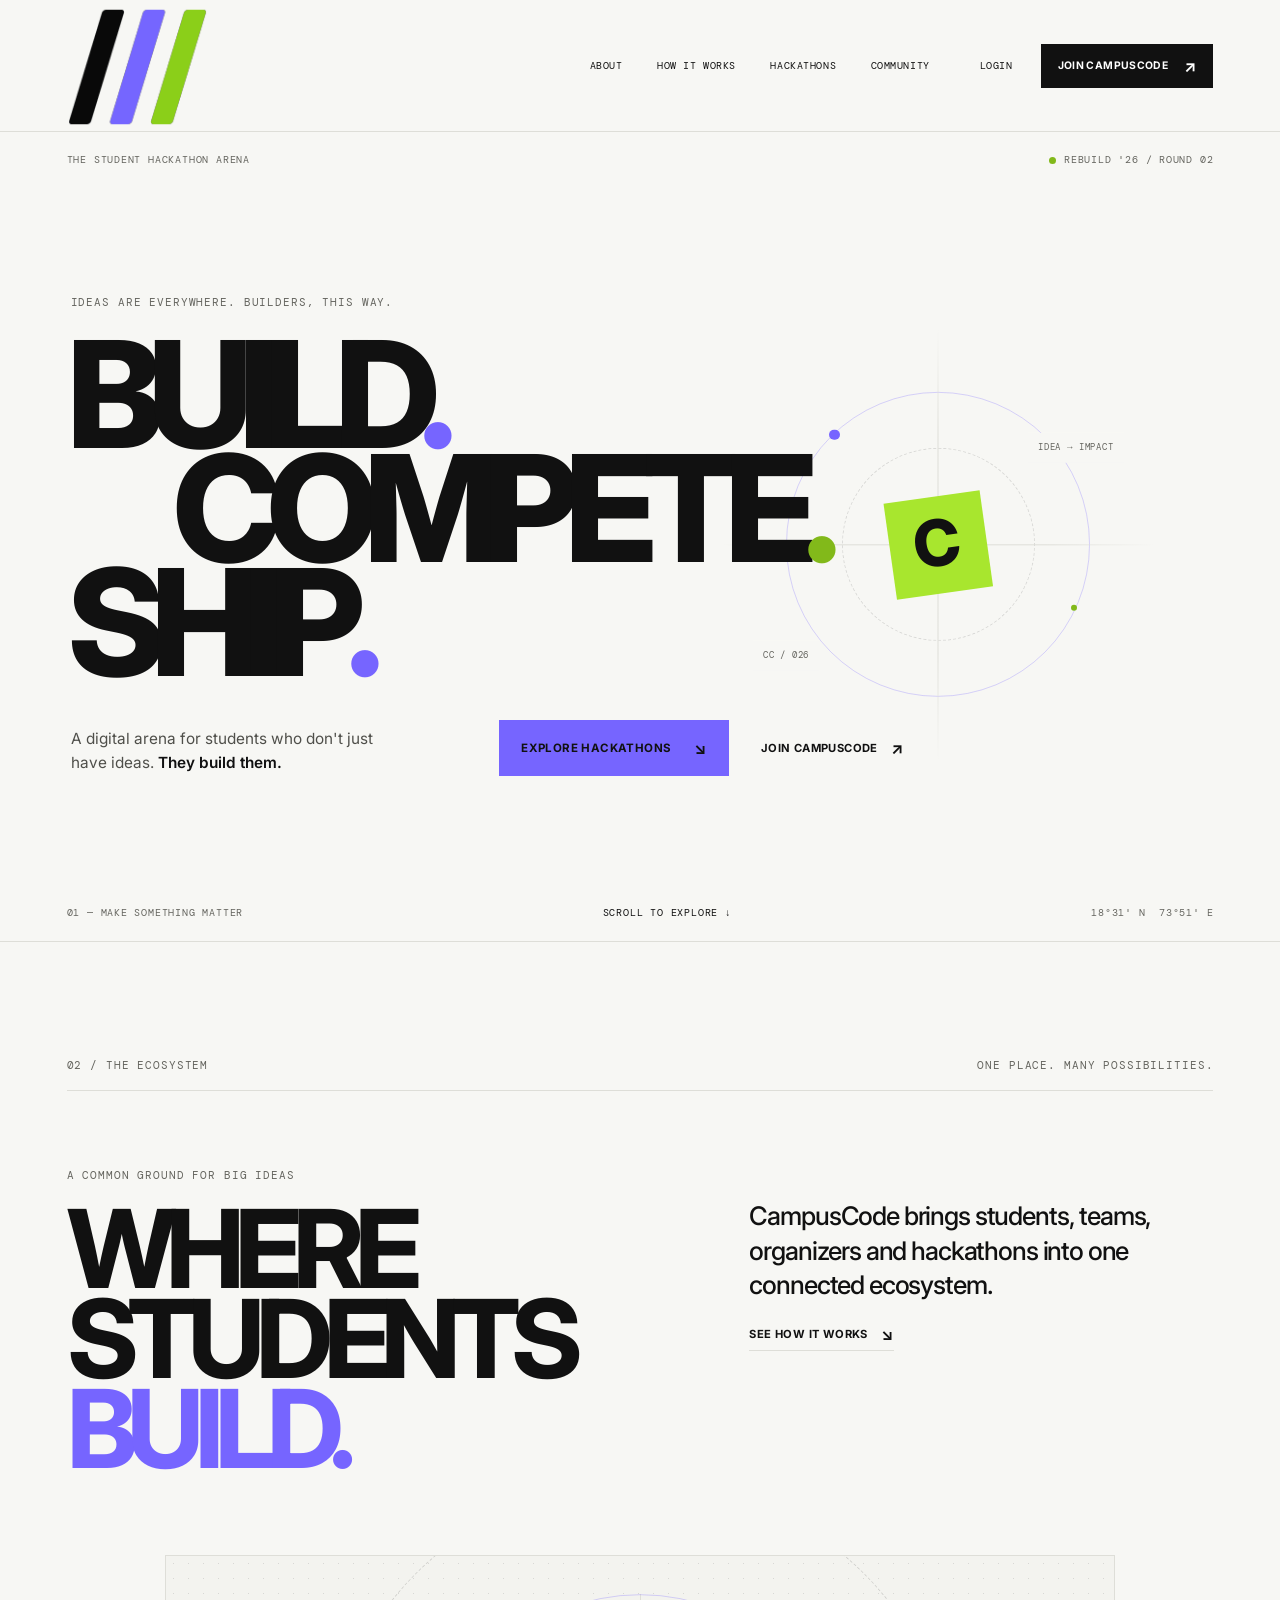
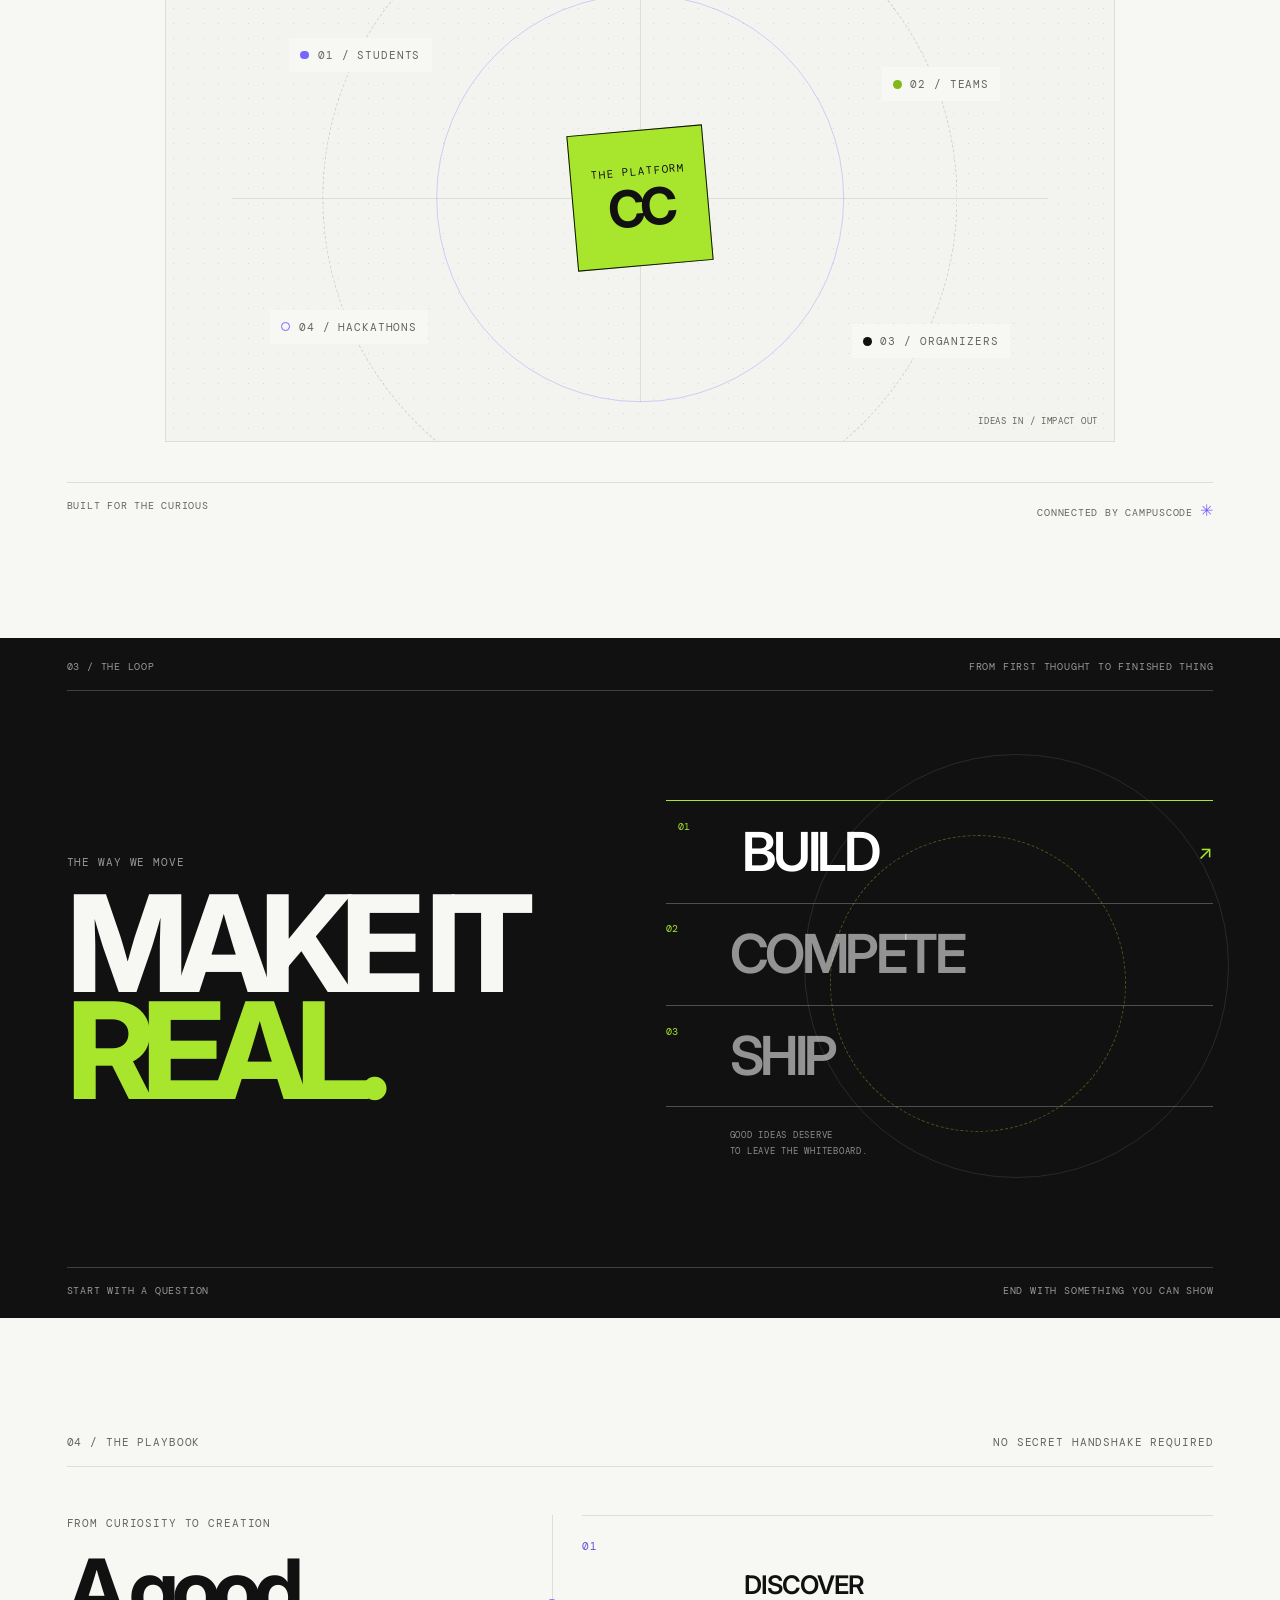
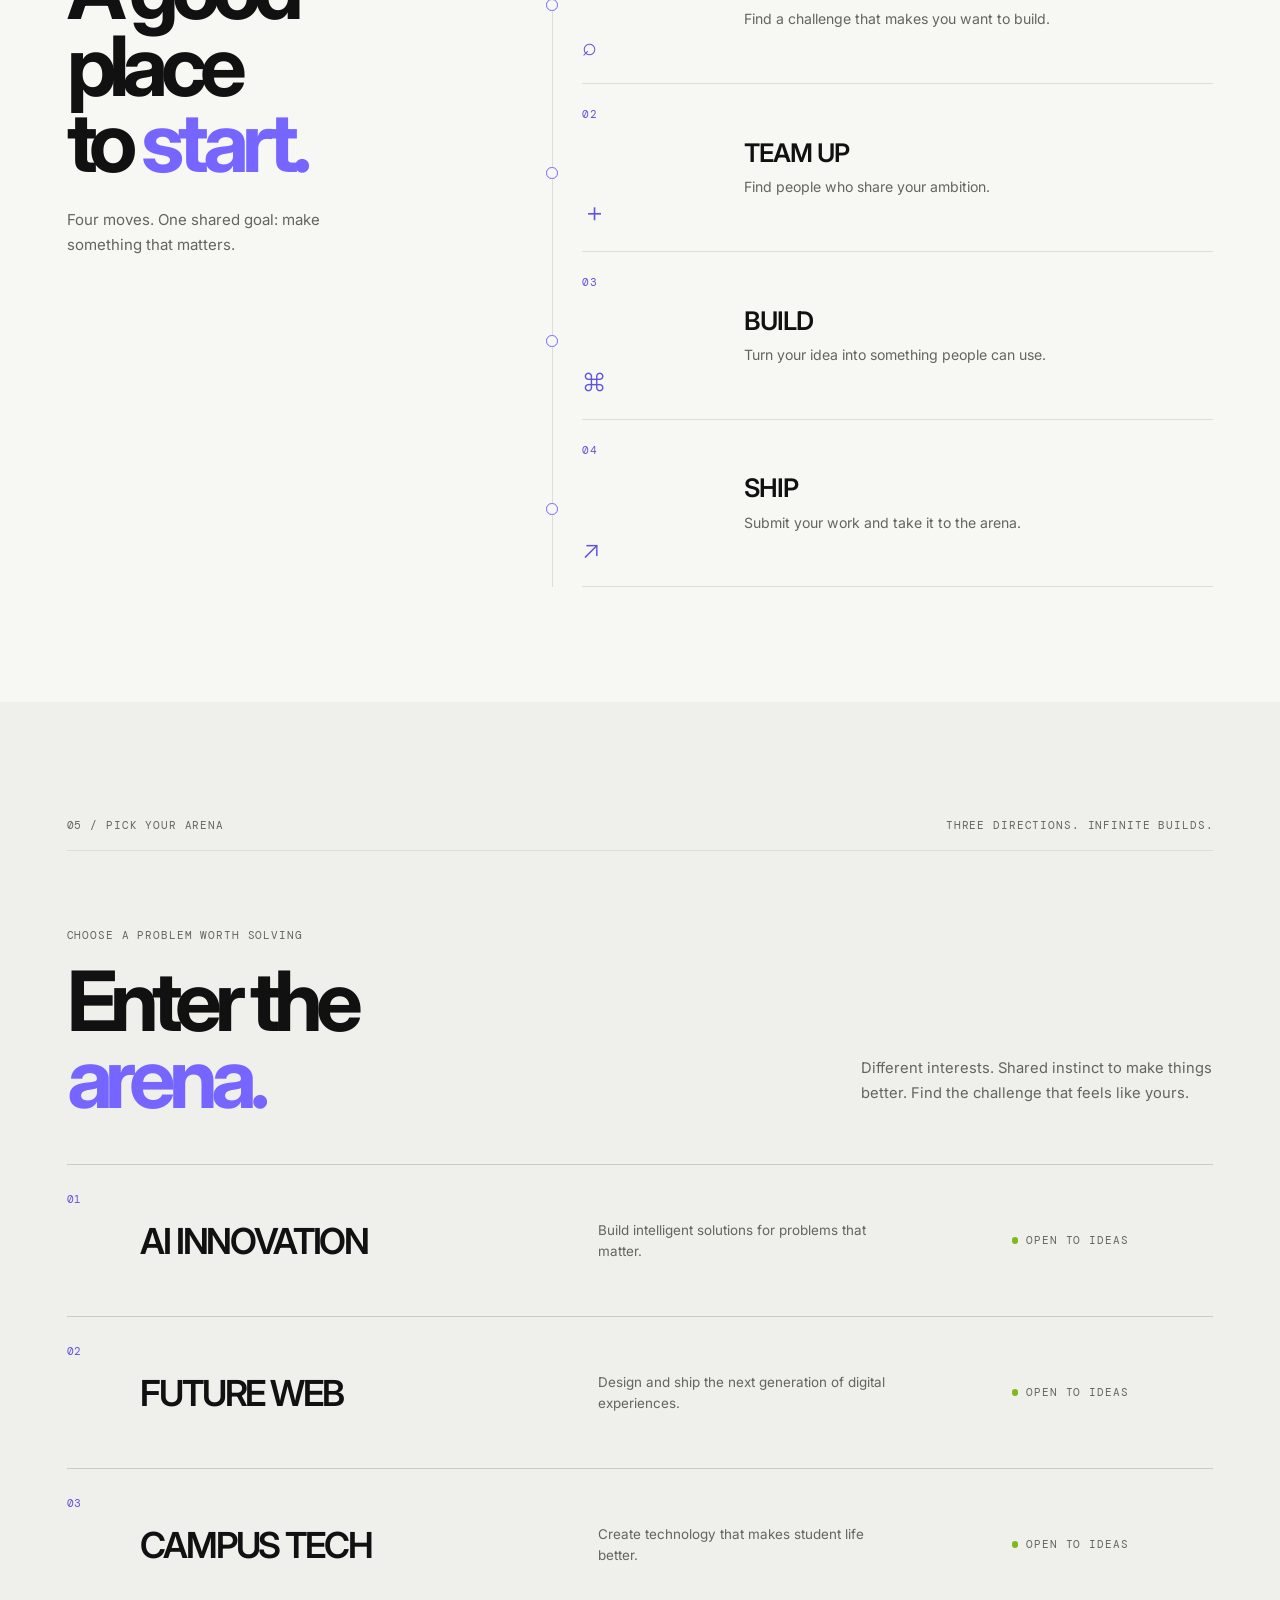
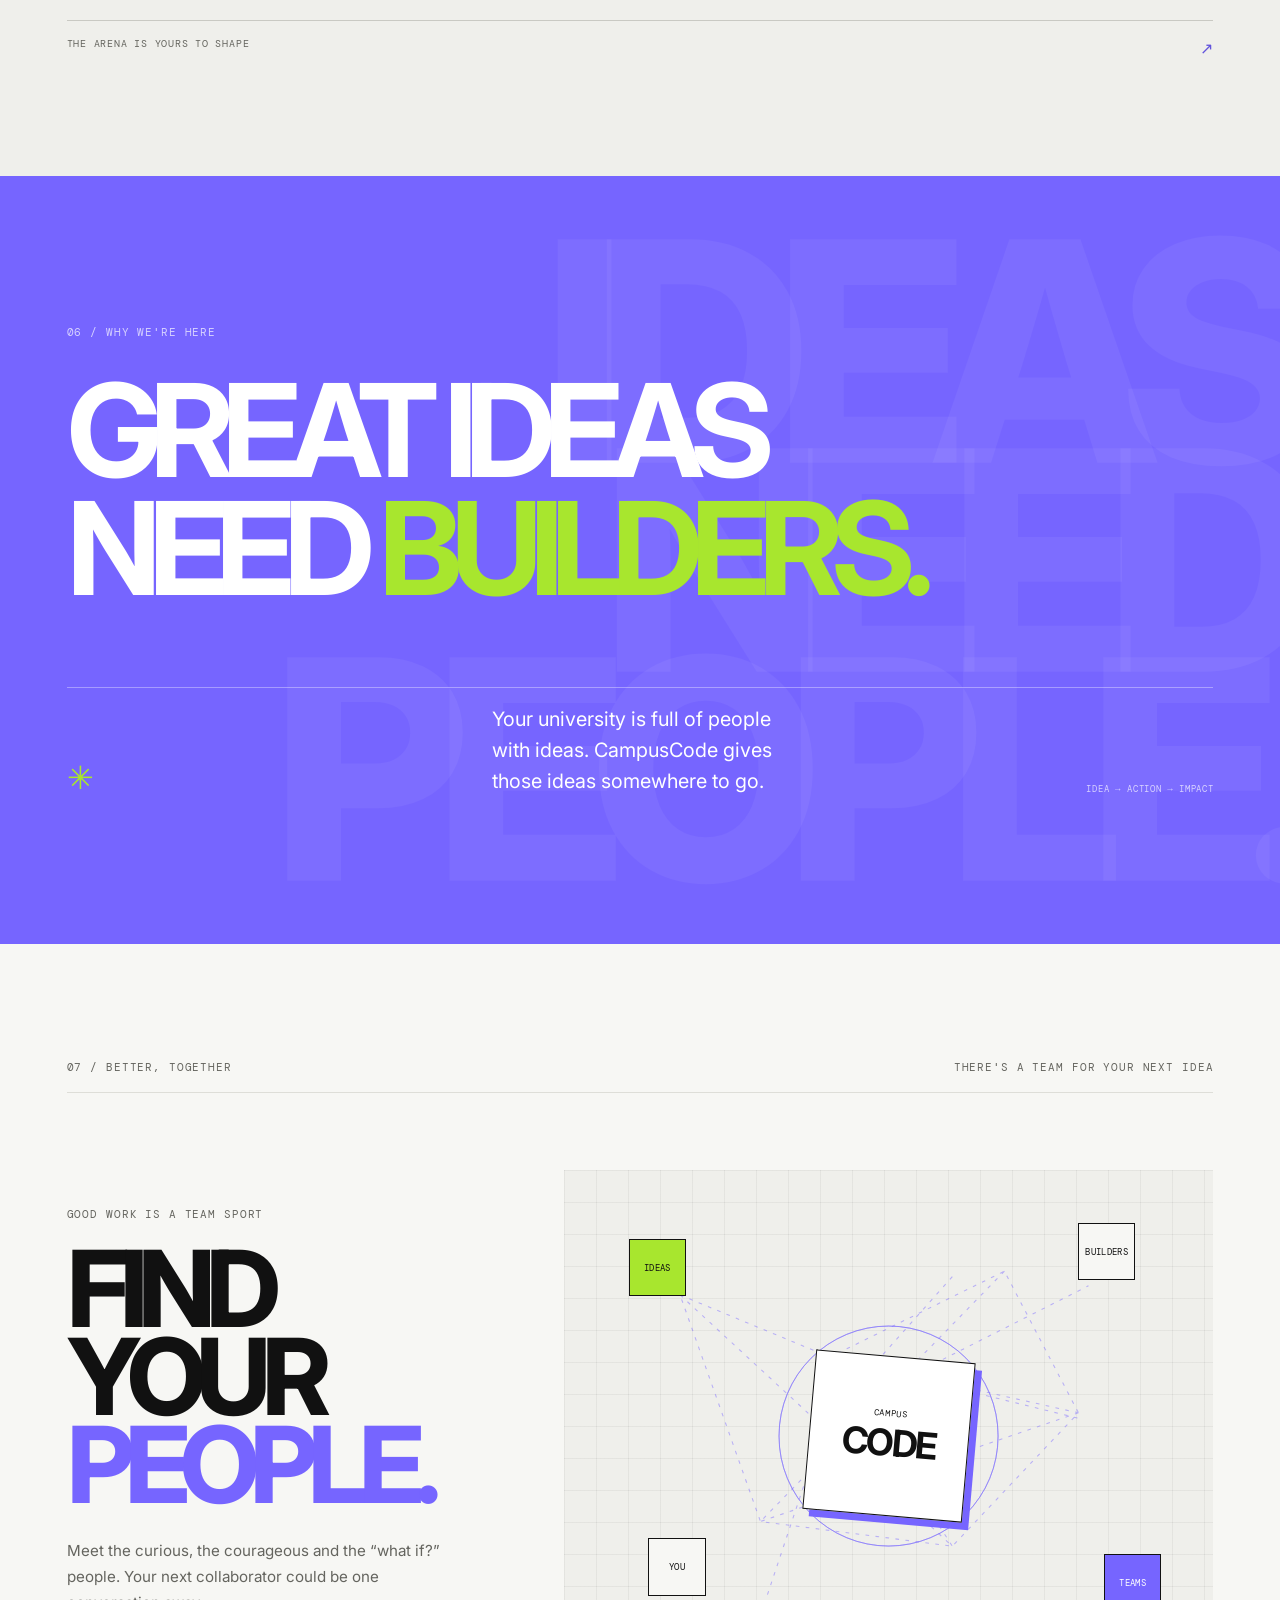
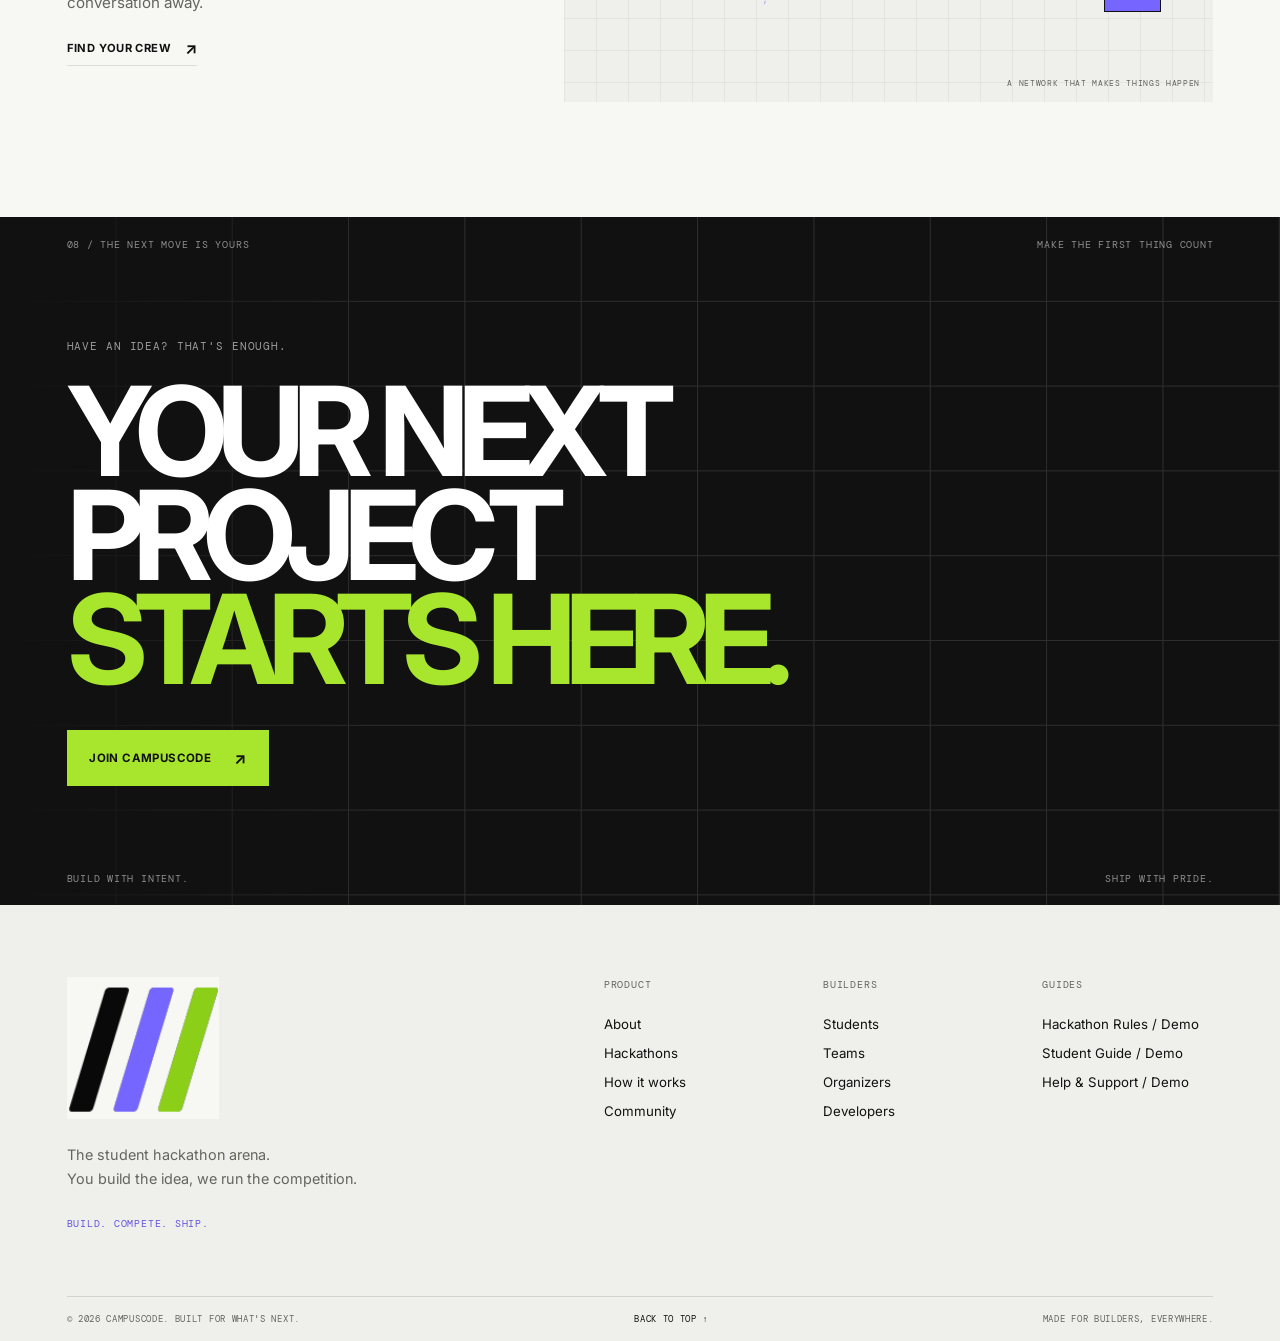
<file: index.html>
<!doctype html>
<html lang="en">
  <head>
    <meta charset="utf-8">
    <meta name="viewport" content="width=device-width, initial-scale=1">
    <meta name="theme-color" content="#f7f7f4">
    <meta name="description" content="CampusCode is a digital arena for students who don't just have ideas. They build them.">
    <title>CampusCode — Build. Compete. Ship.</title>
    <link rel="preconnect" href="https://fonts.googleapis.com">
    <link rel="preconnect" href="https://fonts.gstatic.com" crossorigin>
    <link href="https://fonts.googleapis.com/css2?family=DM+Mono:wght@400;500&family=Inter:wght@400;500;600;700;800;900&display=swap" rel="stylesheet">
    <link rel="stylesheet" href="css/global.css">
    <link rel="stylesheet" href="css/landing.css">
    <script src="js/landing.js" defer></script>
  </head>
  <body>
    <a class="skip-link" href="#main">Skip to content</a>
    <header class="site-header" data-header>
      <a class="brand" href="index.html" aria-label="CampusCode home">
        <img src="assets/images/campuscode-logo.png" alt="CampusCode">
      </a>
      <button class="menu-toggle" type="button" aria-expanded="false" aria-controls="primary-navigation" data-menu-toggle>
        <span class="menu-toggle__label">MENU</span>
        <span class="menu-toggle__icon" aria-hidden="true"><i></i><i></i></span>
      </button>
      <nav class="primary-navigation" id="primary-navigation" aria-label="Main navigation" data-navigation>
        <a href="#about">ABOUT</a>
        <a href="#how-it-works">HOW IT WORKS</a>
        <a href="#hackathons">HACKATHONS</a>
        <a href="#community">COMMUNITY</a>
        <div class="navigation-actions">
          <a class="navigation-login" href="login.html">LOGIN</a>
          <a class="button button--small button--dark" href="register.html">JOIN CAMPUSCODE <span aria-hidden="true">↗</span></a>
        </div>
      </nav>
    </header>

    <main id="main">
      <section class="hero" aria-labelledby="hero-title">
        <div class="hero__topline mono">
          <span>THE STUDENT HACKATHON ARENA</span>
          <span class="hero__edition"><span class="status-dot"></span> REBUILD '26 / ROUND 02</span>
        </div>
        <div class="hero__content">
          <div class="hero__copy">
            <p class="eyebrow hero__eyebrow" data-reveal>IDEAS ARE EVERYWHERE. BUILDERS, THIS WAY.</p>
            <h1 class="hero__title" id="hero-title">
              <span class="hero__line" data-hero-line>BUILD<span class="hero__period">.</span></span>
              <span class="hero__line hero__line--offset" data-hero-line>COMPETE<span class="hero__period hero__period--lime">.</span></span>
              <span class="hero__line" data-hero-line>SHIP<span class="hero__period">.</span></span>
            </h1>
            <div class="hero__bottom">
              <p class="hero__description">A digital arena for students who don't just have ideas. <strong>They build them.</strong></p>
              <div class="hero__actions">
                <a class="button button--purple" href="#hackathons">EXPLORE HACKATHONS <span aria-hidden="true">↘</span></a>
                <a class="text-link" href="register.html">JOIN CAMPUSCODE <span aria-hidden="true">↗</span></a>
              </div>
            </div>
          </div>
          <div class="hero-art" aria-hidden="true">
            <div class="hero-art__orbit hero-art__orbit--outer"></div>
            <div class="hero-art__orbit hero-art__orbit--inner"></div>
            <div class="hero-art__cross hero-art__cross--one"></div>
            <div class="hero-art__cross hero-art__cross--two"></div>
            <div class="hero-art__core"><span>C</span></div>
            <div class="hero-art__tag mono">IDEA → IMPACT</div>
            <div class="hero-art__index mono">CC / 026</div>
          </div>
        </div>
        <div class="hero__footer mono">
          <span>01 — MAKE SOMETHING MATTER</span>
          <a href="#about">SCROLL TO EXPLORE <span aria-hidden="true">↓</span></a>
          <span class="hero__coordinates">18°31' N&nbsp; 73°51' E</span>
        </div>
      </section>

      <section class="about section-pad" id="about" aria-labelledby="about-title">
        <div class="section-label mono" data-reveal><span>02 / THE ECOSYSTEM</span><span>ONE PLACE. MANY POSSIBILITIES.</span></div>
        <div class="about__layout">
          <div class="about__heading" data-reveal>
            <p class="eyebrow">A COMMON GROUND FOR BIG IDEAS</p>
            <h2 class="display-heading" id="about-title">WHERE<br>STUDENTS<br><span>BUILD.</span></h2>
          </div>
          <div class="about__statement" data-reveal>
            <p>CampusCode brings students, teams, organizers and hackathons into one connected ecosystem.</p>
            <a class="text-link" href="#how-it-works">SEE HOW IT WORKS <span aria-hidden="true">↘</span></a>
          </div>
          <div class="ecosystem" role="img" aria-label="Students connect with teams, organizers and hackathons through CampusCode">
            <div class="ecosystem__axis ecosystem__axis--horizontal"></div>
            <div class="ecosystem__axis ecosystem__axis--vertical"></div>
            <div class="ecosystem__orbit ecosystem__orbit--one"></div>
            <div class="ecosystem__orbit ecosystem__orbit--two"></div>
            <div class="ecosystem__node ecosystem__node--center"><span class="mono">THE PLATFORM</span><strong>CC</strong></div>
            <div class="ecosystem__node ecosystem__node--students"><span class="ecosystem__marker ecosystem__marker--purple"></span><span class="mono">01 / STUDENTS</span></div>
            <div class="ecosystem__node ecosystem__node--teams"><span class="ecosystem__marker ecosystem__marker--lime"></span><span class="mono">02 / TEAMS</span></div>
            <div class="ecosystem__node ecosystem__node--organizers"><span class="ecosystem__marker ecosystem__marker--black"></span><span class="mono">03 / ORGANIZERS</span></div>
            <div class="ecosystem__node ecosystem__node--events"><span class="ecosystem__marker ecosystem__marker--outline"></span><span class="mono">04 / HACKATHONS</span></div>
            <span class="ecosystem__notation mono">IDEAS IN / IMPACT OUT</span>
          </div>
        </div>
        <div class="about__footnote mono"><span>BUILT FOR THE CURIOUS</span><span>CONNECTED BY CAMPUSCODE <span class="about__spark" aria-hidden="true">✳</span></span></div>
      </section>

      <section class="build-together" aria-labelledby="build-together-title">
        <div class="build-together__topline mono"><span>03 / THE LOOP</span><span>FROM FIRST THOUGHT TO FINISHED THING</span></div>
        <div class="build-together__main">
          <div class="build-together__intro">
            <p class="eyebrow">THE WAY WE MOVE</p>
            <h2 id="build-together-title">MAKE IT<br><span>REAL.</span></h2>
          </div>
          <div class="build-loop" data-build-loop>
            <a class="build-loop__step is-active" href="#how-it-works" data-loop-step="build">
              <span class="build-loop__number mono">01</span><span class="build-loop__word">BUILD</span><span class="build-loop__symbol" aria-hidden="true">↗</span>
            </a>
            <a class="build-loop__step" href="#hackathons" data-loop-step="compete">
              <span class="build-loop__number mono">02</span><span class="build-loop__word">COMPETE</span><span class="build-loop__symbol" aria-hidden="true">↗</span>
            </a>
            <a class="build-loop__step" href="#community" data-loop-step="ship">
              <span class="build-loop__number mono">03</span><span class="build-loop__word">SHIP</span><span class="build-loop__symbol" aria-hidden="true">↗</span>
            </a>
            <p class="build-loop__note mono">GOOD IDEAS DESERVE<br>TO LEAVE THE WHITEBOARD.</p>
          </div>
        </div>
        <div class="build-together__bottom mono"><span>START WITH A QUESTION</span><span>END WITH SOMETHING YOU CAN SHOW</span></div>
      </section>

      <section class="how section-pad" id="how-it-works" aria-labelledby="how-title">
        <div class="section-label mono" data-reveal><span>04 / THE PLAYBOOK</span><span>NO SECRET HANDSHAKE REQUIRED</span></div>
        <div class="how__intro" data-reveal>
          <p class="eyebrow">FROM CURIOSITY TO CREATION</p>
          <h2 class="section-heading" id="how-title">A good place<br>to <span>start.</span></h2>
          <p class="how__summary">Four moves. One shared goal: make something that matters.</p>
        </div>
        <div class="how__steps">
          <article class="how-step" data-reveal>
            <div class="how-step__meta"><span class="mono">01</span><span class="how-step__mark" aria-hidden="true">⌕</span></div>
            <div><h3>DISCOVER</h3><p>Find a challenge that makes you want to build.</p></div>
            <span class="how-step__arrow" aria-hidden="true">↗</span>
          </article>
          <article class="how-step" data-reveal>
            <div class="how-step__meta"><span class="mono">02</span><span class="how-step__mark" aria-hidden="true">＋</span></div>
            <div><h3>TEAM UP</h3><p>Find people who share your ambition.</p></div>
            <span class="how-step__arrow" aria-hidden="true">↗</span>
          </article>
          <article class="how-step" data-reveal>
            <div class="how-step__meta"><span class="mono">03</span><span class="how-step__mark" aria-hidden="true">⌘</span></div>
            <div><h3>BUILD</h3><p>Turn your idea into something people can use.</p></div>
            <span class="how-step__arrow" aria-hidden="true">↗</span>
          </article>
          <article class="how-step" data-reveal>
            <div class="how-step__meta"><span class="mono">04</span><span class="how-step__mark" aria-hidden="true">↗</span></div>
            <div><h3>SHIP</h3><p>Submit your work and take it to the arena.</p></div>
            <span class="how-step__arrow" aria-hidden="true">↗</span>
          </article>
        </div>
      </section>

      <section class="arena section-pad" id="hackathons" aria-labelledby="arena-title">
        <div class="section-label mono" data-reveal><span>05 / PICK YOUR ARENA</span><span>THREE DIRECTIONS. INFINITE BUILDS.</span></div>
        <div class="arena__intro" data-reveal>
          <div>
            <p class="eyebrow">CHOOSE A PROBLEM WORTH SOLVING</p>
            <h2 class="section-heading" id="arena-title">Enter the<br><span>arena.</span></h2>
          </div>
          <p>Different interests. Shared instinct to make things better. Find the challenge that feels like yours.</p>
        </div>
        <div class="arena-list">
          <a class="arena-row" href="register.html" data-reveal>
            <span class="arena-row__number mono">01</span>
            <span class="arena-row__name">AI INNOVATION</span>
            <span class="arena-row__description">Build intelligent solutions for problems that matter.</span>
            <span class="arena-row__status"><i></i><span class="mono">OPEN TO IDEAS</span></span>
            <span class="arena-row__arrow" aria-hidden="true">↗</span>
          </a>
          <a class="arena-row" href="register.html" data-reveal>
            <span class="arena-row__number mono">02</span>
            <span class="arena-row__name">FUTURE WEB</span>
            <span class="arena-row__description">Design and ship the next generation of digital experiences.</span>
            <span class="arena-row__status"><i></i><span class="mono">OPEN TO IDEAS</span></span>
            <span class="arena-row__arrow" aria-hidden="true">↗</span>
          </a>
          <a class="arena-row" href="register.html" data-reveal>
            <span class="arena-row__number mono">03</span>
            <span class="arena-row__name">CAMPUS TECH</span>
            <span class="arena-row__description">Create technology that makes student life better.</span>
            <span class="arena-row__status"><i></i><span class="mono">OPEN TO IDEAS</span></span>
            <span class="arena-row__arrow" aria-hidden="true">↗</span>
          </a>
        </div>
        <p class="arena__footnote mono">THE ARENA IS YOURS TO SHAPE <span>↗</span></p>
      </section>

      <section class="mission" aria-labelledby="mission-title">
        <div class="mission__background" aria-hidden="true">IDEAS<br>NEED<br>PEOPLE.</div>
        <div class="mission__content">
          <p class="eyebrow">06 / WHY WE'RE HERE</p>
          <h2 id="mission-title">GREAT IDEAS<br>NEED <span>BUILDERS.</span></h2>
          <div class="mission__bottom">
            <span class="mission__asterisk" aria-hidden="true">✳</span>
            <p>Your university is full of people with ideas. CampusCode gives those ideas somewhere to go.</p>
            <span class="mono">IDEA → ACTION → IMPACT</span>
          </div>
        </div>
      </section>

      <section class="community section-pad" id="community" aria-labelledby="community-title">
        <div class="section-label mono" data-reveal><span>07 / BETTER, TOGETHER</span><span>THERE'S A TEAM FOR YOUR NEXT IDEA</span></div>
        <div class="community__layout">
          <div class="community__copy" data-reveal>
            <p class="eyebrow">GOOD WORK IS A TEAM SPORT</p>
            <h2 class="display-heading" id="community-title">FIND<br>YOUR<br><span>PEOPLE.</span></h2>
            <p class="community__description">Meet the curious, the courageous and the “what if?” people. Your next collaborator could be one conversation away.</p>
            <a class="text-link" href="register.html">FIND YOUR CREW <span aria-hidden="true">↗</span></a>
          </div>
          <div class="network" role="img" aria-label="A connected community network of students, builders and ideas">
            <svg class="network__lines" viewBox="0 0 640 520" fill="none" aria-hidden="true">
              <path d="M92 106 256 174 447 80 528 235 390 381 180 354 92 106Zm164 68 134 207m-134-207 272 67m-138-155-138 155-70 210m70-210 287-145M92 106l298 275m57-301L180 354m348-119L180 354m76-180 272 61" />
            </svg>
            <span class="network__pulse network__pulse--one"></span>
            <span class="network__pulse network__pulse--two"></span>
            <span class="network__pulse network__pulse--three"></span>
            <span class="network__node network__node--one">IDEAS</span>
            <span class="network__node network__node--two">BUILDERS</span>
            <span class="network__node network__node--three">TEAMS</span>
            <span class="network__node network__node--four">YOU</span>
            <span class="network__core"><span class="mono">CAMPUS</span><strong>CODE</strong></span>
            <span class="network__caption mono">A NETWORK THAT MAKES THINGS HAPPEN</span>
          </div>
        </div>
      </section>

      <section class="final-cta" aria-labelledby="final-cta-title">
        <div class="final-cta__grid" aria-hidden="true"></div>
        <div class="final-cta__topline mono"><span>08 / THE NEXT MOVE IS YOURS</span><span>MAKE THE FIRST THING COUNT</span></div>
        <div class="final-cta__content">
          <p class="eyebrow">HAVE AN IDEA? THAT'S ENOUGH.</p>
          <h2 id="final-cta-title">YOUR NEXT<br>PROJECT<br><span>STARTS HERE.</span></h2>
          <a class="button button--lime" href="register.html">JOIN CAMPUSCODE <span aria-hidden="true">↗</span></a>
        </div>
        <div class="final-cta__bottom mono"><span>BUILD WITH INTENT.</span><span>SHIP WITH PRIDE.</span></div>
      </section>
    </main>

    <footer class="site-footer">
      <div class="site-footer__main">
        <div class="site-footer__brand">
          <a class="brand" href="index.html" aria-label="CampusCode home">
            <img src="assets/images/campuscode-logo.png" alt="CampusCode">
          </a>
          <p>The student hackathon arena.<br>You build the idea, we run the competition.</p>
          <span class="mono">BUILD. COMPETE. SHIP.</span>
        </div>
        <div class="footer-group">
          <h2 class="mono">PRODUCT</h2>
          <a href="#about">About</a>
          <a href="#hackathons">Hackathons</a>
          <a href="#how-it-works">How it works</a>
          <a href="#community">Community</a>
        </div>
        <div class="footer-group">
          <h2 class="mono">BUILDERS</h2>
          <a href="register.html">Students</a>
          <a href="register.html">Teams</a>
          <a href="register.html">Organizers</a>
          <a href="register.html">Developers</a>
        </div>
        <div class="footer-group">
          <h2 class="mono">GUIDES</h2>
          <a href="student/dashboard.html#rulebot">Hackathon Rules / Demo</a>
          <a href="student/dashboard.html#student-guide">Student Guide / Demo</a>
          <a href="student/dashboard.html#support">Help &amp; Support / Demo</a>
        </div>
      </div>
      <div class="site-footer__legal mono">
        <span>© 2026 CAMPUSCODE. BUILT FOR WHAT'S NEXT.</span>
        <a href="#main">BACK TO TOP ↑</a>
        <span>MADE FOR BUILDERS, EVERYWHERE.</span>
      </div>
    </footer>
  </body>
</html>
</file>
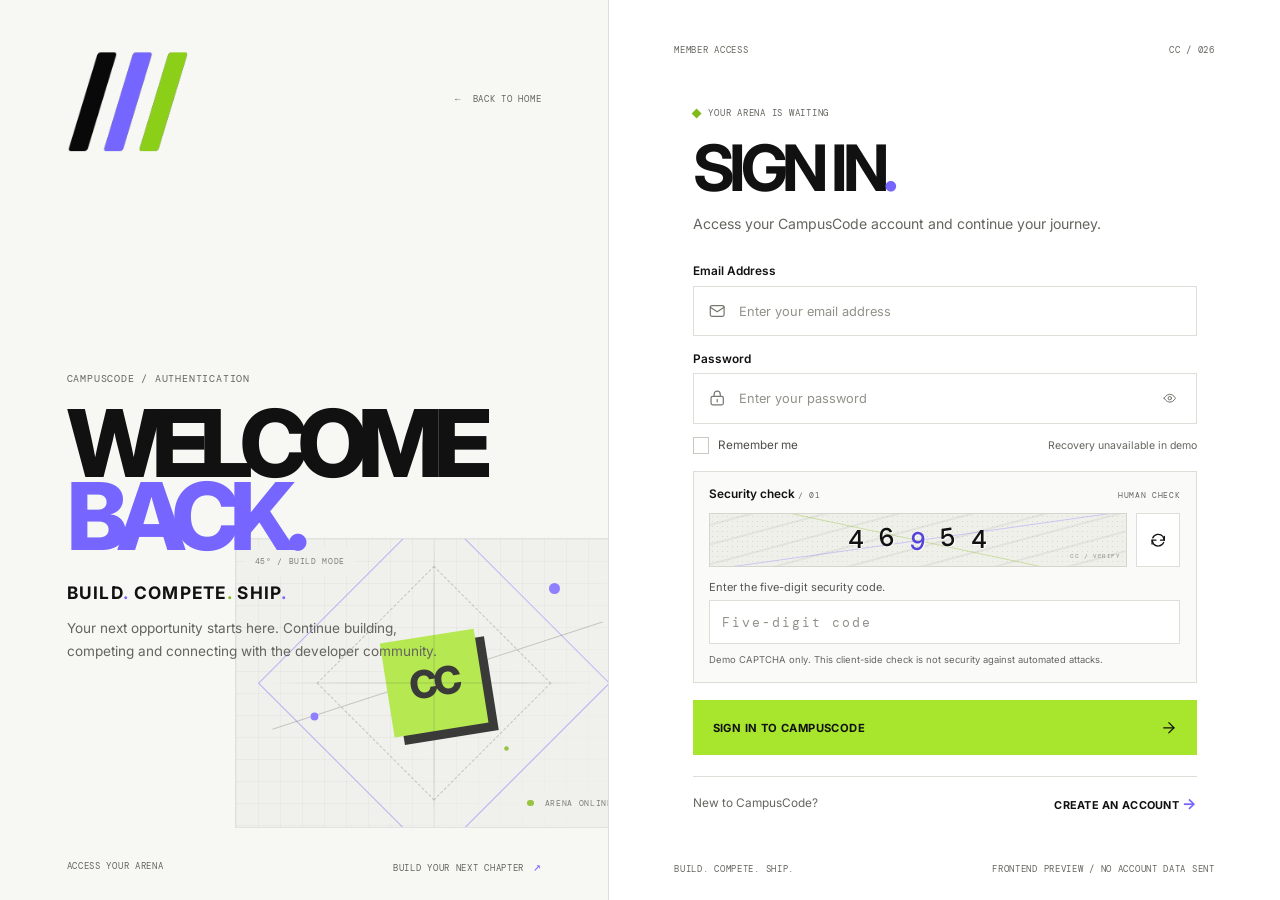
<file: login.html>
<!doctype html>
<html lang="en">
  <head>
    <meta charset="utf-8">
    <meta name="viewport" content="width=device-width, initial-scale=1">
    <meta name="theme-color" content="#f7f7f4">
    <title>Log in — CampusCode</title>
    <link rel="preconnect" href="https://fonts.googleapis.com">
    <link rel="preconnect" href="https://fonts.gstatic.com" crossorigin>
    <link href="https://fonts.googleapis.com/css2?family=DM+Mono:wght@400;500&family=Inter:wght@400;500;600;700;800&display=swap" rel="stylesheet">
    <link rel="stylesheet" href="css/global.css">
    <link rel="stylesheet" href="css/login.css">
    <script src="js/login.js" defer></script>
  </head>
  <body class="login-page">
    <main class="login-shell">
      <section class="brand-panel" aria-labelledby="brand-title">
        <div class="brand-panel__top">
          <a class="brand-panel__logo" href="index.html" aria-label="CampusCode home">
            <img src="assets/images/campuscode-logo.png" alt="CampusCode">
          </a>
          <a class="brand-panel__back mono" href="index.html"><span aria-hidden="true">←</span> BACK TO HOME</a>
        </div>

        <div class="brand-panel__copy">
          <p class="eyebrow">CAMPUSCODE / AUTHENTICATION</p>
          <h1 id="brand-title">WELCOME<br><span>BACK.</span></h1>
          <p class="brand-panel__motto">BUILD<span>.</span> COMPETE<span class="brand-panel__motto-lime">.</span> SHIP<span>.</span></p>
          <p class="brand-panel__description">Your next opportunity starts here. Continue building, competing and connecting with the developer community.</p>
        </div>

        <div class="arena-art" aria-hidden="true">
          <div class="arena-art__grid"></div>
          <div class="arena-art__frame arena-art__frame--outer"></div>
          <div class="arena-art__frame arena-art__frame--inner"></div>
          <div class="arena-art__bar"></div>
          <div class="arena-art__square"><span>CC</span></div>
          <div class="arena-art__disc"></div>
          <div class="arena-art__cross arena-art__cross--x"></div>
          <div class="arena-art__cross arena-art__cross--y"></div>
          <span class="arena-art__coordinate mono">45° / BUILD MODE</span>
          <span class="arena-art__status mono"><i></i> ARENA ONLINE</span>
        </div>

        <div class="brand-panel__footer mono">
          <span>ACCESS YOUR ARENA</span>
          <span>BUILD YOUR NEXT CHAPTER <b>↗</b></span>
        </div>
      </section>

      <section class="form-panel" aria-labelledby="login-title">
        <div class="form-panel__top mono">
          <span>MEMBER ACCESS</span>
          <span>CC / 026</span>
        </div>

        <div class="login-card">
          <p class="eyebrow login-card__eyebrow"><span class="login-card__eyebrow-mark"></span> YOUR ARENA IS WAITING</p>
          <h2 id="login-title">SIGN IN<span>.</span></h2>
          <p class="login-card__description">Access your CampusCode account and continue your journey.</p>

          <form class="login-form" id="login-form" novalidate>
            <div class="form-field">
              <label for="login-email">Email Address</label>
              <div class="input-wrap">
                <svg class="input-icon" viewBox="0 0 24 24" fill="none" aria-hidden="true">
                  <rect x="3" y="5" width="18" height="14" rx="2"></rect>
                  <path d="m3 7 9 6 9-6"></path>
                </svg>
                <input id="login-email" name="email" type="email" autocomplete="email" placeholder="Enter your email address" aria-describedby="email-error" required>
              </div>
              <span class="field-error" id="email-error"></span>
            </div>

            <div class="form-field">
              <label for="login-password">Password</label>
              <div class="input-wrap input-wrap--password">
                <svg class="input-icon" viewBox="0 0 24 24" fill="none" aria-hidden="true">
                  <rect x="4" y="10" width="16" height="11" rx="2"></rect>
                  <path d="M8 10V7a4 4 0 1 1 8 0v3"></path>
                  <path d="M12 14v3"></path>
                </svg>
                <input id="login-password" name="password" type="password" autocomplete="current-password" placeholder="Enter your password" aria-describedby="password-error" required>
                <button class="password-toggle" type="button" aria-label="Show password" aria-pressed="false" data-password-toggle>
                  <svg class="password-toggle__show" viewBox="0 0 24 24" fill="none" aria-hidden="true">
                    <path d="M2 12s3.6-7 10-7 10 7 10 7-3.6 7-10 7S2 12 2 12Z"></path>
                    <circle cx="12" cy="12" r="3"></circle>
                  </svg>
                  <svg class="password-toggle__hide" viewBox="0 0 24 24" fill="none" aria-hidden="true">
                    <path d="m3 3 18 18"></path>
                    <path d="M10.6 10.6a2 2 0 0 0 2.8 2.8"></path>
                    <path d="M9.9 5.2A10.7 10.7 0 0 1 12 5c6.4 0 10 7 10 7a15.7 15.7 0 0 1-3 3.8"></path>
                    <path d="M6.2 6.2C3.5 8 2 12 2 12s3.6 7 10 7a10.7 10.7 0 0 0 4-.8"></path>
                  </svg>
                </button>
              </div>
              <span class="field-error" id="password-error"></span>
            </div>

            <div class="form-options">
              <label class="remember-option" for="remember-me">
                <input id="remember-me" name="remember" type="checkbox">
                <span class="remember-option__box" aria-hidden="true"></span>
                <span>Remember me</span>
              </label>
              <span class="forgot-link">Recovery unavailable in demo</span>
            </div>

            <div class="captcha">
              <div class="captcha__heading">
                <label for="captcha-input">Security check <span class="mono">/ 01</span></label>
                <span class="captcha__hint mono">HUMAN CHECK</span>
              </div>
              <div class="captcha__row">
                <div class="captcha-display" role="img" aria-label="Generated five-digit demo security code" data-captcha-display>
                  <span class="captcha-display__digits" data-captcha-digits></span>
                  <span class="captcha-display__stamp mono" aria-hidden="true">CC / VERIFY</span>
                </div>
                <button class="captcha-refresh" type="button" aria-label="Generate a new security code" data-captcha-refresh>
                  <svg viewBox="0 0 24 24" fill="none" aria-hidden="true">
                    <path d="M20 7v5h-5"></path>
                    <path d="M4.9 9a8 8 0 0 1 13.2-2L20 12M4 17v-5h5"></path>
                    <path d="M19.1 15a8 8 0 0 1-13.2 2L4 12"></path>
                  </svg>
                </button>
              </div>
              <label class="captcha__instruction" for="captcha-input">Enter the five-digit security code.</label>
              <input class="captcha__input" id="captcha-input" name="captcha" type="text" inputmode="numeric" autocomplete="off" placeholder="Five-digit code" maxlength="5" pattern="[0-9]{5}" aria-describedby="captcha-error captcha-disclaimer" required>
              <span class="field-error" id="captcha-error"></span>
              <p class="captcha__disclaimer" id="captcha-disclaimer">Demo CAPTCHA only. This client-side check is not security against automated attacks.</p>
            </div>

            <p class="form-feedback" role="alert" aria-live="assertive" data-form-error></p>
            <p class="form-success" role="status" aria-live="polite" data-form-success></p>
            <button class="login-submit" type="submit" data-submit-button>
              <span data-submit-label>SIGN IN TO CAMPUSCODE</span>
              <svg class="login-submit__arrow" viewBox="0 0 24 24" fill="none" aria-hidden="true">
                <path d="M5 12h14"></path>
                <path d="m12 5 7 7-7 7"></path>
              </svg>
            </button>
          </form>

          <div class="login-card__register">
            <p>New to CampusCode?</p>
            <a href="register.html">CREATE AN ACCOUNT <span aria-hidden="true">→</span></a>
          </div>
        </div>

        <div class="form-panel__footer mono">
          <span>BUILD. COMPETE. SHIP.</span>
          <span>FRONTEND PREVIEW / NO ACCOUNT DATA SENT</span>
        </div>
      </section>
    </main>
  </body>
</html>
</file>
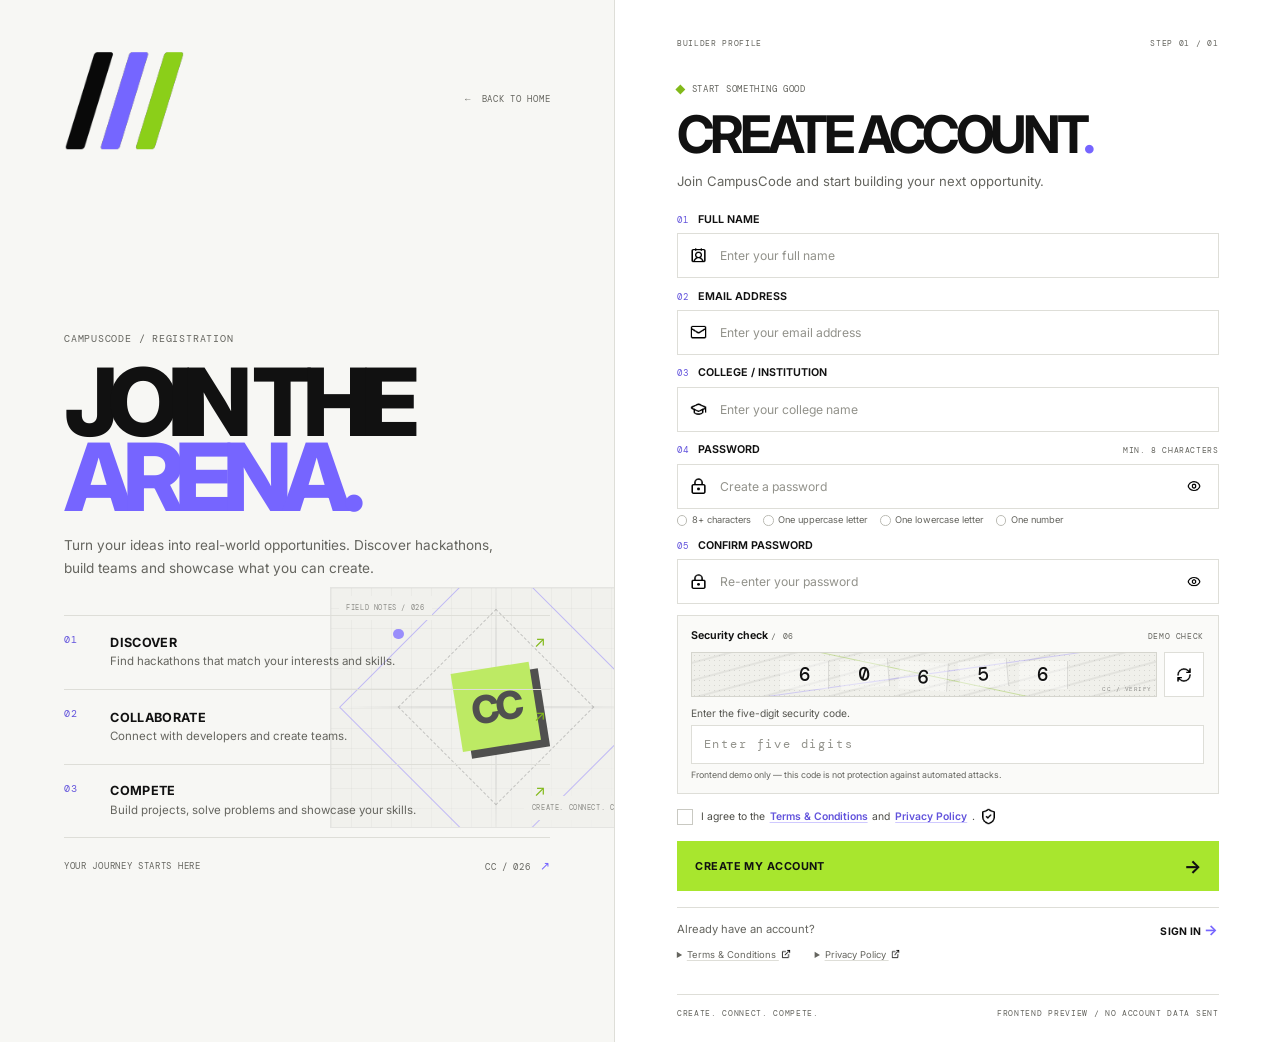
<file: register.html>
<!doctype html>
<html lang="en">
  <head>
    <meta charset="utf-8">
    <meta name="viewport" content="width=device-width, initial-scale=1">
    <meta name="theme-color" content="#f7f7f4">
    <meta name="description" content="Join CampusCode to discover hackathons, build teams and compete with student developers.">
    <title>Create an account — CampusCode</title>
    <link rel="preconnect" href="https://fonts.googleapis.com">
    <link rel="preconnect" href="https://fonts.gstatic.com" crossorigin>
    <link href="https://fonts.googleapis.com/css2?family=DM+Mono:wght@400;500&family=Inter:wght@400;500;600;700;800&display=swap" rel="stylesheet">
    <link rel="stylesheet" href="css/global.css">
    <link rel="stylesheet" href="css/register.css">
    <script src="js/register.js" defer></script>
  </head>
  <body class="register-page">
    <main class="register-shell">
      <section class="register-brand" aria-labelledby="register-brand-title">
        <div class="register-brand__top">
          <a class="register-brand__logo" href="index.html" aria-label="CampusCode home">
            <img src="assets/images/campuscode-logo.png" alt="CampusCode">
          </a>
          <a class="register-brand__back mono" href="index.html"><span aria-hidden="true">←</span> BACK TO HOME</a>
        </div>

        <div class="register-brand__intro">
          <p class="eyebrow">CAMPUSCODE / REGISTRATION</p>
          <h1 id="register-brand-title">JOIN THE<br><span>ARENA.</span></h1>
          <p class="register-brand__description">Turn your ideas into real-world opportunities. Discover hackathons, build teams and showcase what you can create.</p>
        </div>

        <ol class="register-features" aria-label="What you can do on CampusCode">
          <li>
            <span class="register-features__number mono">01</span>
            <div><h2>DISCOVER</h2><p>Find hackathons that match your interests and skills.</p></div>
            <span class="register-features__arrow" aria-hidden="true">↗</span>
          </li>
          <li>
            <span class="register-features__number mono">02</span>
            <div><h2>COLLABORATE</h2><p>Connect with developers and create teams.</p></div>
            <span class="register-features__arrow" aria-hidden="true">↗</span>
          </li>
          <li>
            <span class="register-features__number mono">03</span>
            <div><h2>COMPETE</h2><p>Build projects, solve problems and showcase your skills.</p></div>
            <span class="register-features__arrow" aria-hidden="true">↗</span>
          </li>
        </ol>

        <div class="register-art" aria-hidden="true">
          <div class="register-art__grid"></div>
          <div class="register-art__orbit register-art__orbit--outer"></div>
          <div class="register-art__orbit register-art__orbit--inner"></div>
          <div class="register-art__cross register-art__cross--horizontal"></div>
          <div class="register-art__cross register-art__cross--vertical"></div>
          <div class="register-art__tile"><span>CC</span></div>
          <div class="register-art__dot register-art__dot--purple"></div>
          <div class="register-art__dot register-art__dot--lime"></div>
          <span class="register-art__label register-art__label--top mono">FIELD NOTES / 026</span>
          <span class="register-art__label register-art__label--bottom mono">CREATE. CONNECT. COMPETE.</span>
        </div>

        <div class="register-brand__footer mono">
          <span>YOUR JOURNEY STARTS HERE</span>
          <span>CC / 026 <b>↗</b></span>
        </div>
      </section>

      <section class="register-form-panel" aria-labelledby="register-form-title">
        <div class="register-form-panel__top mono">
          <span>BUILDER PROFILE</span>
          <span>STEP 01 / 01</span>
        </div>

        <div class="register-card">
          <p class="eyebrow register-card__eyebrow"><span></span> START SOMETHING GOOD</p>
          <h2 id="register-form-title">CREATE ACCOUNT<span>.</span></h2>
          <p class="register-card__description">Join CampusCode and start building your next opportunity.</p>

          <form class="register-form" id="register-form" novalidate>
            <div class="register-field">
              <div class="register-field__heading">
                <label for="register-name"><span class="mono">01</span> FULL NAME</label>
              </div>
              <div class="register-input-wrap">
                <img class="register-input-icon" src="assets/icons/contact-round.png" alt="" data-icon>
                <svg class="register-input-icon-fallback" viewBox="0 0 24 24" fill="none" aria-hidden="true">
                  <circle cx="9" cy="8" r="3.3"></circle><path d="M3 19c.5-3.1 2.7-5 6-5s5.5 1.9 6 5"></path><path d="M16 5.2a3.1 3.1 0 0 1 0 5.9M18 14c1.7.7 2.7 2.3 3 5"></path>
                </svg>
                <input id="register-name" name="name" type="text" autocomplete="name" placeholder="Enter your full name" aria-describedby="name-error" required>
              </div>
              <span class="register-field__error" id="name-error"></span>
            </div>

            <div class="register-field">
              <div class="register-field__heading">
                <label for="register-email"><span class="mono">02</span> EMAIL ADDRESS</label>
              </div>
              <div class="register-input-wrap">
                <img class="register-input-icon" src="assets/icons/mail.png" alt="" data-icon>
                <svg class="register-input-icon-fallback" viewBox="0 0 24 24" fill="none" aria-hidden="true">
                  <rect x="3" y="5" width="18" height="14" rx="2"></rect><path d="m3 7 9 6 9-6"></path>
                </svg>
                <input id="register-email" name="email" type="email" autocomplete="email" placeholder="Enter your email address" aria-describedby="email-error" required>
              </div>
              <span class="register-field__error" id="email-error"></span>
            </div>

            <div class="register-field">
              <div class="register-field__heading">
                <label for="register-college"><span class="mono">03</span> COLLEGE / INSTITUTION</label>
              </div>
              <div class="register-input-wrap">
                <img class="register-input-icon" src="assets/icons/graduation-cap.png" alt="" data-icon>
                <svg class="register-input-icon-fallback" viewBox="0 0 24 24" fill="none" aria-hidden="true">
                  <path d="m2 9 10-5 10 5-10 5L2 9Z"></path><path d="M6 11v5c3.5 3 8.5 3 12 0v-5M22 9v6"></path>
                </svg>
                <input id="register-college" name="college" type="text" autocomplete="organization" placeholder="Enter your college name" aria-describedby="college-error" required>
              </div>
              <span class="register-field__error" id="college-error"></span>
            </div>

            <div class="register-field">
              <div class="register-field__heading">
                <label for="register-password"><span class="mono">04</span> PASSWORD</label>
                <span class="register-field__meta mono">MIN. 8 CHARACTERS</span>
              </div>
              <div class="register-input-wrap register-input-wrap--password">
                <img class="register-input-icon" src="assets/icons/lock-keyhole.png" alt="" data-icon>
                <svg class="register-input-icon-fallback" viewBox="0 0 24 24" fill="none" aria-hidden="true">
                  <rect x="4" y="10" width="16" height="11" rx="2"></rect><path d="M8 10V7a4 4 0 1 1 8 0v3"></path><path d="M12 14v3"></path>
                </svg>
                <input id="register-password" name="password" type="password" autocomplete="new-password" placeholder="Create a password" aria-describedby="password-error password-requirements" required>
                <button class="register-password-toggle" type="button" aria-label="Show password" aria-pressed="false" data-password-toggle="password">
                  <img src="assets/icons/eye.png" alt="" data-password-icon="show">
                  <img src="assets/icons/eye-off.png" alt="" data-password-icon="hide">
                </button>
              </div>
              <span class="register-field__error" id="password-error"></span>
              <ul class="password-requirements" id="password-requirements" aria-label="Password requirements">
                <li data-password-rule="length"><span aria-hidden="true"></span>8+ characters</li>
                <li data-password-rule="uppercase"><span aria-hidden="true"></span>One uppercase letter</li>
                <li data-password-rule="lowercase"><span aria-hidden="true"></span>One lowercase letter</li>
                <li data-password-rule="number"><span aria-hidden="true"></span>One number</li>
              </ul>
            </div>

            <div class="register-field">
              <div class="register-field__heading">
                <label for="register-confirm"><span class="mono">05</span> CONFIRM PASSWORD</label>
              </div>
              <div class="register-input-wrap register-input-wrap--password">
                <img class="register-input-icon" src="assets/icons/lock-keyhole.png" alt="" data-icon>
                <svg class="register-input-icon-fallback" viewBox="0 0 24 24" fill="none" aria-hidden="true">
                  <rect x="4" y="10" width="16" height="11" rx="2"></rect><path d="M8 10V7a4 4 0 1 1 8 0v3"></path><path d="M12 14v3"></path>
                </svg>
                <input id="register-confirm" name="confirmPassword" type="password" autocomplete="new-password" placeholder="Re-enter your password" aria-describedby="confirm-error" required>
                <button class="register-password-toggle" type="button" aria-label="Show confirm password" aria-pressed="false" data-password-toggle="confirm">
                  <img src="assets/icons/eye.png" alt="" data-password-icon="show">
                  <img src="assets/icons/eye-off.png" alt="" data-password-icon="hide">
                </button>
              </div>
              <span class="register-field__error" id="confirm-error"></span>
            </div>

            <div class="register-captcha">
              <div class="register-captcha__heading">
                <label for="register-captcha-input">Security check <span class="mono">/ 06</span></label>
                <span class="register-captcha__hint mono">DEMO CHECK</span>
              </div>
              <div class="register-captcha__display-row">
                <div class="register-captcha__display" role="img" aria-label="Generated five-digit demo security code" data-captcha-display>
                  <div class="register-captcha__digits" data-captcha-digits></div>
                  <span class="register-captcha__stamp mono" aria-hidden="true">CC / VERIFY</span>
                </div>
                <button class="register-captcha__refresh" type="button" aria-label="Refresh security code" data-captcha-refresh>
                  <img src="assets/icons/refresh-cw.png" alt="" data-icon>
                  <svg class="register-input-icon-fallback" viewBox="0 0 24 24" fill="none" aria-hidden="true">
                    <path d="M20 7v5h-5"></path><path d="M4.9 9a8 8 0 0 1 13.2-2L20 12M4 17v-5h5"></path><path d="M19.1 15a8 8 0 0 1-13.2 2L4 12"></path>
                  </svg>
                </button>
              </div>
              <label class="register-captcha__instruction" for="register-captcha-input">Enter the five-digit security code.</label>
              <input class="register-captcha__input" id="register-captcha-input" name="captcha" type="text" inputmode="numeric" autocomplete="off" placeholder="Enter five digits" maxlength="5" pattern="[0-9]{5}" aria-describedby="captcha-error captcha-disclaimer" required>
              <span class="register-field__error" id="captcha-error"></span>
              <p class="register-captcha__disclaimer" id="captcha-disclaimer">Frontend demo only — this code is not protection against automated attacks.</p>
            </div>

            <div class="register-terms">
              <input id="register-terms" name="terms" type="checkbox" aria-label="I agree to the Terms & Conditions and Privacy Policy." aria-describedby="terms-error" required>
              <label class="register-terms__copy" for="register-terms">I agree to the</label>
              <a href="#terms-details" data-policy-link>Terms &amp; Conditions</a>
              <span>and</span>
              <a href="#privacy-details" data-policy-link>Privacy Policy</a>
              <span>.</span>
              <img class="register-terms__icon" src="assets/icons/shield-check.png" alt="" data-icon>
              <svg class="register-terms__icon-fallback" viewBox="0 0 24 24" fill="none" aria-hidden="true">
                <path d="M12 22s8-4 8-11V5l-8-3-8 3v6c0 7 8 11 8 11Z"></path><path d="m9 12 2 2 4-4"></path>
              </svg>
            </div>
            <span class="register-field__error register-terms__error" id="terms-error"></span>

            <p class="register-feedback" role="alert" aria-live="assertive" data-form-error></p>
            <p class="register-success" role="status" aria-live="polite" data-form-success></p>
            <button class="register-submit" type="submit" data-submit-button>
              <span data-submit-label>CREATE MY ACCOUNT</span>
              <span class="register-submit__arrow" aria-hidden="true">→</span>
            </button>
          </form>

          <div class="register-card__login">
            <p>Already have an account?</p>
            <a href="login.html">SIGN IN <span aria-hidden="true">→</span></a>
          </div>

          <div class="register-policies">
            <details id="terms-details">
              <summary>Terms &amp; Conditions <img src="assets/icons/external-link.png" alt="" data-icon></summary>
              <p>This frontend demonstration does not create an account or submit personal details. By continuing with the demo, you acknowledge that no registration service is connected.</p>
            </details>
            <details id="privacy-details">
              <summary>Privacy Policy <img src="assets/icons/external-link.png" alt="" data-icon></summary>
              <p>Form data stays in this browser preview and is not sent to a server. A production account flow would need a published privacy notice and secure data handling.</p>
            </details>
          </div>
        </div>

        <div class="register-form-panel__footer mono">
          <span>CREATE. CONNECT. COMPETE.</span>
          <span>FRONTEND PREVIEW / NO ACCOUNT DATA SENT</span>
        </div>
      </section>
    </main>
  </body>
</html>
</file>
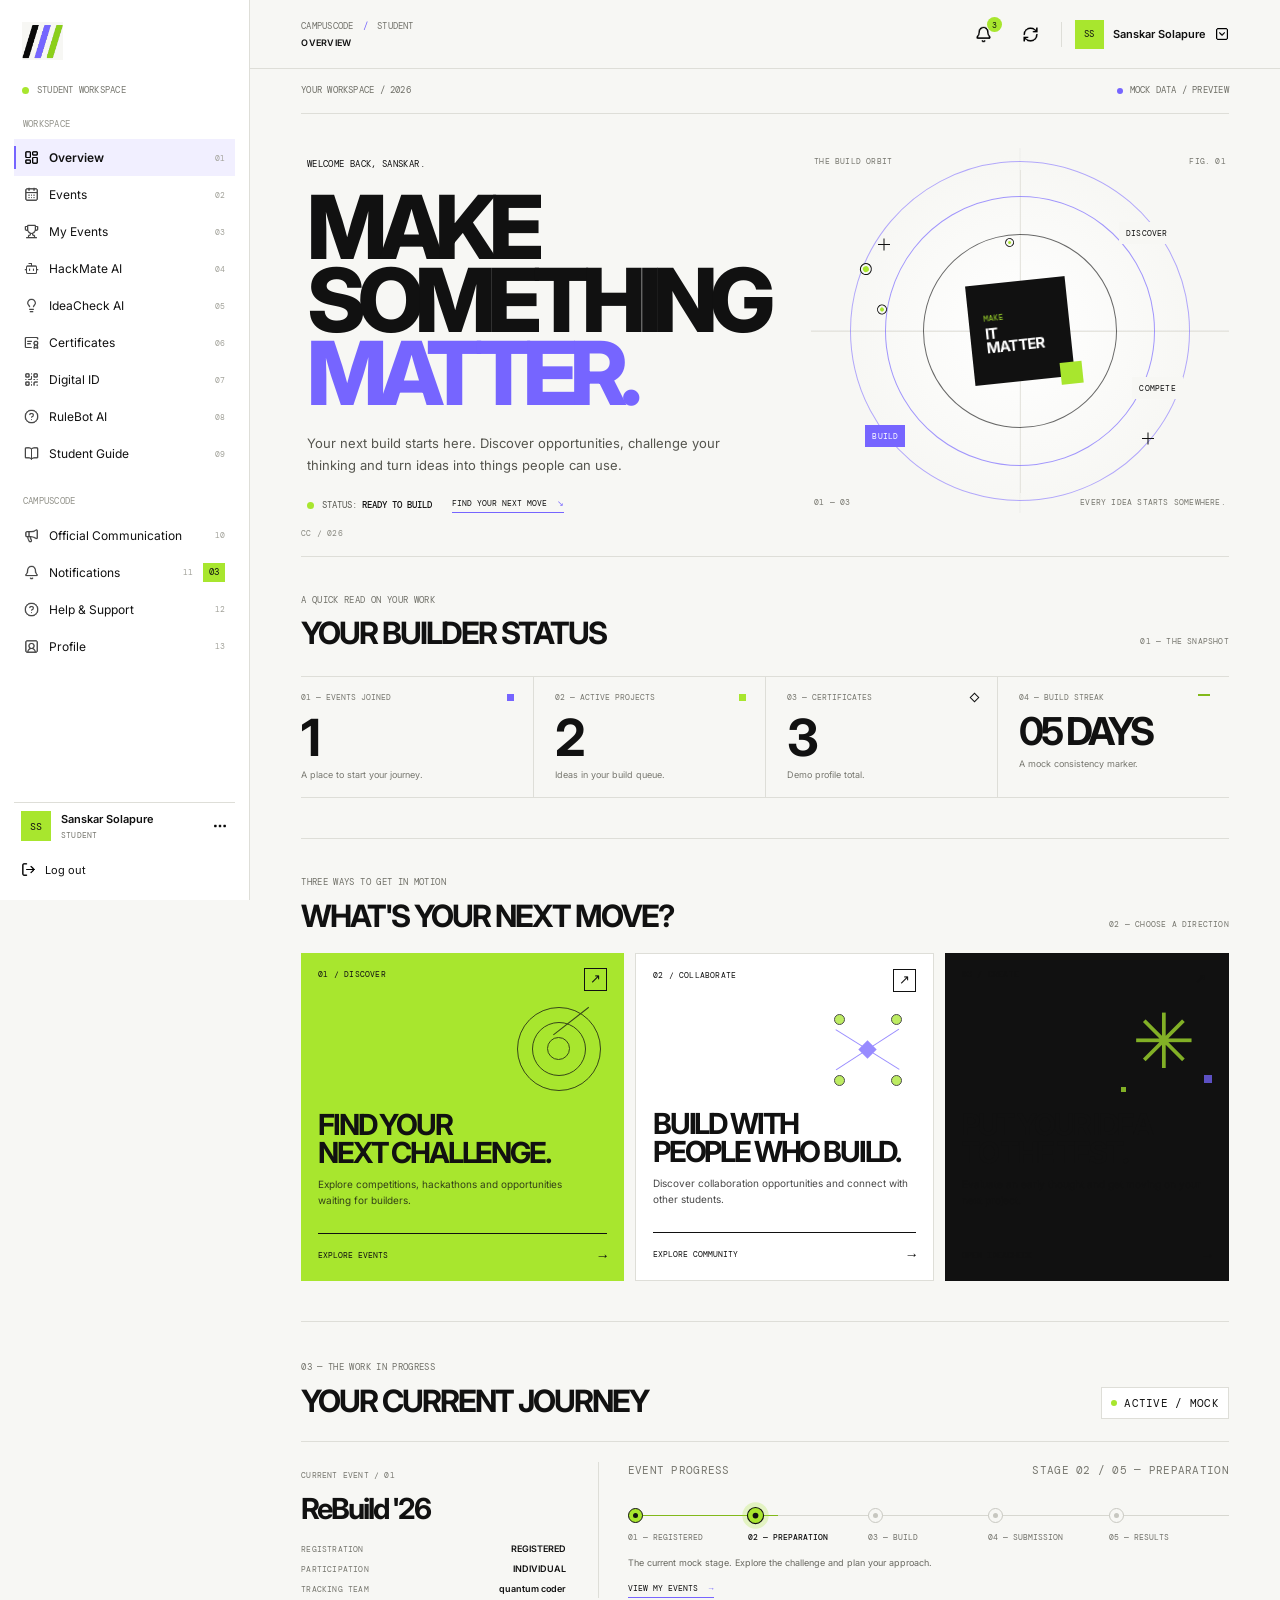
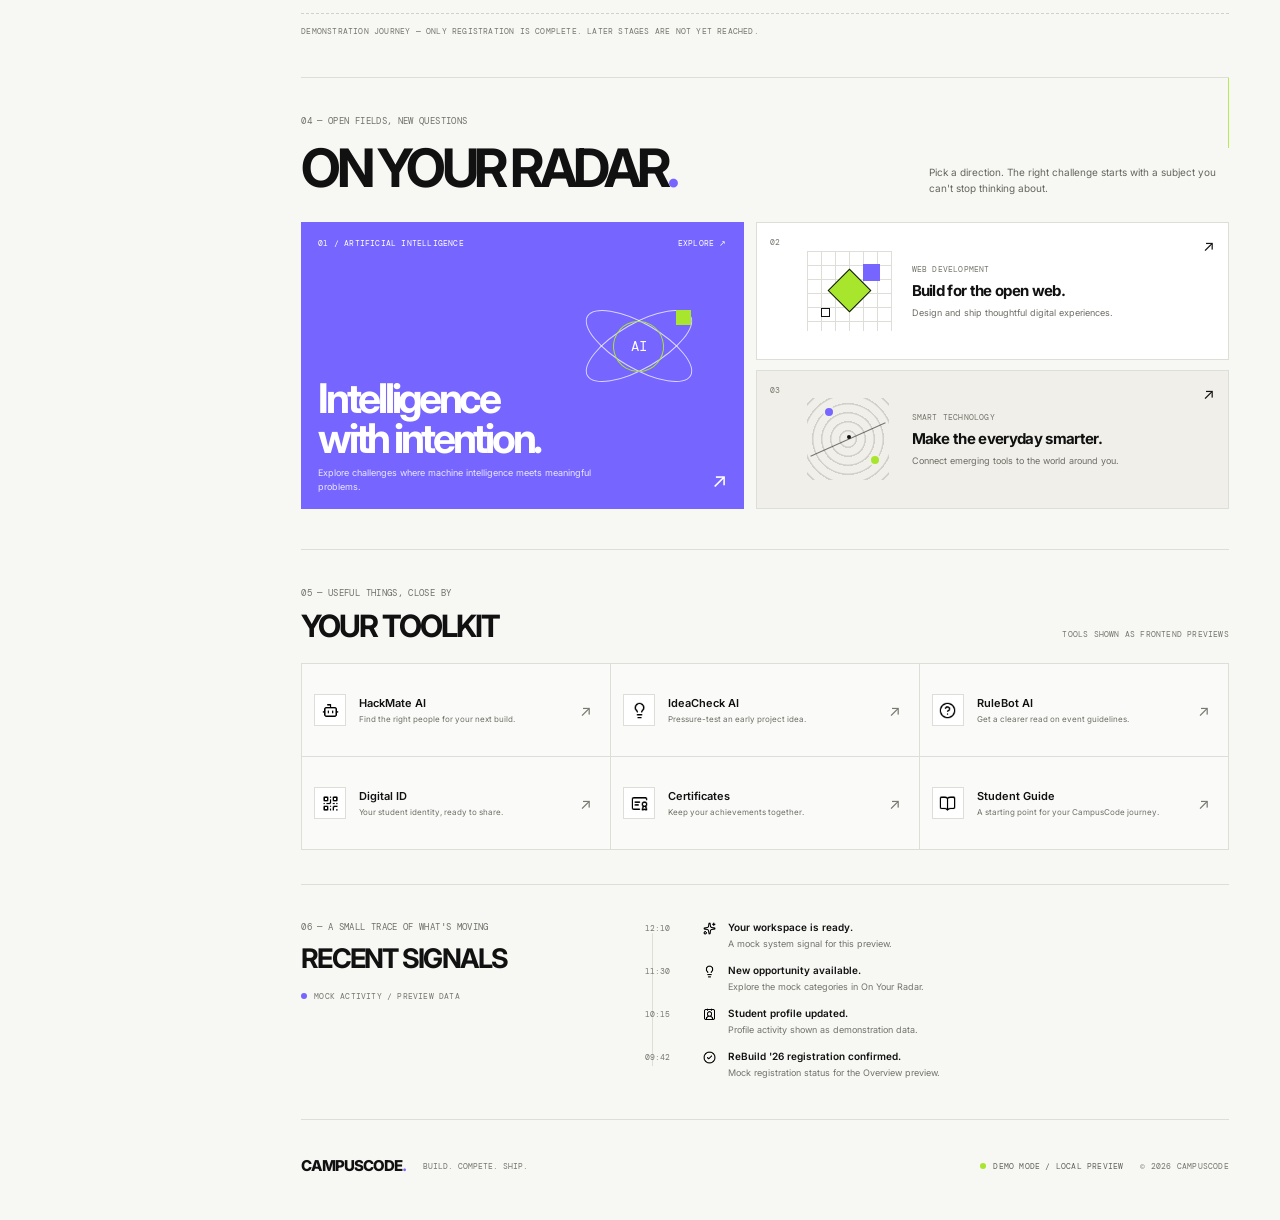
<file: student/dashboard.html>
<!doctype html>
<html lang="en">
  <head>
    <meta charset="utf-8">
    <meta name="viewport" content="width=device-width, initial-scale=1">
    <meta name="theme-color" content="#f7f7f4">
    <meta name="description" content="CampusCode student workspace overview. Find your next build, event and opportunity.">
    <title>Overview — CampusCode Student Workspace</title>
    <link rel="stylesheet" href="../css/global.css">
    <link rel="stylesheet" href="../css/dashboard.css">
    <link rel="stylesheet" href="../css/dashboard-pages.css">
    <script src="../data/mockData.js" defer></script>
    <script src="../data/dashboardPagesData.js" defer></script>
    <script src="../js/dashboardPages.js" defer></script>
    <script src="../js/dashboard.js" defer></script>
  </head>
  <body class="dashboard-page">
    <a class="skip-link" href="#dashboard-main">Skip to overview</a>
    <div class="dashboard-shell">
      <button class="sidebar-scrim" type="button" aria-label="Close navigation" data-sidebar-scrim hidden></button>
      <aside class="sidebar" id="student-sidebar" aria-label="Student workspace navigation">
        <div class="sidebar__top">
          <a class="sidebar__brand" href="../index.html" aria-label="CampusCode home">
            <img src="../assets/images/campuscode-logo.png" alt="CampusCode">
          </a>
          <div class="sidebar__workspace mono"><span class="sidebar__workspace-dot"></span> STUDENT WORKSPACE</div>
          <button class="sidebar__close" type="button" aria-label="Close navigation" data-sidebar-close>×</button>
        </div>

        <nav class="sidebar-nav" aria-label="Dashboard sections">
          <p class="sidebar-nav__label mono">WORKSPACE</p>
          <a class="sidebar-link is-active" href="#overview" aria-current="page" data-nav-link data-route-link="overview">
            <img src="../assets/icons/layout-dashboard.png" alt=""><span>Overview</span><span class="sidebar-link__number mono">01</span>
          </a>
          <a class="sidebar-link" href="#events" data-nav-link data-route-link="events">
            <img src="../assets/icons/calendar-days.png" alt=""><span>Events</span><span class="sidebar-link__number mono">02</span>
          </a>
          <a class="sidebar-link" href="#my-events" data-nav-link data-route-link="my-events">
            <img src="../assets/icons/trophy.png" alt=""><span>My Events</span><span class="sidebar-link__number mono">03</span>
          </a>
          <a class="sidebar-link" href="#hackmate" data-nav-link data-route-link="hackmate">
            <img src="../assets/icons/bot.png" alt=""><span>HackMate AI</span><span class="sidebar-link__number mono">04</span>
          </a>
          <a class="sidebar-link" href="#ideacheck" data-nav-link data-route-link="ideacheck">
            <img src="../assets/icons/lightbulb.png" alt=""><span>IdeaCheck AI</span><span class="sidebar-link__number mono">05</span>
          </a>
          <a class="sidebar-link" href="#certificates" data-nav-link data-route-link="certificates">
            <img src="../assets/icons/certificate.png" alt=""><span>Certificates</span><span class="sidebar-link__number mono">06</span>
          </a>
          <a class="sidebar-link" href="#digital-id" data-nav-link data-route-link="digital-id">
            <img src="../assets/icons/qr-code.png" alt=""><span>Digital ID</span><span class="sidebar-link__number mono">07</span>
          </a>
          <a class="sidebar-link" href="#rulebot" data-nav-link data-route-link="rulebot">
            <img src="../assets/icons/circle-question-mark.png" alt=""><span>RuleBot AI</span><span class="sidebar-link__number mono">08</span>
          </a>
          <a class="sidebar-link" href="#student-guide" data-nav-link data-route-link="student-guide">
            <img src="../assets/icons/book-open.png" alt=""><span>Student Guide</span><span class="sidebar-link__number mono">09</span>
          </a>

          <p class="sidebar-nav__label sidebar-nav__label--second mono">CAMPUSCODE</p>
          <a class="sidebar-link" href="#communications" data-nav-link data-route-link="communications">
            <img src="../assets/icons/megaphone.png" alt=""><span>Official Communication</span><span class="sidebar-link__number mono">10</span>
          </a>
          <a class="sidebar-link" href="#notifications" data-nav-link data-route-link="notifications">
            <img src="../assets/icons/bell.png" alt=""><span>Notifications</span><span class="sidebar-link__number mono">11</span>
            <span class="sidebar-link__badge" data-sidebar-notification-count>03</span>
          </a>
          <a class="sidebar-link" href="#support" data-nav-link data-route-link="support">
            <img src="../assets/icons/circle-question-mark.png" alt=""><span>Help &amp; Support</span><span class="sidebar-link__number mono">12</span>
          </a>
          <a class="sidebar-link" href="#profile" data-nav-link data-route-link="profile">
            <img src="../assets/icons/square-user-round.png" alt=""><span>Profile</span><span class="sidebar-link__number mono">13</span>
          </a>
        </nav>

        <div class="sidebar__account">
          <a class="sidebar-account" href="#profile" data-route-link="profile">
            <span class="avatar avatar--sidebar" data-student-initials>SS</span>
            <span class="sidebar-account__copy"><strong data-student-name>Sanskar Solapure</strong><span class="mono">STUDENT</span></span>
            <img class="sidebar-account__menu" src="../assets/icons/ellipsis.png" alt="">
          </a>
          <a class="sidebar-logout" href="../login.html" data-logout>
            <img src="../assets/icons/log-out.png" alt=""><span>Log out</span>
          </a>
        </div>
      </aside>

      <div class="dashboard-main">
        <header class="topbar">
          <button class="topbar__menu" type="button" aria-label="Open navigation" aria-controls="student-sidebar" aria-expanded="false" data-sidebar-toggle>
            <img src="../assets/icons/menu.png" alt="">
          </button>
          <div class="topbar__context">
            <p class="topbar__crumb mono"><a href="#overview" data-route-link="overview">CAMPUSCODE</a> <span>/</span> STUDENT</p>
            <p class="topbar__title" data-page-title>OVERVIEW</p>
          </div>
          <div class="topbar__actions">
            <div class="notification-wrap">
              <button class="icon-button notification-trigger" type="button" aria-label="Open notifications" aria-expanded="false" aria-controls="notification-panel" data-open-notifications>
                <img src="../assets/icons/bell.png" alt="">
                <span class="notification-trigger__count" data-notification-count>3</span>
              </button>
              <section class="notification-panel" id="notification-panel" aria-label="Notifications" hidden>
                <div class="notification-panel__header">
                  <div><p class="mono">INBOX / MOCK SIGNALS</p><h2>Notifications</h2></div>
                  <button class="notification-panel__mark" type="button" data-mark-notifications>Mark all read</button>
                </div>
                <div class="notification-list" data-notification-list></div>
                <div class="notification-panel__footer">
                  <p class="notification-panel__note mono">DEMO NOTIFICATIONS — NO LIVE ACCOUNT</p>
                  <a href="#notifications" data-route-link="notifications">OPEN NOTIFICATION CENTRE <span aria-hidden="true">→</span></a>
                </div>
              </section>
            </div>
            <button class="icon-button refresh-button" type="button" aria-label="Refresh workspace" data-refresh>
              <img src="../assets/icons/refresh-cw.png" alt="">
              <span class="build-loader" data-refresh-loader aria-hidden="true" hidden><i></i><i></i><i></i></span>
            </button>
            <span class="topbar__divider" aria-hidden="true"></span>
            <button class="topbar-profile" type="button" data-route-link="profile" aria-label="Open student profile">
              <span class="avatar avatar--top" data-student-initials>SS</span>
              <span class="topbar-profile__name" data-student-name>Sanskar Solapure</span>
              <img src="../assets/icons/square-chevron-down.png" alt="">
            </button>
          </div>
        </header>

        <main class="overview" id="dashboard-main">
          <div class="overview__meta mono">
            <span>YOUR WORKSPACE / <span data-workspace-year>2026</span></span>
            <span class="overview__mock-label"><i></i> MOCK DATA / PREVIEW</span>
          </div>

          <div class="overview-view" data-route-view="overview">
          <section class="welcome-hero" id="overview" aria-labelledby="welcome-title">
            <div class="welcome-hero__copy">
              <p class="eyebrow welcome-hero__eyebrow">WELCOME BACK, <span data-first-name>SANSKAR</span>.</p>
              <h1 id="welcome-title" tabindex="-1">MAKE<br>SOMETHING<br><span>MATTER.</span></h1>
              <p class="welcome-hero__description">Your next build starts here. Discover opportunities, challenge your thinking and turn ideas into things people can use.</p>
              <div class="welcome-hero__status">
                <span class="build-status"><i></i><span>STATUS: <strong data-workspace-status>READY TO BUILD</strong></span></span>
                <a class="welcome-hero__jump" href="#next-move" data-magnetic>FIND YOUR NEXT MOVE <span aria-hidden="true">↘</span></a>
              </div>
            </div>

            <div class="build-orbit" role="img" aria-label="The Build Orbit: discover, build and compete">
              <p class="build-orbit__heading mono">THE BUILD ORBIT <span>FIG. 01</span></p>
              <div class="build-orbit__visual">
                <div class="build-orbit__axis build-orbit__axis--horizontal"></div>
                <div class="build-orbit__axis build-orbit__axis--vertical"></div>
                <div class="build-orbit__path build-orbit__path--outer"><i></i></div>
                <div class="build-orbit__path build-orbit__path--middle"><i></i></div>
                <div class="build-orbit__path build-orbit__path--inner"><i></i></div>
                <span class="build-orbit__node build-orbit__node--discover mono">DISCOVER</span>
                <span class="build-orbit__node build-orbit__node--build mono">BUILD</span>
                <span class="build-orbit__node build-orbit__node--compete mono">COMPETE</span>
                <div class="build-orbit__core"><span>MAKE</span><strong>IT<br>MATTER</strong></div>
                <span class="build-orbit__cross build-orbit__cross--one"></span>
                <span class="build-orbit__cross build-orbit__cross--two"></span>
              </div>
              <p class="build-orbit__caption mono"><span>01 — 03</span> EVERY IDEA STARTS SOMEWHERE.</p>
            </div>
            <span class="welcome-hero__index mono" aria-hidden="true">CC / 026</span>
          </section>

          <section class="builder-status" aria-labelledby="builder-status-title">
            <div class="section-kicker">
              <div><p class="eyebrow">A QUICK READ ON YOUR WORK</p><h2 id="builder-status-title">YOUR BUILDER STATUS</h2></div>
              <span class="mono">01 — THE SNAPSHOT</span>
            </div>
            <div class="metric-strip" data-metrics></div>
          </section>

          <section class="next-move" id="next-move" aria-labelledby="next-move-title">
            <div class="section-kicker section-kicker--move">
              <div><p class="eyebrow">THREE WAYS TO GET IN MOTION</p><h2 id="next-move-title">WHAT'S YOUR NEXT MOVE?</h2></div>
              <span class="mono">02 — CHOOSE A DIRECTION</span>
            </div>
            <div class="move-layout">
              <a class="move-panel move-panel--discover" href="#opportunities">
                <div class="move-panel__top mono"><span>01 / DISCOVER</span><span class="move-panel__icon">↗</span></div>
                <div class="move-panel__graphic move-panel__graphic--radar" aria-hidden="true"><i></i><i></i><i></i><span></span></div>
                <div class="move-panel__copy"><h3>FIND YOUR<br>NEXT CHALLENGE.</h3><p>Explore competitions, hackathons and opportunities waiting for builders.</p></div>
                <span class="move-panel__cta">EXPLORE EVENTS <b aria-hidden="true">→</b></span>
              </a>
              <a class="move-panel move-panel--collaborate" href="#hackmate" data-route-link="hackmate">
                <div class="move-panel__top mono"><span>02 / COLLABORATE</span><span class="move-panel__icon">↗</span></div>
                <div class="move-panel__graphic move-panel__graphic--network" aria-hidden="true"><i></i><i></i><i></i><i></i><span></span></div>
                <div class="move-panel__copy"><h3>BUILD WITH<br>PEOPLE WHO BUILD.</h3><p>Discover collaboration opportunities and connect with other students.</p></div>
                <span class="move-panel__cta">EXPLORE COMMUNITY <b aria-hidden="true">→</b></span>
              </a>
              <a class="move-panel move-panel--create" href="#ideacheck" data-route-link="ideacheck">
                <div class="move-panel__top mono"><span>03 / CREATE</span><span class="move-panel__icon">↗</span></div>
                <div class="move-panel__graphic move-panel__graphic--spark" aria-hidden="true"><span>✳</span><i></i><i></i></div>
                <div class="move-panel__copy"><h3>PUT YOUR IDEA<br>TO THE TEST.</h3><p>Evaluate an early thought and get moving on your next project.</p></div>
                <span class="move-panel__cta">OPEN IDEACHECK <b aria-hidden="true">→</b></span>
              </a>
            </div>
          </section>

          <section class="journey" id="journey" aria-labelledby="journey-title">
            <div class="journey__header">
              <div><p class="eyebrow">03 — THE WORK IN PROGRESS</p><h2 id="journey-title">YOUR CURRENT JOURNEY</h2></div>
              <span class="journey__event-status"><i></i><span class="mono" data-journey-event-status>ACTIVE / MOCK</span></span>
            </div>
            <div class="journey__body">
              <div class="journey__event">
                <span class="journey__event-mark mono">CURRENT EVENT / 01</span>
                <h3 data-journey-event-name>ReBuild '26</h3>
                <div class="journey__details">
                  <p><span class="mono">REGISTRATION</span><strong data-journey-registration>REGISTERED</strong></p>
                  <p><span class="mono">PARTICIPATION</span><strong data-journey-participation>INDIVIDUAL</strong></p>
                  <p><span class="mono">TRACKING TEAM</span><strong data-journey-team>quantum coder</strong></p>
                </div>
              </div>
              <div class="journey__track-wrap">
                <div class="journey__track-heading"><span class="mono">EVENT PROGRESS</span><span class="mono" data-journey-stage-label>STAGE 02 / 05 — PREPARATION</span></div>
                <div class="journey-track" role="group" aria-label="ReBuild '26 event stages" data-journey-track></div>
                <p class="journey__stage-detail" aria-live="polite" data-journey-stage-detail></p>
                <a class="journey__link" href="#my-events" data-route-link="my-events">VIEW MY EVENTS <span aria-hidden="true">→</span></a>
              </div>
            </div>
            <p class="journey__mock-note mono">DEMONSTRATION JOURNEY — ONLY REGISTRATION IS COMPLETE. LATER STAGES ARE NOT YET REACHED.</p>
          </section>

          <section class="radar" id="opportunities" aria-labelledby="radar-title">
            <div class="radar__heading">
              <div><p class="eyebrow">04 — OPEN FIELDS, NEW QUESTIONS</p><h2 id="radar-title">ON YOUR RADAR<span>.</span></h2></div>
              <p>Pick a direction. The right challenge starts with a subject you can't stop thinking about.</p>
            </div>
            <div class="radar__layout">
              <a class="radar-lead" href="#events" data-route-link="events">
                <span class="radar-lead__meta mono"><span data-radar-label="0">01 / ARTIFICIAL INTELLIGENCE</span><span>EXPLORE ↗</span></span>
                <span class="radar-art radar-art--ai" aria-hidden="true"><i></i><i></i><i></i><b></b><span>AI</span></span>
                <strong data-radar-title="0">Intelligence<br>with intention.</strong>
                <span class="radar-lead__description" data-radar-description="0">Explore challenges where machine intelligence meets meaningful problems.</span>
                <span class="radar-lead__arrow" aria-hidden="true">↗</span>
              </a>
              <div class="radar__secondary">
                <a class="radar-row radar-row--web" href="#events" data-route-link="events">
                  <span class="radar-row__number mono">02</span>
                  <span class="radar-art radar-art--web" aria-hidden="true"><i></i><i></i><i></i></span>
                  <span class="radar-row__content"><span class="mono" data-radar-label="1">WEB DEVELOPMENT</span><strong data-radar-title="1">Build for the open web.</strong><span data-radar-description="1">Design and ship thoughtful digital experiences.</span></span>
                  <span class="radar-row__arrow" aria-hidden="true">↗</span>
                </a>
                <a class="radar-row radar-row--smart" href="#events" data-route-link="events">
                  <span class="radar-row__number mono">03</span>
                  <span class="radar-art radar-art--smart" aria-hidden="true"><i></i><i></i><i></i><b></b></span>
                  <span class="radar-row__content"><span class="mono" data-radar-label="2">SMART TECHNOLOGY</span><strong data-radar-title="2">Make the everyday smarter.</strong><span data-radar-description="2">Connect emerging tools to the world around you.</span></span>
                  <span class="radar-row__arrow" aria-hidden="true">↗</span>
                </a>
              </div>
            </div>
            <div class="radar__scan" aria-hidden="true"></div>
          </section>

          <section class="toolkit" id="toolkit" aria-labelledby="toolkit-title">
            <div class="toolkit__header">
              <div><p class="eyebrow">05 — USEFUL THINGS, CLOSE BY</p><h2 id="toolkit-title">YOUR TOOLKIT</h2></div>
              <span class="mono">TOOLS SHOWN AS FRONTEND PREVIEWS</span>
            </div>
            <div class="toolkit-grid" data-toolkit></div>
          </section>

          <section class="signals" aria-labelledby="signals-title">
            <div class="signals__heading">
              <div><p class="eyebrow">06 — A SMALL TRACE OF WHAT'S MOVING</p><h2 id="signals-title">RECENT SIGNALS</h2></div>
              <span class="signals__mock mono"><i></i> MOCK ACTIVITY / PREVIEW DATA</span>
            </div>
            <ol class="signals-list" data-activity></ol>
          </section>
          </div>

          <section class="route-page" id="route-page" data-route-view="page" aria-live="polite" hidden></section>

          <footer class="dashboard-footer">
            <a class="dashboard-footer__brand" href="../index.html">CAMPUSCODE<span>.</span></a>
            <p>BUILD. COMPETE. SHIP.</p>
            <span class="dashboard-footer__status mono"><i></i> DEMO MODE / LOCAL PREVIEW</span>
            <span class="dashboard-footer__year mono">© <span data-current-year>2026</span> CAMPUSCODE</span>
          </footer>
        </main>
      </div>
    </div>

    <div class="dashboard-toast mono" role="status" aria-live="polite" data-toast></div>
    <dialog class="dashboard-dialog" aria-labelledby="dialog-title" data-dashboard-dialog>
      <button class="dashboard-dialog__close" type="button" aria-label="Close dialog" data-dialog-close>×</button>
      <p class="eyebrow">CAMPUSCODE / DEMONSTRATION</p>
      <p class="dashboard-dialog__number mono">LOCAL PREVIEW / NO ACCOUNT SESSION</p>
      <h2 id="dialog-title">Leave this workspace?</h2>
      <p>Signing out will return to the Login page. This demo does not have a live account session.</p>
      <div class="dashboard-dialog__actions">
        <button class="dashboard-dialog__cancel" type="button" data-dialog-close>Stay here</button>
        <a class="dashboard-dialog__confirm" href="../login.html">CONTINUE TO LOGIN <span aria-hidden="true">→</span></a>
      </div>
    </dialog>
    <span class="cursor-follower" data-cursor aria-hidden="true" hidden><i></i></span>
  </body>
</html>
</file>
<file: css/global.css>
:root {
  color-scheme: light;
  --paper: #f7f7f4;
  --white: #ffffff;
  --purple: #7665ff;
  --lime: #a8e62e;
  --lime-dark: #82b91a;
  --ink: #111111;
  --muted: #65655f;
  --line: #deded8;
  --font-sans: "Inter", "Helvetica Neue", Arial, sans-serif;
  --font-mono: "DM Mono", "Courier New", monospace;
  --page-gutter: clamp(1.25rem, 5.2vw, 6.25rem);
  font-family: var(--font-sans);
  font-synthesis: none;
  text-rendering: optimizeLegibility;
}

* {
  box-sizing: border-box;
}

html {
  scroll-behavior: smooth;
  scroll-padding-top: 6rem;
}

body {
  min-width: 0;
  margin: 0;
  background: var(--paper);
  color: var(--ink);
}

body,
button,
a {
  -webkit-tap-highlight-color: transparent;
}

a {
  color: inherit;
  text-decoration: none;
}

button {
  color: inherit;
  font: inherit;
}

img,
svg {
  display: block;
  max-width: 100%;
}

.mono,
.eyebrow {
  font-family: var(--font-mono);
  font-size: 0.68rem;
  font-weight: 400;
  letter-spacing: 0.08em;
  line-height: 1.5;
}

.skip-link {
  position: fixed;
  z-index: 20;
  top: 0.75rem;
  left: 0.75rem;
  padding: 0.75rem 1rem;
  transform: translateY(-160%);
  background: var(--ink);
  color: var(--white);
}

.skip-link:focus {
  transform: translateY(0);
}

.button {
  display: inline-flex;
  min-height: 3.5rem;
  align-items: center;
  justify-content: center;
  gap: 1.4rem;
  padding: 0 1.35rem;
  border: 1px solid transparent;
  font-size: 0.72rem;
  font-weight: 700;
  letter-spacing: 0.035em;
  transition: background-color 180ms ease, color 180ms ease, border-color 180ms ease, transform 180ms ease, box-shadow 180ms ease;
}

.button span,
.text-link span {
  font-size: 1rem;
  transition: transform 180ms ease;
}

.button:hover span,
.text-link:hover span {
  transform: translate(2px, -2px);
}

.button:hover {
  transform: translateY(-2px);
}

.button:active {
  transform: translateY(0) scale(0.99);
}

.button--small {
  min-height: 2.75rem;
  gap: 1rem;
  padding: 0 1rem;
  font-size: 0.65rem;
}

.button--dark {
  background: var(--ink);
  color: var(--white);
}

.button--dark:hover {
  background: var(--purple);
  color: var(--ink);
}

.button--purple {
  background: var(--purple);
  color: var(--ink);
}

.button--purple:hover {
  background: var(--ink);
  color: var(--white);
}

.text-link {
  display: inline-flex;
  align-items: center;
  gap: 0.85rem;
  font-size: 0.7rem;
  font-weight: 700;
  letter-spacing: 0.035em;
}

.status-dot {
  display: inline-block;
  width: 0.45rem;
  height: 0.45rem;
  margin-right: 0.5rem;
  border-radius: 50%;
  background: var(--lime-dark);
  vertical-align: 0.05em;
}

:where(a, button, input, select, textarea):focus-visible {
  outline: 2px solid var(--purple);
  outline-offset: 3px;
}

button:active:not(:disabled) {
  transform: translateY(1px) scale(0.99);
}

@media (prefers-reduced-motion: reduce) {
  *,
  *::before,
  *::after {
    scroll-behavior: auto !important;
    animation-duration: 0.01ms !important;
    animation-iteration-count: 1 !important;
    transition-duration: 0.01ms !important;
  }
}
</file>
<file: css/landing.css>
.site-header {
  position: sticky;
  z-index: 10;
  top: 0;
  display: flex;
  min-height: 5.4rem;
  align-items: center;
  justify-content: space-between;
  padding: 0 var(--page-gutter);
  border-bottom: 1px solid var(--line);
  background: rgba(247, 247, 244, 0.96);
  transition: box-shadow 180ms ease, background-color 180ms ease;
}

.site-header.is-scrolled {
  box-shadow: 0 8px 26px rgb(17 17 17 / 5%);
  background: var(--paper);
}

.brand {
  flex: 0 0 auto;
  width: clamp(7.5rem, 11vw, 9.5rem);
}

.brand img {
  width: 100%;
  height: auto;
}

.primary-navigation {
  display: flex;
  height: 5.4rem;
  align-items: center;
  gap: clamp(1.25rem, 2.7vw, 3.25rem);
}

.primary-navigation > a,
.navigation-login {
  position: relative;
  font-family: var(--font-mono);
  font-size: 0.64rem;
  letter-spacing: 0.055em;
  white-space: nowrap;
}

.primary-navigation > a::after,
.navigation-login::after {
  position: absolute;
  right: 0;
  bottom: -0.5rem;
  left: 0;
  height: 1px;
  transform: scaleX(0);
  transform-origin: left;
  background: var(--purple);
  content: "";
  transition: transform 180ms ease;
}

.primary-navigation > a:hover::after,
.navigation-login:hover::after {
  transform: scaleX(1);
}

.navigation-actions {
  display: flex;
  align-items: center;
  gap: clamp(1rem, 2.2vw, 2.5rem);
  margin-left: clamp(0rem, 1.2vw, 1.25rem);
}

.menu-toggle {
  display: none;
}

.hero {
  position: relative;
  display: flex;
  min-height: min(810px, calc(100svh - 5.4rem));
  flex-direction: column;
  justify-content: space-between;
  overflow: hidden;
  padding: 1.3rem var(--page-gutter) 1.25rem;
  border-bottom: 1px solid var(--line);
}

.hero__topline,
.hero__footer {
  position: relative;
  z-index: 2;
  display: flex;
  align-items: center;
  justify-content: space-between;
  color: var(--muted);
  font-size: 0.62rem;
}

.hero__edition {
  display: flex;
  align-items: center;
}

.hero__content {
  position: relative;
  display: flex;
  width: 100%;
  align-items: center;
  justify-content: space-between;
  margin: auto 0;
  padding: 3.25rem 0 3.5rem;
}

.hero__copy {
  position: relative;
  z-index: 1;
  width: min(73%, 900px);
}

.hero__eyebrow {
  margin: 0 0 1.65rem 0.25rem;
  color: var(--muted);
}

.hero__title {
  margin: 0;
  font-size: clamp(5.2rem, 11.6vw, 11.7rem);
  font-weight: 800;
  letter-spacing: -0.095em;
  line-height: 0.77;
}

.hero__line {
  display: block;
  width: fit-content;
  opacity: 0;
  transform: translateY(35px);
  animation: hero-rise 700ms cubic-bezier(0.2, 0.7, 0.2, 1) forwards;
}

.hero__line:nth-child(2) {
  animation-delay: 110ms;
}

.hero__line:nth-child(3) {
  animation-delay: 220ms;
}

.hero__line--offset {
  margin-left: clamp(2.4rem, 8.3vw, 9.5rem);
}

.hero__period {
  color: var(--purple);
}

.hero__period--lime {
  color: var(--lime-dark);
}

.hero__bottom {
  display: flex;
  align-items: flex-end;
  justify-content: space-between;
  gap: 2rem;
  margin-top: 2.5rem;
  padding-left: 0.25rem;
}

.hero__description {
  max-width: 21rem;
  margin: 0;
  color: #4f4f4a;
  font-size: clamp(0.95rem, 1.2vw, 1.13rem);
  line-height: 1.6;
}

.hero__description strong {
  color: var(--ink);
  font-weight: 600;
}

.hero__actions {
  display: flex;
  align-items: center;
  gap: clamp(1rem, 2.5vw, 2.5rem);
}

.hero-art {
  position: absolute;
  top: 50%;
  right: clamp(1rem, 7vw, 8rem);
  width: clamp(14rem, 29vw, 29rem);
  aspect-ratio: 1;
  transform: translateY(-48%);
  translate: var(--hero-x, 0px) var(--hero-y, 0px);
  transition: translate 220ms cubic-bezier(0.2, 0.7, 0.2, 1);
}

.hero-art__orbit {
  position: absolute;
  inset: 9%;
  border: 1px solid rgb(118 101 255 / 27%);
  border-radius: 50%;
}

.hero-art__orbit--outer {
  animation: orbit-turn 42s linear infinite;
}

.hero-art__orbit--outer::before,
.hero-art__orbit--outer::after {
  position: absolute;
  width: 0.65rem;
  height: 0.65rem;
  border-radius: 50%;
  background: var(--purple);
  content: "";
}

.hero-art__orbit--outer::before {
  top: 12%;
  left: 14%;
}

.hero-art__orbit--outer::after {
  right: 4%;
  bottom: 28%;
  width: 0.4rem;
  height: 0.4rem;
  background: var(--lime-dark);
}

.hero-art__orbit--inner {
  inset: 24%;
  border-color: rgb(17 17 17 / 13%);
  border-style: dashed;
  animation: orbit-turn 34s linear infinite reverse;
}

.hero-art__core {
  position: absolute;
  top: 50%;
  left: 50%;
  display: grid;
  width: 26%;
  aspect-ratio: 1;
  place-items: center;
  transform: translate(-50%, -50%) rotate(-8deg);
  background: var(--lime);
  color: var(--ink);
  font-size: clamp(2.5rem, 5vw, 5.5rem);
  font-weight: 800;
  letter-spacing: -0.1em;
}

.hero-art__core span {
  transform: translate(-0.06em, -0.04em);
}

.hero-art__cross {
  position: absolute;
  top: 50%;
  left: 50%;
  width: 1px;
  height: 117%;
  transform: translate(-50%, -50%);
  background: linear-gradient(transparent, var(--line) 25%, var(--line) 75%, transparent);
}

.hero-art__cross--two {
  transform: translate(-50%, -50%) rotate(90deg);
}

.hero-art__tag,
.hero-art__index {
  position: absolute;
  z-index: 1;
  padding: 0.5rem 0.65rem;
  background: var(--paper);
  color: var(--muted);
  font-size: 0.58rem;
}

.hero-art__tag {
  top: 20%;
  right: 0;
}

.hero-art__index {
  bottom: 16%;
  left: 0;
}

.hero__footer a {
  color: var(--ink);
  transition: color 160ms ease;
}

.hero__footer a:hover {
  color: #6253dc;
}

@keyframes hero-rise {
  to {
    opacity: 1;
    transform: translateY(0);
  }
}

@keyframes orbit-turn {
  to {
    transform: rotate(360deg);
  }
}

.section-pad {
  padding: clamp(4.5rem, 9vw, 9rem) var(--page-gutter);
}

[data-reveal] {
  opacity: 1;
  transform: none;
}

.motion-ready [data-reveal] {
  opacity: 0;
  transform: translateY(18px);
  transition: opacity 600ms ease, transform 600ms cubic-bezier(0.2, 0.7, 0.2, 1);
}

.motion-ready [data-reveal].is-visible {
  opacity: 1;
  transform: translateY(0);
}

.motion-ready [data-reveal]:nth-child(2) {
  transition-delay: 50ms;
}

.motion-ready [data-reveal]:nth-child(3) {
  transition-delay: 100ms;
}

.motion-ready [data-reveal]:nth-child(4) {
  transition-delay: 150ms;
}

@media (prefers-reduced-motion: reduce) {
  .hero-art {
    translate: none;
  }

  .motion-ready [data-reveal] {
    opacity: 1;
    transform: none;
    transition: none;
  }
}

html:not(.motion-ready) [data-reveal] {
  opacity: 1;
  transform: none;
}

.section-label {
  display: flex;
  justify-content: space-between;
  padding-bottom: 1rem;
  border-bottom: 1px solid var(--line);
  color: var(--muted);
}

.about__layout {
  display: grid;
  grid-template-columns: minmax(0, 0.9fr) minmax(20rem, 1.1fr);
  grid-template-rows: auto 1fr;
  gap: 1rem 5vw;
  padding: clamp(3rem, 6vw, 6rem) 0 2.5rem;
}

.about__heading {
  position: relative;
  z-index: 1;
}

.about__heading .eyebrow,
.how__intro .eyebrow {
  margin: 0 0 1.25rem;
  color: var(--muted);
}

.display-heading {
  margin: 0;
  font-size: clamp(3.9rem, 8.5vw, 8.4rem);
  font-weight: 750;
  letter-spacing: -0.085em;
  line-height: 0.83;
}

.display-heading span,
.section-heading span {
  color: var(--purple);
}

.about__statement {
  display: flex;
  max-width: 29rem;
  flex-direction: column;
  align-items: flex-start;
  justify-self: end;
  gap: 1.3rem;
  padding-top: 2rem;
}

.about__statement p {
  margin: 0;
  font-size: clamp(1.2rem, 2vw, 1.8rem);
  font-weight: 500;
  letter-spacing: -0.045em;
  line-height: 1.35;
}

.about__statement .text-link {
  padding-bottom: 0.4rem;
  border-bottom: 1px solid var(--line);
}

.ecosystem {
  position: relative;
  grid-column: 1 / -1;
  width: min(100%, 950px);
  aspect-ratio: 1.95 / 1;
  justify-self: center;
  margin-top: clamp(2.5rem, 5vw, 5rem);
  overflow: hidden;
  border: 1px solid var(--line);
  background-color: #f3f3ef;
  background-image: radial-gradient(rgb(17 17 17 / 12%) 0.7px, transparent 0.7px);
  background-size: 15px 15px;
}

.ecosystem__axis {
  position: absolute;
  top: 50%;
  left: 7%;
  width: 86%;
  height: 1px;
  background: var(--line);
}

.ecosystem__axis--vertical {
  top: 8%;
  left: 50%;
  width: 1px;
  height: 84%;
}

.ecosystem__orbit {
  position: absolute;
  top: 50%;
  left: 50%;
  width: 43%;
  aspect-ratio: 1;
  border: 1px solid rgb(118 101 255 / 28%);
  border-radius: 50%;
  transform: translate(-50%, -50%);
}

.ecosystem__orbit--two {
  width: 67%;
  border-style: dashed;
  border-color: rgb(17 17 17 / 15%);
}

.ecosystem__node {
  position: absolute;
  display: flex;
  align-items: center;
  gap: 0.55rem;
  padding: 0.55rem 0.7rem;
  background: var(--paper);
  color: var(--muted);
  font-size: clamp(0.47rem, 0.62vw, 0.65rem);
  white-space: nowrap;
}

.ecosystem__node--center {
  top: 50%;
  left: 50%;
  display: flex;
  width: clamp(5.5rem, 11vw, 8.5rem);
  height: clamp(5.5rem, 11vw, 8.5rem);
  flex-direction: column;
  justify-content: center;
  gap: 0.2rem;
  border: 1px solid var(--ink);
  background: var(--lime);
  color: var(--ink);
  transform: translate(-50%, -50%) rotate(-5deg);
}

.ecosystem__node--center strong {
  font-size: clamp(2.1rem, 4vw, 3.7rem);
  letter-spacing: -0.09em;
  line-height: 1;
}

.ecosystem__node--students {
  top: 17%;
  left: 13%;
}

.ecosystem__node--teams {
  top: 23%;
  right: 12%;
}

.ecosystem__node--organizers {
  right: 11%;
  bottom: 17%;
}

.ecosystem__node--events {
  bottom: 20%;
  left: 11%;
}

.ecosystem__marker {
  width: 0.55rem;
  height: 0.55rem;
  border-radius: 50%;
  background: var(--purple);
}

.ecosystem__marker--lime {
  background: var(--lime-dark);
}

.ecosystem__marker--black {
  background: var(--ink);
}

.ecosystem__marker--outline {
  border: 1px solid var(--purple);
  background: transparent;
}

.ecosystem__notation {
  position: absolute;
  right: 1rem;
  bottom: 0.8rem;
  color: var(--muted);
  font-size: 0.55rem;
}

.about__footnote,
.build-together__topline,
.build-together__bottom {
  display: flex;
  justify-content: space-between;
  color: var(--muted);
}

.about__footnote {
  padding-top: 1rem;
  border-top: 1px solid var(--line);
  font-size: 0.6rem;
}

.about__spark {
  color: var(--purple);
  font-size: 1rem;
}

.build-together {
  position: relative;
  overflow: hidden;
  padding: 1.35rem var(--page-gutter) 1.2rem;
  background: var(--ink);
  color: var(--paper);
}

.build-together::before {
  position: absolute;
  top: 17%;
  right: 4%;
  width: clamp(13rem, 33vw, 32rem);
  aspect-ratio: 1;
  border: 1px solid rgb(255 255 255 / 10%);
  border-radius: 50%;
  content: "";
}

.build-together::after {
  position: absolute;
  top: 29%;
  right: 12%;
  width: clamp(9rem, 23vw, 22rem);
  aspect-ratio: 1;
  border: 1px dashed rgb(168 230 46 / 35%);
  border-radius: 50%;
  content: "";
}

.build-together__topline,
.build-together__bottom {
  position: relative;
  z-index: 1;
  color: rgb(255 255 255 / 57%);
  font-size: 0.62rem;
}

.build-together__topline {
  padding-bottom: 1rem;
  border-bottom: 1px solid rgb(255 255 255 / 20%);
}

.build-together__main {
  position: relative;
  z-index: 1;
  display: grid;
  min-height: 36rem;
  grid-template-columns: 1fr 1fr;
  align-items: center;
  gap: 4vw;
  padding: 4rem 0;
}

.build-together__intro .eyebrow {
  margin: 0 0 1.2rem;
  color: rgb(255 255 255 / 57%);
}

.build-together__intro h2 {
  margin: 0;
  font-size: clamp(5rem, 10.5vw, 10rem);
  font-weight: 750;
  letter-spacing: -0.095em;
  line-height: 0.8;
}

.build-together__intro h2 span {
  color: var(--lime);
}

.build-loop {
  width: 100%;
  max-width: 640px;
  justify-self: end;
}

.build-loop__step {
  display: grid;
  min-height: clamp(5rem, 8vw, 7.5rem);
  grid-template-columns: 3rem 1fr 2rem;
  align-items: center;
  gap: 1rem;
  border-top: 1px solid rgb(255 255 255 / 26%);
  color: rgb(255 255 255 / 55%);
  transition: color 180ms ease, padding 240ms ease, border-color 180ms ease;
}

.build-loop__step:last-of-type {
  border-bottom: 1px solid rgb(255 255 255 / 26%);
}

.build-loop__step:hover,
.build-loop__step:focus-visible,
.build-loop__step.is-active {
  padding-left: 0.75rem;
  border-color: var(--lime);
  color: var(--white);
}

.build-loop__number {
  align-self: start;
  padding-top: 1.1rem;
  color: var(--lime);
  font-size: 0.65rem;
}

.build-loop__word {
  font-size: clamp(2.1rem, 4.2vw, 4rem);
  font-weight: 600;
  letter-spacing: -0.065em;
  line-height: 1;
}

.build-loop__symbol {
  justify-self: end;
  color: var(--lime);
  font-size: 1.2rem;
  opacity: 0;
  transform: translate(-3px, 3px);
  transition: opacity 180ms ease, transform 180ms ease;
}

.build-loop__step:hover .build-loop__symbol,
.build-loop__step:focus-visible .build-loop__symbol,
.build-loop__step.is-active .build-loop__symbol {
  opacity: 1;
  transform: translate(0, 0);
}

.build-loop__note {
  margin: 1.2rem 0 0 4rem;
  color: rgb(255 255 255 / 52%);
  font-size: 0.59rem;
  line-height: 1.7;
}

.build-together__bottom {
  padding-top: 1rem;
  border-top: 1px solid rgb(255 255 255 / 20%);
}

.how {
  display: grid;
  grid-template-columns: minmax(13rem, 0.72fr) minmax(0, 1.28fr);
  gap: 3rem 8vw;
}

.how > .section-label {
  grid-column: 1 / -1;
}

.how__intro {
  position: sticky;
  top: 8rem;
  align-self: start;
}

.section-heading {
  margin: 0;
  font-size: clamp(3.6rem, 6.5vw, 6.8rem);
  font-weight: 700;
  letter-spacing: -0.085em;
  line-height: 0.92;
}

.how__summary {
  max-width: 19rem;
  margin: 1.6rem 0 0;
  color: var(--muted);
  font-size: 0.94rem;
  line-height: 1.7;
}

.how__steps {
  position: relative;
  padding-left: 2.3rem;
}

.how__steps::before {
  position: absolute;
  top: 0;
  bottom: 0;
  left: 0.45rem;
  width: 1px;
  background: var(--line);
  content: "";
}

.how-step {
  position: relative;
  display: grid;
  min-height: 10.5rem;
  grid-template-columns: minmax(5rem, 0.45fr) 1.35fr 2rem;
  align-items: center;
  gap: 1.5rem;
  border-top: 1px solid var(--line);
  transition: padding 220ms ease, border-color 220ms ease;
}

.how-step:last-child {
  border-bottom: 1px solid var(--line);
}

.how-step::before {
  position: absolute;
  top: 50%;
  left: -2.22rem;
  width: 0.6rem;
  height: 0.6rem;
  border: 1px solid var(--purple);
  border-radius: 50%;
  background: var(--paper);
  content: "";
  transition: background-color 180ms ease, transform 180ms ease;
}

.how-step:hover {
  padding-right: 0.5rem;
  padding-left: 0.5rem;
  border-color: var(--purple);
}

.how-step:hover::before {
  transform: scale(1.4);
  background: var(--lime);
}

.how-step__meta {
  display: flex;
  height: 100%;
  flex-direction: column;
  justify-content: space-between;
  padding: 1.4rem 0;
  color: #6253dc;
}

.how-step__meta .mono {
  font-size: 0.7rem;
}

.how-step__mark {
  font-size: 1.55rem;
  font-weight: 300;
}

.how-step h3 {
  margin: 0 0 0.55rem;
  font-size: clamp(1.25rem, 2vw, 1.8rem);
  font-weight: 600;
  letter-spacing: -0.04em;
}

.how-step p {
  max-width: 20rem;
  margin: 0;
  color: var(--muted);
  font-size: 0.88rem;
  line-height: 1.55;
}

.how-step__arrow {
  justify-self: end;
  color: var(--purple);
  font-size: 1.2rem;
  opacity: 0;
  transform: translate(-3px, 3px);
  transition: opacity 180ms ease, transform 180ms ease;
}

.how-step:hover .how-step__arrow {
  opacity: 1;
  transform: translate(0, 0);
}

.arena {
  background: #efefeb;
}

.arena__intro {
  display: flex;
  align-items: flex-end;
  justify-content: space-between;
  gap: 2rem;
  padding: clamp(3rem, 6vw, 6rem) 0 3rem;
}

.arena__intro .eyebrow {
  margin: 0 0 1.2rem;
  color: var(--muted);
}

.arena__intro > p {
  max-width: 22rem;
  margin: 0 0 0.6rem;
  color: var(--muted);
  font-size: 0.92rem;
  line-height: 1.7;
}

.arena-list {
  border-top: 1px solid #c9c9c3;
}

.arena-row {
  display: grid;
  min-height: 9.5rem;
  grid-template-columns: 3rem minmax(12rem, 1fr) minmax(12rem, 0.9fr) 9rem 2rem;
  align-items: center;
  gap: 1.6rem;
  border-bottom: 1px solid #c9c9c3;
  transition: background-color 200ms ease, padding 200ms ease;
}

.arena-row:hover,
.arena-row:focus-visible {
  padding-right: 1rem;
  padding-left: 1rem;
  background: var(--paper);
}

.arena-row__number {
  align-self: start;
  padding-top: 1.6rem;
  color: #6253dc;
  font-size: 0.7rem;
}

.arena-row__name {
  font-size: clamp(1.45rem, 2.8vw, 2.6rem);
  font-weight: 600;
  letter-spacing: -0.06em;
}

.arena-row__description {
  max-width: 19rem;
  color: var(--muted);
  font-size: 0.84rem;
  line-height: 1.55;
}

.arena-row__status {
  display: flex;
  align-items: center;
  color: var(--muted);
  font-size: 0.54rem;
  white-space: nowrap;
}

.arena-row__status i {
  width: 0.4rem;
  height: 0.4rem;
  margin-right: 0.5rem;
  border-radius: 50%;
  background: var(--lime-dark);
}

.arena-row__arrow {
  justify-self: end;
  color: var(--purple);
  font-size: 1.3rem;
  transform: translate(-4px, 4px);
  opacity: 0;
  transition: opacity 180ms ease, transform 180ms ease;
}

.arena-row:hover .arena-row__arrow,
.arena-row:focus-visible .arena-row__arrow {
  transform: translate(0, 0);
  opacity: 1;
}

.arena__footnote {
  display: flex;
  justify-content: space-between;
  margin: 1rem 0 0;
  color: var(--muted);
  font-size: 0.6rem;
}

.arena__footnote span {
  color: #6253dc;
  font-size: 1rem;
}

.mission {
  position: relative;
  display: grid;
  min-height: 48rem;
  align-items: center;
  overflow: hidden;
  padding: 6rem var(--page-gutter);
  background: var(--purple);
  color: var(--white);
}

.mission__background {
  position: absolute;
  top: 50%;
  right: -0.03em;
  color: rgb(255 255 255 / 5%);
  font-size: clamp(10rem, 24vw, 26rem);
  font-weight: 800;
  letter-spacing: -0.11em;
  line-height: 0.68;
  text-align: right;
  transform: translateY(-50%);
  user-select: none;
}

.mission__content {
  position: relative;
  z-index: 1;
  width: 100%;
}

.mission__content > .eyebrow {
  margin: 0 0 2rem;
  color: rgb(255 255 255 / 70%);
}

.mission h2 {
  margin: 0;
  font-size: clamp(4.5rem, 10.1vw, 10rem);
  font-weight: 700;
  letter-spacing: -0.09em;
  line-height: 0.91;
}

.mission h2 span {
  color: var(--lime);
}

.mission__bottom {
  display: grid;
  grid-template-columns: 1fr minmax(17rem, 0.75fr) 1fr;
  align-items: end;
  gap: 2rem;
  margin-top: 5rem;
  padding-top: 1rem;
  border-top: 1px solid rgb(255 255 255 / 35%);
}

.mission__asterisk {
  color: var(--lime);
  font-size: 2rem;
}

.mission__bottom p {
  max-width: 28rem;
  margin: 0;
  font-size: clamp(1rem, 1.55vw, 1.45rem);
  line-height: 1.55;
}

.mission__bottom .mono {
  justify-self: end;
  color: rgb(255 255 255 / 70%);
  font-size: 0.57rem;
}

.community__layout {
  display: grid;
  grid-template-columns: 0.8fr 1.2fr;
  align-items: center;
  gap: 5vw;
  padding-top: clamp(3rem, 6vw, 6rem);
}

.community__copy .eyebrow {
  margin: 0 0 1.4rem;
  color: var(--muted);
}

.community__copy .display-heading {
  font-size: clamp(4rem, 8.3vw, 8rem);
}

.community__description {
  max-width: 24rem;
  margin: 1.8rem 0 1.3rem;
  color: var(--muted);
  font-size: 0.95rem;
  line-height: 1.7;
}

.community__copy .text-link {
  padding-bottom: 0.4rem;
  border-bottom: 1px solid var(--line);
}

.network {
  position: relative;
  width: 100%;
  max-width: 650px;
  aspect-ratio: 1.22 / 1;
  justify-self: end;
  overflow: hidden;
  background-color: #efefeb;
  background-image: linear-gradient(rgb(17 17 17 / 5%) 1px, transparent 1px), linear-gradient(90deg, rgb(17 17 17 / 5%) 1px, transparent 1px);
  background-size: 32px 32px;
}

.network__lines {
  position: absolute;
  inset: 5%;
  width: 90%;
  height: 90%;
  overflow: visible;
}

.network__lines path {
  stroke: rgb(118 101 255 / 45%);
  stroke-dasharray: 4 7;
  stroke-width: 1.2;
  animation: network-flow 24s linear infinite;
}

.network__node {
  position: absolute;
  z-index: 1;
  display: grid;
  min-width: 3.6rem;
  min-height: 3.6rem;
  place-items: center;
  border: 1px solid var(--ink);
  background: var(--paper);
  font-family: var(--font-mono);
  font-size: 0.54rem;
  letter-spacing: 0.04em;
  animation: node-float 5s ease-in-out infinite;
}

.network__node--one {
  top: 13%;
  left: 10%;
  background: var(--lime);
}

.network__node--two {
  top: 10%;
  right: 12%;
  animation-delay: -1s;
}

.network__node--three {
  right: 8%;
  bottom: 17%;
  background: var(--purple);
  color: var(--white);
  animation-delay: -2s;
}

.network__node--four {
  bottom: 20%;
  left: 13%;
  animation-delay: -3s;
}

.network__core {
  position: absolute;
  z-index: 1;
  top: 50%;
  left: 50%;
  display: flex;
  width: clamp(6.7rem, 14vw, 10rem);
  aspect-ratio: 1;
  flex-direction: column;
  align-items: center;
  justify-content: center;
  transform: translate(-50%, -50%) rotate(5deg);
  border: 1px solid var(--ink);
  background: var(--white);
  box-shadow: 7px 7px 0 var(--purple);
}

.network__core .mono {
  font-size: 0.54rem;
}

.network__core strong {
  font-size: clamp(1.4rem, 3vw, 2.3rem);
  letter-spacing: -0.07em;
}

.network__pulse {
  position: absolute;
  z-index: 0;
  top: 50%;
  left: 50%;
  width: 34%;
  aspect-ratio: 1;
  transform: translate(-50%, -50%);
  border: 1px solid rgb(118 101 255 / 36%);
  border-radius: 50%;
  animation: network-pulse 4s ease-out infinite;
}

.network__pulse--two {
  animation-delay: 1.3s;
}

.network__pulse--three {
  animation-delay: 2.6s;
}

.network__caption {
  position: absolute;
  right: 0.85rem;
  bottom: 0.7rem;
  color: var(--muted);
  font-size: 0.52rem;
}

@keyframes network-flow {
  to {
    stroke-dashoffset: -120;
  }
}

@keyframes node-float {
  50% {
    transform: translateY(-5px);
  }
}

@keyframes network-pulse {
  0% {
    opacity: 0.65;
    transform: translate(-50%, -50%) scale(0.65);
  }
  100% {
    opacity: 0;
    transform: translate(-50%, -50%) scale(2.4);
  }
}

.final-cta {
  position: relative;
  display: flex;
  min-height: 43rem;
  flex-direction: column;
  justify-content: space-between;
  overflow: hidden;
  padding: 1.3rem var(--page-gutter) 1.2rem;
  background: var(--ink);
  color: var(--white);
}

.final-cta__grid {
  position: absolute;
  inset: 0;
  opacity: 0.12;
  background-image: linear-gradient(90deg, transparent calc(100% - 1px), #fff 1px), linear-gradient(transparent calc(100% - 1px), #fff 1px);
  background-size: 9.09% 100%, 100% 5.3rem;
  mask-image: linear-gradient(90deg, transparent, #000 30%, #000 100%);
}

.final-cta__topline,
.final-cta__bottom {
  position: relative;
  z-index: 1;
  display: flex;
  justify-content: space-between;
  gap: 1rem;
  color: rgb(255 255 255 / 52%);
  font-size: 0.6rem;
}

.final-cta__content {
  position: relative;
  z-index: 1;
  padding: 4.5rem 0;
}

.final-cta__content .eyebrow {
  margin: 0 0 1.5rem;
  color: rgb(255 255 255 / 58%);
}

.final-cta h2 {
  margin: 0 0 2.4rem;
  font-size: clamp(4.4rem, 9.7vw, 9.8rem);
  font-weight: 700;
  letter-spacing: -0.09em;
  line-height: 0.84;
}

.final-cta h2 span {
  color: var(--lime);
}

.button--lime {
  background: var(--lime);
  color: var(--ink);
}

.button--lime:hover {
  background: var(--white);
}

.site-footer {
  padding: 4.5rem var(--page-gutter) 1rem;
  background: #efefeb;
}

.site-footer__main {
  display: grid;
  grid-template-columns: 2fr repeat(3, minmax(7rem, 0.7fr));
  gap: 3rem;
  padding-bottom: 4rem;
}

.site-footer__brand .brand {
  display: block;
  width: 9.5rem;
  margin-bottom: 1.5rem;
}

.site-footer__brand p {
  margin: 0 0 1.3rem;
  color: var(--muted);
  font-size: 0.9rem;
  line-height: 1.65;
}

.site-footer__brand > .mono {
  color: #6253dc;
  font-size: 0.6rem;
}

.footer-group {
  display: flex;
  flex-direction: column;
  align-items: flex-start;
  gap: 0.8rem;
}

.footer-group h2 {
  margin: 0 0 0.7rem;
  color: var(--muted);
  font-size: 0.63rem;
  font-weight: 400;
}

.footer-group a {
  font-size: 0.83rem;
  transition: color 160ms ease;
}

.footer-group a:hover {
  color: #6253dc;
}

.site-footer__legal {
  display: flex;
  justify-content: space-between;
  gap: 1.5rem;
  padding-top: 1rem;
  border-top: 1px solid #d3d3cd;
  color: var(--muted);
  font-size: 0.54rem;
}

.site-footer__legal a {
  color: var(--ink);
}

.site-footer__legal a:hover {
  color: #6253dc;
}

@media (hover: none) {
  .arena-row__arrow,
  .how-step__arrow,
  .build-loop__symbol {
    opacity: 1;
    transform: none;
  }
}

@media (min-width: 1600px) {
  .hero {
    min-height: min(920px, calc(100svh - 5.4rem));
  }
}

@media (max-width: 1100px) {
  .primary-navigation {
    gap: 1.35rem;
  }

  .navigation-actions {
    gap: 1.1rem;
    margin-left: 0;
  }

  .hero__copy {
    width: 82%;
  }

  .hero-art {
    right: 3vw;
    opacity: 0.72;
  }

  .hero__title {
    font-size: clamp(5.4rem, 12vw, 9.5rem);
  }

  .hero__bottom {
    flex-direction: column;
    align-items: flex-start;
  }

  .about__layout {
    gap: 1rem 3vw;
  }

  .build-together__main {
    min-height: 31rem;
    gap: 2vw;
  }

  .how {
    grid-template-columns: minmax(12rem, 0.62fr) minmax(0, 1.38fr);
    gap: 2.5rem 5vw;
  }

  .how-step {
    min-height: 9.5rem;
    grid-template-columns: minmax(3rem, 0.3fr) 1.5fr 1rem;
    gap: 1rem;
  }

  .arena-row {
    grid-template-columns: 2.5rem minmax(10rem, 1fr) minmax(10rem, 0.9fr) 8rem 1.5rem;
    gap: 1rem;
  }

  .mission {
    min-height: 42rem;
  }

  .site-footer__main {
    grid-template-columns: 1.6fr repeat(3, minmax(6rem, 0.6fr));
    gap: 2rem;
  }
}

@media (max-width: 760px) {
  :root {
    --page-gutter: 1.25rem;
  }

  .site-header {
    min-height: 4.65rem;
  }

  .brand {
    width: 7.5rem;
  }

  .menu-toggle {
    display: flex;
    align-items: center;
    gap: 0.7rem;
    padding: 0.75rem 0;
    border: 0;
    background: transparent;
    cursor: pointer;
    font-family: var(--font-mono);
    font-size: 0.65rem;
    letter-spacing: 0.06em;
  }

  .menu-toggle__icon {
    display: grid;
    width: 1.15rem;
    gap: 0.28rem;
  }

  .menu-toggle__icon i {
    display: block;
    height: 1px;
    background: var(--ink);
    transition: transform 180ms ease;
  }

  .menu-toggle[aria-expanded="true"] .menu-toggle__icon i:first-child {
    transform: translateY(2.5px) rotate(45deg);
  }

  .menu-toggle[aria-expanded="true"] .menu-toggle__icon i:last-child {
    transform: translateY(-2.5px) rotate(-45deg);
  }

  .primary-navigation {
    position: absolute;
    top: calc(100% + 1px);
    right: 0;
    left: 0;
    display: none;
    height: auto;
    align-items: stretch;
    gap: 0;
    padding: 0.55rem var(--page-gutter) 1.25rem;
    border-bottom: 1px solid var(--line);
    background: var(--paper);
  }

  .primary-navigation.is-open {
    display: flex;
    flex-direction: column;
  }

  .primary-navigation > a {
    padding: 0.9rem 0;
    border-bottom: 1px solid var(--line);
    font-size: 0.7rem;
  }

  .primary-navigation > a::after,
  .navigation-login::after {
    display: none;
  }

  .navigation-actions {
    justify-content: space-between;
    margin-top: 1.1rem;
  }

  .navigation-login {
    padding: 0.8rem 0;
  }

  .hero {
    min-height: min(760px, calc(100svh - 4.65rem));
    padding-top: 1rem;
  }

  .hero__topline {
    gap: 1rem;
    font-size: 0.53rem;
  }

  .hero__edition {
    white-space: nowrap;
  }

  .hero__content {
    padding: 4rem 0;
  }

  .hero__copy {
    width: 100%;
  }

  .hero__eyebrow {
    max-width: 15rem;
    margin-bottom: 1.5rem;
    font-size: 0.58rem;
  }

  .hero__title {
    position: relative;
    z-index: 1;
    font-size: clamp(3.2rem, 16.1vw, 8.6rem);
  }

  .hero__line--offset {
    margin-left: clamp(1.6rem, 8vw, 3.2rem);
  }

  .hero-art {
    top: 35%;
    right: -17%;
    width: 68vw;
    min-width: 15rem;
    opacity: 0.27;
  }

  .hero__bottom {
    position: relative;
    z-index: 2;
    gap: 1.4rem;
    margin-top: 2rem;
  }

  .hero__description {
    max-width: 18rem;
    font-size: 0.95rem;
  }

  .hero__actions {
    flex-wrap: wrap;
    gap: 1.1rem 1.4rem;
  }

  .hero__actions .button {
    min-height: 3.2rem;
    font-size: 0.64rem;
  }

  .hero__footer {
    font-size: 0.53rem;
  }

  .hero__coordinates {
    display: none;
  }

  .section-pad {
    padding-top: 4.5rem;
    padding-bottom: 4.5rem;
  }

  .section-label {
    gap: 1rem;
    font-size: 0.53rem;
  }

  .section-label span:last-child {
    text-align: right;
  }

  .about__layout {
    grid-template-columns: 1fr;
    gap: 1rem;
    padding: 3rem 0 2rem;
  }

  .display-heading {
    font-size: clamp(4.2rem, 16vw, 7.5rem);
  }

  .about__statement {
    max-width: 25rem;
    justify-self: start;
    padding-top: 1rem;
  }

  .about__statement p {
    font-size: 1.25rem;
  }

  .ecosystem {
    width: calc(100% + 0.5rem);
    aspect-ratio: 1.15 / 1;
    margin-top: 1.5rem;
  }

  .ecosystem__orbit {
    width: 56%;
  }

  .ecosystem__orbit--two {
    width: 86%;
  }

  .ecosystem__node--students {
    top: 14%;
    left: 4%;
  }

  .ecosystem__node--teams {
    top: 21%;
    right: 2%;
  }

  .ecosystem__node--organizers {
    right: 2%;
    bottom: 15%;
  }

  .ecosystem__node--events {
    bottom: 17%;
    left: 2%;
  }

  .ecosystem__notation {
    right: 0.5rem;
    bottom: 0.45rem;
    font-size: 0.45rem;
  }

  .about__footnote {
    gap: 1rem;
    font-size: 0.5rem;
  }

  .about__footnote span:last-child {
    text-align: right;
  }

  .build-together {
    padding-top: 1rem;
  }

  .build-together__topline,
  .build-together__bottom {
    gap: 1rem;
    font-size: 0.5rem;
  }

  .build-together__topline span:last-child,
  .build-together__bottom span:last-child {
    text-align: right;
  }

  .build-together__main {
    min-height: auto;
    grid-template-columns: 1fr;
    gap: 3rem;
    padding: 4.5rem 0;
  }

  .build-together__intro h2 {
    font-size: clamp(5.3rem, 19vw, 8rem);
  }

  .build-loop {
    max-width: none;
  }

  .build-loop__step {
    min-height: 5.2rem;
    grid-template-columns: 2rem 1fr 1.5rem;
    gap: 0.6rem;
  }

  .build-loop__word {
    font-size: clamp(2.3rem, 10vw, 3.4rem);
  }

  .build-loop__note {
    margin-left: 2.6rem;
    font-size: 0.54rem;
  }

  .how {
    grid-template-columns: 1fr;
    gap: 2.5rem;
  }

  .how__intro {
    position: static;
  }

  .section-heading {
    font-size: clamp(3.9rem, 14vw, 6rem);
  }

  .how__summary {
    margin-top: 1rem;
  }

  .how__steps {
    padding-left: 1.8rem;
  }

  .how__steps::before {
    left: 0.3rem;
  }

  .how-step {
    min-height: 8.3rem;
    grid-template-columns: 2.6rem minmax(0, 1fr) 1rem;
    gap: 0.9rem;
  }

  .how-step::before {
    left: -1.78rem;
    width: 0.5rem;
    height: 0.5rem;
  }

  .how-step__meta {
    padding: 1rem 0;
  }

  .how-step__mark {
    font-size: 1.2rem;
  }

  .how-step h3 {
    font-size: 1.2rem;
  }

  .how-step p {
    font-size: 0.8rem;
  }

  .arena__intro {
    align-items: flex-start;
    flex-direction: column;
    gap: 1rem;
    padding: 3rem 0 2rem;
  }

  .arena__intro > p {
    max-width: 23rem;
  }

  .arena-row {
    position: relative;
    min-height: 8.7rem;
    grid-template-columns: 2rem 1fr auto;
    gap: 0.4rem 0.8rem;
    padding: 1.25rem 0;
  }

  .arena-row:hover,
  .arena-row:focus-visible {
    padding-right: 0.4rem;
    padding-left: 0.4rem;
  }

  .arena-row__number {
    grid-row: 1 / 3;
    padding-top: 0.25rem;
  }

  .arena-row__name {
    font-size: clamp(1.4rem, 6vw, 2rem);
  }

  .arena-row__description {
    grid-column: 2;
    max-width: 18rem;
    font-size: 0.75rem;
  }

  .arena-row__status {
    grid-column: 2;
    grid-row: 3;
    margin-top: 0.5rem;
    font-size: 0.48rem;
  }

  .arena-row__arrow {
    grid-column: 3;
    grid-row: 1;
    opacity: 1;
    transform: none;
  }

  .arena__footnote {
    font-size: 0.52rem;
  }

  .mission {
    min-height: 38rem;
    padding-top: 5rem;
    padding-bottom: 4rem;
  }

  .mission__background {
    top: 44%;
    right: -0.1em;
    font-size: 33vw;
  }

  .mission h2 {
    font-size: clamp(3.9rem, 14.8vw, 7rem);
  }

  .mission__bottom {
    grid-template-columns: 2rem 1fr;
    gap: 1rem;
    margin-top: 3.5rem;
  }

  .mission__bottom p {
    font-size: 1rem;
  }

  .mission__bottom .mono {
    grid-column: 2;
    justify-self: start;
    margin-top: 0.5rem;
  }

  .community__layout {
    grid-template-columns: 1fr;
    gap: 3rem;
    padding-top: 3rem;
  }

  .community__copy .display-heading {
    font-size: clamp(4.3rem, 16vw, 7.5rem);
  }

  .network {
    width: 100%;
    justify-self: center;
  }

  .final-cta {
    min-height: 36rem;
  }

  .final-cta__content {
    padding: 4rem 0;
  }

  .final-cta h2 {
    font-size: clamp(4.2rem, 15vw, 7.5rem);
  }

  .site-footer {
    padding-top: 3.5rem;
  }

  .site-footer__main {
    grid-template-columns: 1fr 1fr;
    gap: 2.5rem 1.5rem;
    padding-bottom: 3rem;
  }

  .site-footer__brand {
    grid-column: 1 / -1;
  }

  .site-footer__legal {
    flex-wrap: wrap;
    font-size: 0.5rem;
  }

  .site-footer__legal span:last-child {
    display: none;
  }
}

@media (max-width: 380px) {
  .hero__title {
    font-size: 15.2vw;
  }

  .display-heading {
    font-size: 18.2vw;
  }

  .hero__topline {
    font-size: 0.48rem;
  }

  .hero__actions .button {
    gap: 0.75rem;
    padding: 0 0.9rem;
  }
}
</file>
<file: css/login.css>
.login-page {
  min-height: 100vh;
  min-height: 100svh;
  background: var(--paper);
}

.login-shell {
  display: grid;
  min-height: 100vh;
  min-height: 100svh;
  grid-template-columns: minmax(0, 0.95fr) minmax(0, 1.05fr);
}

.brand-panel {
  position: relative;
  display: flex;
  min-height: 100vh;
  min-height: 100svh;
  flex-direction: column;
  justify-content: space-between;
  overflow: hidden;
  padding: clamp(1.6rem, 3.4vw, 3.5rem) clamp(1.5rem, 5.2vw, 6rem) 1.5rem;
  background: var(--paper);
  animation: panel-enter 650ms cubic-bezier(0.2, 0.7, 0.2, 1) both;
}

.brand-panel__top,
.brand-panel__footer,
.form-panel__top,
.form-panel__footer {
  position: relative;
  z-index: 2;
  display: flex;
  align-items: center;
  justify-content: space-between;
  gap: 1rem;
}

.brand-panel__logo {
  display: block;
  width: 7.6rem;
}

.brand-panel__logo img {
  width: 100%;
  height: auto;
}

.brand-panel__back {
  color: var(--muted);
  font-size: 0.58rem;
  transition: color 180ms ease;
}

.brand-panel__back:hover {
  color: #6253dc;
}

.brand-panel__back span {
  margin-right: 0.35rem;
}

.brand-panel__copy {
  position: relative;
  z-index: 1;
  max-width: 39rem;
  margin: auto 0;
  padding: clamp(3rem, 6vh, 5.5rem) 0 2rem;
}

.brand-panel__copy .eyebrow {
  margin: 0 0 1.25rem;
  color: var(--muted);
  font-size: 0.62rem;
}

.brand-panel h1 {
  margin: 0;
  font-size: clamp(4.5rem, 7.3vw, 8.7rem);
  font-weight: 800;
  letter-spacing: -0.105em;
  line-height: 0.78;
  animation: title-enter 700ms 90ms cubic-bezier(0.2, 0.7, 0.2, 1) both;
}

.brand-panel h1 span {
  color: var(--purple);
}

.brand-panel__motto {
  margin: 1.8rem 0 0;
  font-size: clamp(0.9rem, 1.35vw, 1.25rem);
  font-weight: 700;
  letter-spacing: 0.075em;
}

.brand-panel__motto span {
  color: var(--purple);
}

.brand-panel__motto .brand-panel__motto-lime {
  color: var(--lime-dark);
}

.brand-panel__description {
  max-width: 25rem;
  margin: 0.9rem 0 0;
  color: var(--muted);
  font-size: clamp(0.85rem, 1vw, 0.98rem);
  line-height: 1.7;
}

.arena-art {
  position: absolute;
  right: -1.5rem;
  bottom: 8%;
  width: clamp(15rem, 31vw, 32rem);
  aspect-ratio: 1.37 / 1;
  overflow: hidden;
  border: 1px solid rgb(17 17 17 / 8%);
  background: #efefeb;
  opacity: 0.82;
}

.arena-art__grid {
  position: absolute;
  inset: 0;
  opacity: 0.54;
  background-image: linear-gradient(rgb(17 17 17 / 8%) 1px, transparent 1px), linear-gradient(90deg, rgb(17 17 17 / 8%) 1px, transparent 1px);
  background-size: 22px 22px;
  mask-image: linear-gradient(135deg, #000 0%, #000 45%, transparent 100%);
}

.arena-art__frame {
  position: absolute;
  top: 50%;
  left: 50%;
  width: 63%;
  aspect-ratio: 1;
  border: 1px solid rgb(118 101 255 / 55%);
  transform: translate(-50%, -50%) rotate(45deg);
  animation: frame-orbit 36s linear infinite;
}

.arena-art__frame--inner {
  width: 42%;
  border-color: rgb(17 17 17 / 24%);
  border-style: dashed;
  animation-duration: 28s;
  animation-direction: reverse;
}

.arena-art__bar {
  position: absolute;
  top: 47%;
  left: 7%;
  width: 88%;
  height: 1px;
  transform: rotate(-18deg);
  background: rgb(17 17 17 / 24%);
}

.arena-art__square {
  position: absolute;
  top: 50%;
  left: 50%;
  display: grid;
  width: 24%;
  aspect-ratio: 1;
  place-items: center;
  transform: translate(-50%, -50%) rotate(-9deg);
  background: var(--lime);
  box-shadow: 9px 9px 0 var(--ink);
  color: var(--ink);
  font-size: clamp(1.3rem, 3vw, 2.8rem);
  font-weight: 800;
  letter-spacing: -0.1em;
}

.arena-art__disc {
  position: absolute;
  top: 15%;
  right: 18%;
  width: 0.7rem;
  aspect-ratio: 1;
  border-radius: 50%;
  background: var(--purple);
  box-shadow: -15rem 8rem 0 -0.1rem var(--purple), -3rem 10rem 0 -0.2rem var(--lime-dark);
  animation: disc-drift 5s ease-in-out infinite alternate;
}

.arena-art__cross {
  position: absolute;
  top: 50%;
  left: 50%;
  width: 1px;
  height: 115%;
  transform: translate(-50%, -50%);
  background: linear-gradient(transparent, rgb(17 17 17 / 19%) 25%, rgb(17 17 17 / 19%) 75%, transparent);
}

.arena-art__cross--y {
  transform: translate(-50%, -50%) rotate(90deg);
}

.arena-art__coordinate,
.arena-art__status {
  position: absolute;
  z-index: 1;
  padding: 0.45rem 0.55rem;
  background: #efefeb;
  color: var(--muted);
  font-size: 0.51rem;
}

.arena-art__coordinate {
  top: 0.6rem;
  left: 0.6rem;
}

.arena-art__status {
  right: 0.6rem;
  bottom: 0.6rem;
}

.arena-art__status i {
  display: inline-block;
  width: 0.4rem;
  height: 0.4rem;
  margin-right: 0.35rem;
  border-radius: 50%;
  background: var(--lime-dark);
}

.brand-panel__footer {
  color: var(--muted);
  font-size: 0.55rem;
}

.brand-panel__footer b {
  margin-left: 0.2rem;
  color: var(--purple);
  font-size: 0.8rem;
  font-weight: 400;
}

.form-panel {
  display: flex;
  min-height: 100vh;
  min-height: 100svh;
  flex-direction: column;
  justify-content: space-between;
  padding: clamp(1.6rem, 3.4vw, 3.5rem) clamp(1.5rem, 5.1vw, 6rem) 1.5rem;
  border-left: 1px solid var(--line);
  background: var(--white);
  animation: panel-enter 650ms 80ms cubic-bezier(0.2, 0.7, 0.2, 1) both;
}

.form-panel__top,
.form-panel__footer {
  color: var(--muted);
  font-size: 0.55rem;
}

.login-card {
  width: min(100%, 31.5rem);
  align-self: center;
  margin: auto 0;
  padding: 2.4rem 0;
}

.login-card__eyebrow {
  display: flex;
  align-items: center;
  gap: 0.55rem;
  margin: 0 0 1rem;
  color: var(--muted);
  font-size: 0.58rem;
}

.login-card__eyebrow-mark {
  width: 0.45rem;
  height: 0.45rem;
  background: var(--lime-dark);
  transform: rotate(45deg);
}

.login-card h2 {
  margin: 0;
  font-size: clamp(3rem, 5vw, 4.55rem);
  font-weight: 700;
  letter-spacing: -0.085em;
  line-height: 0.98;
}

.login-card h2 span {
  color: var(--purple);
}

.login-card__description {
  margin: 0.85rem 0 1.8rem;
  color: var(--muted);
  font-size: 0.88rem;
  line-height: 1.6;
}

.login-form {
  display: flex;
  flex-direction: column;
  gap: 0.95rem;
}

.form-field > label,
.captcha__heading > label {
  display: block;
  margin-bottom: 0.48rem;
  font-size: 0.74rem;
  font-weight: 600;
}

.input-wrap {
  position: relative;
}

.input-icon {
  position: absolute;
  top: 50%;
  left: 0.95rem;
  width: 1.15rem;
  height: 1.15rem;
  transform: translateY(-50%);
  stroke: #777770;
  stroke-linecap: round;
  stroke-linejoin: round;
  stroke-width: 1.6;
  pointer-events: none;
  transition: stroke 160ms ease;
}

.input-wrap:focus-within .input-icon {
  stroke: var(--purple);
}

.input-wrap input,
.captcha__input {
  width: 100%;
  min-height: 3.15rem;
  border: 1px solid var(--line);
  border-radius: 0;
  outline: 0;
  background: var(--white);
  color: var(--ink);
  font: inherit;
  font-size: 0.8rem;
  transition: border-color 180ms ease, box-shadow 180ms ease, background-color 180ms ease;
}

.input-wrap input {
  padding: 0 2.9rem 0 2.85rem;
}

.input-wrap input::placeholder,
.captcha__input::placeholder {
  color: #92928b;
}

.input-wrap input:focus,
.captcha__input:focus {
  border-color: var(--purple);
  box-shadow: 0 0 0 3px rgb(118 101 255 / 12%);
}

.input-wrap input[aria-invalid="true"],
.captcha__input[aria-invalid="true"] {
  border-color: #b64242;
  background: #fffafa;
}

.password-toggle {
  position: absolute;
  top: 50%;
  right: 0.85rem;
  display: grid;
  width: 1.6rem;
  height: 1.8rem;
  place-items: center;
  transform: translateY(-50%);
  border: 0;
  background: transparent;
  color: var(--muted);
  cursor: pointer;
}

.password-toggle:hover,
.password-toggle:focus-visible {
  color: var(--purple);
}

.password-toggle svg {
  width: 1.2rem;
  height: 1.2rem;
  stroke: currentColor;
  stroke-linecap: round;
  stroke-linejoin: round;
  stroke-width: 1.6;
}

.password-toggle__hide,
.password-toggle[aria-pressed="true"] .password-toggle__show {
  display: none;
}

.password-toggle[aria-pressed="true"] .password-toggle__hide {
  display: block;
}

.field-error {
  display: block;
  min-height: 0;
  color: #a42e2e;
  font-size: 0.68rem;
  line-height: 1.45;
}

.field-error:not(:empty) {
  min-height: 1em;
  margin-top: 0.32rem;
}

.form-options {
  display: flex;
  align-items: center;
  justify-content: space-between;
  gap: 1rem;
  margin: -0.12rem 0 0.15rem;
}

.remember-option {
  position: relative;
  display: inline-flex;
  align-items: center;
  gap: 0.55rem;
  color: #4d4d47;
  cursor: pointer;
  font-size: 0.73rem;
}

.remember-option input {
  position: absolute;
  width: 1.15rem;
  height: 1.15rem;
  margin: 0;
  opacity: 0;
}

.remember-option__box {
  display: grid;
  width: 1.05rem;
  height: 1.05rem;
  place-items: center;
  border: 1px solid #c9c9c2;
  background: var(--white);
  transition: border-color 160ms ease, background-color 160ms ease;
}

.remember-option__box::after {
  width: 0.3rem;
  height: 0.52rem;
  transform: translateY(-1px) rotate(45deg) scale(0);
  border-right: 2px solid var(--ink);
  border-bottom: 2px solid var(--ink);
  content: "";
  transition: transform 140ms ease;
}

.remember-option input:checked + .remember-option__box {
  border-color: var(--lime-dark);
  background: var(--lime);
}

.remember-option input:checked + .remember-option__box::after {
  transform: translateY(-1px) rotate(45deg) scale(1);
}

.remember-option input:focus-visible + .remember-option__box {
  outline: 2px solid var(--purple);
  outline-offset: 2px;
}

.forgot-link {
  color: var(--muted);
  font-size: 0.66rem;
}

.captcha {
  padding: 0.95rem;
  border: 1px solid var(--line);
  background: #fafaf8;
}

.captcha__heading {
  display: flex;
  align-items: baseline;
  justify-content: space-between;
  gap: 0.5rem;
}

.captcha__heading > label {
  margin: 0;
}

.captcha__heading > label span,
.captcha__hint {
  color: var(--muted);
  font-size: 0.52rem;
  font-weight: 400;
}

.captcha__row {
  display: grid;
  grid-template-columns: 1fr 2.8rem;
  gap: 0.55rem;
  margin-top: 0.65rem;
}

.captcha-display {
  position: relative;
  display: flex;
  min-height: 3.35rem;
  align-items: center;
  justify-content: center;
  overflow: hidden;
  border: 1px solid #d5d5ce;
  background-color: #f0f0eb;
  background-image: repeating-linear-gradient(165deg, transparent 0 9px, rgb(17 17 17 / 6%) 10px 11px, transparent 12px 19px), radial-gradient(rgb(17 17 17 / 10%) 0.65px, transparent 0.7px);
  background-size: auto, 5px 5px;
}

.captcha-display::before,
.captcha-display::after {
  position: absolute;
  width: 125%;
  height: 1px;
  transform: rotate(-8deg);
  background: rgb(118 101 255 / 30%);
  content: "";
}

.captcha-display::after {
  transform: rotate(12deg);
  background: rgb(130 185 26 / 34%);
}

.captcha-display__digits {
  position: relative;
  z-index: 1;
  display: flex;
  align-items: center;
  justify-content: center;
  gap: clamp(0.45rem, 1.15vw, 1rem);
  color: var(--ink);
  transition: opacity 140ms ease, transform 180ms ease;
}

.captcha-display__digits.is-refreshing {
  opacity: 0;
  transform: translateY(3px);
}

.captcha-display__digits span {
  display: inline-block;
  font-family: var(--font-mono);
  font-size: clamp(1.25rem, 2vw, 1.75rem);
  font-weight: 500;
  line-height: 1;
  text-shadow: 1px 1px 0 rgb(255 255 255 / 85%);
}

.captcha-display__digits span:nth-child(2),
.captcha-display__digits span:nth-child(4) {
  transform: translateY(-2px) rotate(-8deg);
}

.captcha-display__digits span:nth-child(3) {
  transform: translateY(2px) rotate(7deg);
  color: #5545da;
}

.captcha-display__stamp {
  position: absolute;
  right: 0.35rem;
  bottom: 0.25rem;
  color: rgb(17 17 17 / 42%);
  font-size: 0.4rem;
}

.captcha-refresh {
  display: grid;
  min-height: 3.35rem;
  place-items: center;
  border: 1px solid var(--line);
  background: var(--white);
  color: var(--ink);
  cursor: pointer;
  transition: border-color 180ms ease, background-color 180ms ease, color 180ms ease, transform 180ms ease;
}

.captcha-refresh:hover {
  transform: rotate(-12deg);
  border-color: var(--purple);
  color: var(--purple);
}

.captcha-refresh:active {
  transform: rotate(45deg);
}

.captcha-refresh svg {
  width: 1.15rem;
  height: 1.15rem;
  stroke: currentColor;
  stroke-linecap: round;
  stroke-linejoin: round;
  stroke-width: 1.7;
}

.captcha__instruction {
  display: block;
  margin: 0.8rem 0 0.4rem;
  color: #565650;
  font-size: 0.69rem;
}

.captcha__input {
  min-height: 2.75rem;
  padding: 0 0.75rem;
  font-family: var(--font-mono);
  letter-spacing: 0.16em;
}

.captcha__disclaimer {
  margin: 0.55rem 0 0;
  color: var(--muted);
  font-size: 0.59rem;
  line-height: 1.5;
}

.form-feedback,
.form-success {
  display: none;
  margin: -0.15rem 0 0;
  font-size: 0.73rem;
  line-height: 1.5;
}

.form-feedback.is-visible,
.form-success.is-visible {
  display: block;
}

.form-feedback {
  color: #a42e2e;
}

.form-success {
  color: #4c7414;
}

.login-submit {
  display: flex;
  width: 100%;
  min-height: 3.45rem;
  align-items: center;
  justify-content: space-between;
  gap: 1rem;
  margin-top: 0.1rem;
  padding: 0 1.1rem 0 1.2rem;
  border: 1px solid var(--lime);
  background: var(--lime);
  color: var(--ink);
  cursor: pointer;
  font: inherit;
  font-size: 0.7rem;
  font-weight: 700;
  letter-spacing: 0.035em;
  transition: border-color 180ms ease, background-color 180ms ease, color 180ms ease, opacity 180ms ease;
}

.login-submit:hover:not(:disabled) {
  border-color: var(--lime-dark);
  background: #9ad51f;
}

.login-submit:focus-visible,
.captcha-refresh:focus-visible,
.password-toggle:focus-visible,
.login-card__register a:focus-visible,
.brand-panel__back:focus-visible {
  outline: 2px solid var(--purple);
  outline-offset: 3px;
}

.login-submit__arrow {
  width: 1.1rem;
  height: 1.1rem;
  stroke: currentColor;
  stroke-linecap: round;
  stroke-linejoin: round;
  stroke-width: 1.7;
  transition: transform 180ms ease;
}

.login-submit:hover:not(:disabled) .login-submit__arrow {
  transform: translateX(4px);
}

.login-submit:disabled {
  border-color: #d3d3cc;
  background: #e7e7e2;
  color: #777770;
  cursor: not-allowed;
}

.login-submit.is-loading:disabled {
  cursor: wait;
}

.login-submit.is-loading .login-submit__arrow {
  animation: loading-turn 850ms linear infinite;
}

.login-card__register {
  display: flex;
  align-items: center;
  justify-content: space-between;
  gap: 1rem;
  margin-top: 1.3rem;
  padding-top: 1.05rem;
  border-top: 1px solid var(--line);
}

.login-card__register p {
  margin: 0;
  color: var(--muted);
  font-size: 0.74rem;
}

.login-card__register a {
  color: var(--ink);
  font-size: 0.68rem;
  font-weight: 700;
  letter-spacing: 0.025em;
  transition: color 160ms ease;
}

.login-card__register a:hover {
  color: #6253dc;
}

.login-card__register a span {
  color: var(--purple);
  font-size: 0.95rem;
  transition: margin-left 160ms ease;
}

.login-card__register a:hover span {
  margin-left: 0.2rem;
}

@keyframes panel-enter {
  from {
    opacity: 0;
    transform: translateY(10px);
  }
  to {
    opacity: 1;
    transform: translateY(0);
  }
}

@keyframes title-enter {
  from {
    opacity: 0;
    transform: translateY(14px);
  }
  to {
    opacity: 1;
    transform: translateY(0);
  }
}

@keyframes frame-orbit {
  to {
    transform: translate(-50%, -50%) rotate(405deg);
  }
}

@keyframes disc-drift {
  to {
    transform: translate(-3px, 5px);
  }
}

@keyframes loading-turn {
  to {
    transform: rotate(360deg);
  }
}

@media (min-width: 1500px) {
  .login-shell {
    grid-template-columns: minmax(0, 1fr) minmax(0, 1fr);
  }

  .brand-panel {
    padding-right: clamp(5rem, 7vw, 9rem);
    padding-left: clamp(5rem, 7vw, 9rem);
  }
}

@media (max-width: 1100px) {
  .login-shell {
    grid-template-columns: minmax(0, 0.86fr) minmax(0, 1.14fr);
  }

  .brand-panel {
    padding-right: 2rem;
    padding-left: 2rem;
  }

  .brand-panel h1 {
    font-size: clamp(3rem, 5.3vw, 4rem);
  }

  .arena-art {
    right: -4rem;
    width: 29rem;
    opacity: 0.56;
  }

  .form-panel {
    padding-right: clamp(1.5rem, 4vw, 3rem);
    padding-left: clamp(1.5rem, 4vw, 3rem);
  }
}

@media (max-width: 780px) {
  .login-shell {
    grid-template-columns: minmax(0, 0.84fr) minmax(0, 1.16fr);
  }

  .brand-panel {
    padding-right: 1.35rem;
    padding-left: 1.35rem;
  }

  .brand-panel__logo {
    width: 6rem;
  }

  .brand-panel__back,
  .form-panel__footer {
    font-size: 0.49rem;
  }

  .brand-panel h1 {
    font-size: clamp(3rem, 5.3vw, 3.8rem);
  }

  .brand-panel__motto {
    font-size: 0.8rem;
    letter-spacing: 0.035em;
  }

  .brand-panel__description {
    max-width: 17rem;
    font-size: 0.79rem;
  }

  .arena-art {
    right: -5.8rem;
    bottom: 13%;
    width: 24rem;
    opacity: 0.4;
  }

  .brand-panel__footer {
    font-size: 0.47rem;
  }

  .form-panel {
    padding-right: 1.35rem;
    padding-left: 1.35rem;
  }

  .login-card h2 {
    font-size: 3.2rem;
  }

  .login-card__description {
    font-size: 0.8rem;
  }
}

@media (max-width: 620px) {
  .login-shell {
    grid-template-columns: 1fr;
  }

  .brand-panel {
    min-height: auto;
    padding: 1.15rem var(--page-gutter) 1.35rem;
    border-bottom: 1px solid var(--line);
  }

  .brand-panel__top {
    min-height: 2.7rem;
  }

  .brand-panel__logo {
    width: 5.4rem;
  }

  .brand-panel__copy {
    margin: 0;
    padding: 1.7rem 0 0.2rem;
  }

  .brand-panel__copy .eyebrow {
    margin-bottom: 0.65rem;
    font-size: 0.53rem;
  }

  .brand-panel h1 {
    font-size: clamp(3.7rem, 15vw, 5rem);
  }

  .brand-panel__motto {
    margin-top: 0.9rem;
    font-size: 0.78rem;
  }

  .brand-panel__description {
    max-width: 28rem;
    margin-top: 0.45rem;
    font-size: 0.78rem;
    line-height: 1.5;
  }

  .arena-art {
    right: -7.5rem;
    bottom: -5rem;
    width: 20rem;
    opacity: 0.18;
    pointer-events: none;
  }

  .brand-panel__footer {
    display: none;
  }

  .form-panel {
    min-height: auto;
    padding: 1.15rem var(--page-gutter) 1.4rem;
    border-left: 0;
  }

  .form-panel__top {
    font-size: 0.5rem;
  }

  .login-card {
    width: min(100%, 30rem);
    padding: 2.1rem 0;
  }

  .login-card h2 {
    font-size: 3.4rem;
  }

  .login-card__description {
    margin-bottom: 1.4rem;
    font-size: 0.83rem;
  }

  .form-panel__footer {
    padding-top: 0.8rem;
    border-top: 1px solid var(--line);
  }
}

@media (max-width: 360px) {
  .brand-panel__back {
    font-size: 0.47rem;
  }

  .brand-panel h1 {
    font-size: 3.45rem;
  }

  .form-options {
    align-items: flex-start;
  }

  .captcha {
    padding: 0.75rem;
  }

  .login-card__register {
    align-items: flex-start;
    flex-direction: column;
    gap: 0.55rem;
  }
}

@media (prefers-reduced-motion: reduce) {
  .login-page *,
  .login-page *::before,
  .login-page *::after {
    animation-duration: 0.01ms !important;
    animation-iteration-count: 1 !important;
    scroll-behavior: auto !important;
    transition-duration: 0.01ms !important;
  }
}
</file>
<file: css/register.css>
.register-page {
  min-height: 100vh;
  min-height: 100svh;
  background: var(--paper);
}

.register-shell {
  display: grid;
  min-height: 100vh;
  min-height: 100svh;
  grid-template-columns: minmax(0, 0.96fr) minmax(0, 1.04fr);
}

.register-brand {
  position: sticky;
  top: 0;
  display: flex;
  height: 100vh;
  height: 100svh;
  min-height: 42rem;
  flex-direction: column;
  justify-content: space-between;
  overflow: hidden;
  padding: clamp(1.6rem, 3.4vw, 3.5rem) clamp(1.5rem, 5vw, 5.6rem) 1.5rem;
  background: var(--paper);
  animation: register-enter 650ms cubic-bezier(0.2, 0.7, 0.2, 1) both;
}

.register-brand__top,
.register-brand__footer,
.register-form-panel__top,
.register-form-panel__footer {
  position: relative;
  z-index: 3;
  display: flex;
  align-items: center;
  justify-content: space-between;
  gap: 1rem;
}

.register-brand__logo {
  display: block;
  width: 7.5rem;
}

.register-brand__logo img {
  width: 100%;
  height: auto;
}

.register-brand__back {
  color: var(--muted);
  font-size: 0.57rem;
  white-space: nowrap;
  transition: color 160ms ease;
}

.register-brand__back:hover {
  color: #6253dc;
}

.register-brand__back span {
  margin-right: 0.3rem;
}

.register-brand__intro {
  position: relative;
  z-index: 2;
  max-width: 37rem;
  margin: auto 0 1rem;
  padding-top: 2rem;
}

.register-brand__intro .eyebrow {
  margin: 0 0 1.2rem;
  color: var(--muted);
  font-size: 0.61rem;
}

.register-brand h1 {
  margin: 0;
  font-size: clamp(4.2rem, 7.35vw, 8rem);
  font-weight: 800;
  letter-spacing: -0.105em;
  line-height: 0.79;
  animation: register-title-enter 700ms 80ms cubic-bezier(0.2, 0.7, 0.2, 1) both;
}

.register-brand h1 span {
  color: var(--purple);
}

.register-brand__description {
  max-width: 28rem;
  margin: 1.25rem 0 0;
  color: var(--muted);
  font-size: clamp(0.85rem, 1vw, 0.98rem);
  line-height: 1.65;
}

.register-features {
  position: relative;
  z-index: 2;
  display: grid;
  margin: 1.25rem 0 1.2rem;
  padding: 0;
  list-style: none;
}

.register-features li {
  display: grid;
  min-height: 4.65rem;
  grid-template-columns: 2.1rem minmax(0, 1fr) 1rem;
  align-items: center;
  gap: 0.8rem;
  border-top: 1px solid var(--line);
  transition: padding 180ms ease, border-color 180ms ease;
}

.register-features li:last-child {
  border-bottom: 1px solid var(--line);
}

.register-features li:hover {
  padding-right: 0.35rem;
  padding-left: 0.35rem;
  border-color: var(--purple);
}

.register-features__number {
  align-self: start;
  padding-top: 1.05rem;
  color: #6253dc;
  font-size: 0.61rem;
}

.register-features h2 {
  margin: 0 0 0.2rem;
  font-size: 0.79rem;
  font-weight: 700;
  letter-spacing: 0.025em;
}

.register-features p {
  margin: 0;
  color: var(--muted);
  font-size: 0.72rem;
  line-height: 1.45;
}

.register-features__arrow {
  align-self: start;
  padding-top: 1rem;
  color: var(--lime-dark);
  font-size: 0.95rem;
}

.register-art {
  position: absolute;
  right: -3rem;
  bottom: 8%;
  width: clamp(15rem, 26vw, 27rem);
  aspect-ratio: 1.38 / 1;
  overflow: hidden;
  border: 1px solid rgb(17 17 17 / 8%);
  background: #efefeb;
  opacity: 0.72;
  pointer-events: none;
}

.register-art__grid {
  position: absolute;
  inset: 0;
  opacity: 0.53;
  background-image: linear-gradient(rgb(17 17 17 / 8%) 1px, transparent 1px), linear-gradient(90deg, rgb(17 17 17 / 8%) 1px, transparent 1px);
  background-size: 20px 20px;
  mask-image: linear-gradient(135deg, #000 0%, #000 45%, transparent 100%);
}

.register-art__orbit {
  position: absolute;
  top: 50%;
  left: 50%;
  width: 67%;
  aspect-ratio: 1;
  border: 1px solid rgb(118 101 255 / 55%);
  transform: translate(-50%, -50%) rotate(45deg);
  animation: register-orbit 38s linear infinite;
}

.register-art__orbit--inner {
  width: 42%;
  border-color: rgb(17 17 17 / 28%);
  border-style: dashed;
  animation-duration: 30s;
  animation-direction: reverse;
}

.register-art__cross {
  position: absolute;
  top: 50%;
  left: 50%;
  width: 1px;
  height: 125%;
  transform: translate(-50%, -50%);
  background: linear-gradient(transparent, rgb(17 17 17 / 18%) 25%, rgb(17 17 17 / 18%) 75%, transparent);
}

.register-art__cross--vertical {
  transform: translate(-50%, -50%) rotate(90deg);
}

.register-art__tile {
  position: absolute;
  top: 50%;
  left: 50%;
  display: grid;
  width: 24%;
  aspect-ratio: 1;
  place-items: center;
  transform: translate(-50%, -50%) rotate(-9deg);
  background: var(--lime);
  box-shadow: 8px 8px 0 var(--ink);
  color: var(--ink);
  font-size: clamp(1.5rem, 3vw, 2.7rem);
  font-weight: 800;
  letter-spacing: -0.1em;
}

.register-art__dot {
  position: absolute;
  width: 0.65rem;
  aspect-ratio: 1;
  border-radius: 50%;
  animation: register-float 4s ease-in-out infinite alternate;
}

.register-art__dot--purple {
  top: 17%;
  left: 19%;
  background: var(--purple);
}

.register-art__dot--lime {
  right: 11%;
  bottom: 23%;
  width: 0.45rem;
  background: var(--lime-dark);
  animation-delay: -1.5s;
}

.register-art__label {
  position: absolute;
  z-index: 1;
  padding: 0.4rem 0.48rem;
  background: #efefeb;
  color: var(--muted);
  font-size: 0.46rem;
}

.register-art__label--top {
  top: 0.5rem;
  left: 0.5rem;
}

.register-art__label--bottom {
  right: 0.45rem;
  bottom: 0.45rem;
}

.register-brand__footer {
  color: var(--muted);
  font-size: 0.54rem;
}

.register-brand__footer b {
  margin-left: 0.22rem;
  color: var(--purple);
  font-size: 0.78rem;
  font-weight: 400;
}

.register-form-panel {
  display: flex;
  min-height: 100vh;
  min-height: 100svh;
  flex-direction: column;
  justify-content: space-between;
  padding: clamp(1.5rem, 3vw, 3rem) clamp(1.5rem, 4.8vw, 5.2rem) 1.35rem;
  border-left: 1px solid var(--line);
  background: var(--white);
  animation: register-enter 650ms 70ms cubic-bezier(0.2, 0.7, 0.2, 1) both;
}

.register-form-panel__top,
.register-form-panel__footer {
  color: var(--muted);
  font-size: 0.53rem;
}

.register-card {
  width: min(100%, 34rem);
  align-self: center;
  margin: auto 0;
  padding: 2rem 0;
}

.register-card__eyebrow {
  display: flex;
  align-items: center;
  gap: 0.5rem;
  margin: 0 0 0.75rem;
  color: var(--muted);
  font-size: 0.56rem;
}

.register-card__eyebrow > span {
  width: 0.42rem;
  height: 0.42rem;
  transform: rotate(45deg);
  background: var(--lime-dark);
}

.register-card h2 {
  margin: 0;
  font-size: clamp(2.6rem, 4.05vw, 4rem);
  font-weight: 700;
  letter-spacing: -0.085em;
  line-height: 1;
}

.register-card h2 > span {
  color: var(--purple);
}

.register-card__description {
  margin: 0.65rem 0 1.35rem;
  color: var(--muted);
  font-size: 0.82rem;
  line-height: 1.55;
}

.register-form {
  display: flex;
  flex-direction: column;
  gap: 0.72rem;
}

.register-field__heading {
  display: flex;
  align-items: baseline;
  justify-content: space-between;
  gap: 0.75rem;
  margin-bottom: 0.35rem;
}

.register-field__heading > label,
.register-captcha__heading > label {
  font-size: 0.67rem;
  font-weight: 650;
}

.register-field__heading > label > span {
  margin-right: 0.4rem;
  color: #6253dc;
  font-size: 0.58rem;
  font-weight: 400;
}

.register-field__meta {
  color: var(--muted);
  font-size: 0.48rem;
}

.register-input-wrap {
  position: relative;
}

.register-input-wrap > input,
.register-captcha__input {
  width: 100%;
  min-height: 2.8rem;
  border: 1px solid var(--line);
  border-radius: 0;
  outline: 0;
  background: var(--white);
  color: var(--ink);
  font: inherit;
  font-size: 0.76rem;
  transition: border-color 160ms ease, box-shadow 160ms ease, background-color 160ms ease;
}

.register-input-wrap > input {
  padding: 0 2.8rem 0 2.65rem;
}

.register-input-wrap > input::placeholder,
.register-captcha__input::placeholder {
  color: #92928b;
}

.register-input-wrap > input:focus,
.register-captcha__input:focus {
  border-color: var(--purple);
  box-shadow: 0 0 0 3px rgb(118 101 255 / 11%);
}

.register-input-wrap > input[aria-invalid="true"],
.register-captcha__input[aria-invalid="true"] {
  border-color: #b64242;
  background: #fffafa;
}

.register-input-icon,
.register-input-icon-fallback {
  position: absolute;
  z-index: 1;
  top: 50%;
  left: 0.85rem;
  width: 1.05rem;
  height: 1.05rem;
  transform: translateY(-50%);
  object-fit: contain;
  pointer-events: none;
}

.register-input-icon-fallback {
  display: none;
  stroke: #777770;
  stroke-linecap: round;
  stroke-linejoin: round;
  stroke-width: 1.55;
}

.register-input-wrap:has(input:focus) .register-input-icon {
  filter: invert(42%) sepia(54%) saturate(4191%) hue-rotate(229deg) brightness(102%) contrast(101%);
}

.register-input-wrap:has(input:focus) .register-input-icon-fallback {
  stroke: var(--purple);
}

.register-password-toggle {
  position: absolute;
  top: 50%;
  right: 0.7rem;
  display: grid;
  width: 1.65rem;
  height: 1.8rem;
  place-items: center;
  transform: translateY(-50%);
  border: 0;
  background: transparent;
  cursor: pointer;
}

.register-password-toggle img {
  grid-area: 1 / 1;
  width: 1rem;
  height: 1rem;
  object-fit: contain;
  transition: opacity 140ms ease;
}

.register-password-toggle img[data-password-icon="hide"] {
  opacity: 0;
}

.register-password-toggle[aria-pressed="true"] img[data-password-icon="show"] {
  opacity: 0;
}

.register-password-toggle[aria-pressed="true"] img[data-password-icon="hide"] {
  opacity: 1;
}

.register-password-toggle:hover img {
  filter: invert(42%) sepia(54%) saturate(4191%) hue-rotate(229deg) brightness(102%) contrast(101%);
}

.register-password-toggle:focus-visible,
.register-captcha__refresh:focus-visible,
.register-submit:focus-visible,
.register-card__login a:focus-visible,
.register-brand__back:focus-visible,
.register-policies summary:focus-visible {
  outline: 2px solid var(--purple);
  outline-offset: 3px;
}

.register-field__error {
  display: block;
  min-height: 0;
  color: #a42e2e;
  font-size: 0.62rem;
  line-height: 1.4;
}

.register-field__error:not(:empty) {
  min-height: 1em;
  margin-top: 0.22rem;
}

.password-requirements {
  display: flex;
  flex-wrap: wrap;
  gap: 0.28rem 0.8rem;
  margin: 0.35rem 0 0;
  padding: 0;
  color: var(--muted);
  list-style: none;
}

.password-requirements li {
  display: inline-flex;
  align-items: center;
  gap: 0.28rem;
  font-size: 0.58rem;
  line-height: 1.4;
  transition: color 150ms ease;
}

.password-requirements li > span {
  display: grid;
  width: 0.65rem;
  height: 0.65rem;
  place-items: center;
  border: 1px solid #bcbcb5;
  border-radius: 50%;
}

.password-requirements li > span::after {
  width: 0.2rem;
  height: 0.34rem;
  transform: translateY(-1px) rotate(45deg) scale(0);
  border-right: 1.5px solid var(--ink);
  border-bottom: 1.5px solid var(--ink);
  content: "";
  transition: transform 140ms ease;
}

.password-requirements li.is-met {
  color: #4d7415;
}

.password-requirements li.is-met > span {
  border-color: var(--lime-dark);
  background: var(--lime);
}

.password-requirements li.is-met > span::after {
  transform: translateY(-1px) rotate(45deg) scale(1);
}

.register-captcha {
  padding: 0.8rem 0.85rem 0.7rem;
  border: 1px solid var(--line);
  background: #fafaf8;
}

.register-captcha__heading {
  display: flex;
  align-items: baseline;
  justify-content: space-between;
  gap: 0.5rem;
}

.register-captcha__heading > label > span,
.register-captcha__hint {
  color: var(--muted);
  font-size: 0.49rem;
  font-weight: 400;
}

.register-captcha__display-row {
  display: grid;
  grid-template-columns: minmax(0, 1fr) 2.5rem;
  gap: 0.45rem;
  margin-top: 0.55rem;
}

.register-captcha__display {
  position: relative;
  display: flex;
  min-height: 2.85rem;
  align-items: center;
  justify-content: center;
  overflow: hidden;
  border: 1px solid #d5d5ce;
  background-color: #f0f0eb;
  background-image: repeating-linear-gradient(165deg, transparent 0 8px, rgb(17 17 17 / 6%) 9px 10px, transparent 11px 17px), radial-gradient(rgb(17 17 17 / 11%) 0.65px, transparent 0.7px);
  background-size: auto, 5px 5px;
}

.register-captcha__display::before,
.register-captcha__display::after {
  position: absolute;
  width: 120%;
  height: 1px;
  transform: rotate(-8deg);
  background: rgb(118 101 255 / 27%);
  content: "";
}

.register-captcha__display::after {
  transform: rotate(12deg);
  background: rgb(130 185 26 / 35%);
}

.register-captcha__digits {
  position: relative;
  z-index: 1;
  display: grid;
  width: min(100% - 1rem, 18rem);
  grid-template-columns: repeat(5, minmax(1.8rem, 1fr));
  justify-content: center;
  gap: clamp(0.25rem, 0.9vw, 0.65rem);
  transition: opacity 140ms ease, transform 180ms ease;
}

.register-captcha__digits.is-refreshing {
  opacity: 0;
  transform: translateY(3px);
}

.register-captcha__digits > span {
  display: grid;
  min-height: 1.75rem;
  place-items: center;
  border-right: 1px solid rgb(17 17 17 / 12%);
  background: rgb(255 255 255 / 35%);
  color: var(--ink);
  font-family: var(--font-mono);
  font-size: 1.2rem;
  font-weight: 500;
  text-shadow: 1px 1px 0 rgb(255 255 255 / 80%);
}

.register-captcha__digits > span:nth-child(2),
.register-captcha__digits > span:nth-child(4) {
  transform: translateY(-1px) rotate(-5deg);
}

.register-captcha__digits > span:nth-child(3) {
  transform: translateY(1px) rotate(4deg);
}

.register-captcha__stamp {
  position: absolute;
  right: 0.25rem;
  bottom: 0.16rem;
  color: rgb(17 17 17 / 43%);
  font-size: 0.38rem;
}

.register-captcha__refresh {
  display: grid;
  min-height: 2.85rem;
  place-items: center;
  border: 1px solid var(--line);
  background: var(--white);
  cursor: pointer;
  transition: border-color 160ms ease, background-color 160ms ease, transform 180ms ease;
}

.register-captcha__refresh:hover {
  transform: rotate(-12deg);
  border-color: var(--purple);
  background: #faf9ff;
}

.register-captcha__refresh > img,
.register-captcha__refresh > svg {
  grid-area: 1 / 1;
  width: 1rem;
  height: 1rem;
  object-fit: contain;
}

.register-captcha__refresh > svg {
  display: none;
  stroke: var(--ink);
  stroke-linecap: round;
  stroke-linejoin: round;
  stroke-width: 1.7;
}

.register-captcha__instruction {
  display: block;
  margin: 0.6rem 0 0.35rem;
  color: #565650;
  font-size: 0.64rem;
}

.register-captcha__input {
  min-height: 2.45rem;
  padding: 0 0.7rem;
  font-family: var(--font-mono);
  letter-spacing: 0.15em;
}

.register-captcha__disclaimer {
  margin: 0.35rem 0 0;
  color: var(--muted);
  font-size: 0.55rem;
  line-height: 1.45;
}

.register-terms {
  position: relative;
  display: flex;
  flex-wrap: wrap;
  align-items: center;
  gap: 0.22rem 0.3rem;
  margin-top: 0.12rem;
  color: #4d4d47;
  font-size: 0.65rem;
  line-height: 1.5;
}

.register-terms > input {
  position: relative;
  display: grid;
  width: 1rem;
  height: 1rem;
  flex: 0 0 1rem;
  margin: 0 0.2rem 0 0;
  appearance: none;
  border: 1px solid #c9c9c2;
  border-radius: 0;
  background: var(--white);
  cursor: pointer;
  transition: border-color 150ms ease, background-color 150ms ease;
}

.register-terms > input::after {
  align-self: center;
  justify-self: center;
  width: 0.28rem;
  height: 0.48rem;
  transform: translateY(-1px) rotate(45deg) scale(0);
  border-right: 2px solid var(--ink);
  border-bottom: 2px solid var(--ink);
  content: "";
  transition: transform 130ms ease;
}

.register-terms > input:checked {
  border-color: var(--lime-dark);
  background: var(--lime);
}

.register-terms > input:checked::after {
  transform: translateY(-1px) rotate(45deg) scale(1);
}

.register-terms > input:focus-visible {
  outline: 2px solid var(--purple);
  outline-offset: 2px;
}

.register-terms__copy {
  cursor: pointer;
}

.register-terms > a {
  color: #6253dc;
  font-weight: 600;
  text-decoration: underline;
  text-decoration-color: rgb(118 101 255 / 35%);
  text-underline-offset: 2px;
}

.register-terms > a:hover {
  color: var(--ink);
}

.register-terms__icon,
.register-terms__icon-fallback {
  width: 1.1rem;
  height: 1.1rem;
  flex: 0 0 1.1rem;
  object-fit: contain;
}

.register-terms__icon-fallback {
  display: none;
  stroke: var(--lime-dark);
  stroke-linecap: round;
  stroke-linejoin: round;
  stroke-width: 1.6;
}

.register-terms__error {
  margin-top: -0.45rem;
}

.register-feedback,
.register-success {
  display: none;
  margin: -0.15rem 0 0;
  font-size: 0.68rem;
  line-height: 1.45;
}

.register-feedback.is-visible,
.register-success.is-visible {
  display: block;
}

.register-feedback {
  color: #a42e2e;
}

.register-success {
  color: #4d7415;
}

.register-submit {
  display: flex;
  width: 100%;
  min-height: 3.1rem;
  align-items: center;
  justify-content: space-between;
  gap: 1rem;
  padding: 0 1rem 0 1.1rem;
  border: 1px solid var(--lime);
  background: var(--lime);
  color: var(--ink);
  cursor: pointer;
  font: inherit;
  font-size: 0.68rem;
  font-weight: 700;
  letter-spacing: 0.04em;
  transition: border-color 160ms ease, background-color 160ms ease, color 160ms ease;
}

.register-submit:hover:not(:disabled) {
  border-color: var(--lime-dark);
  background: #9bd922;
}

.register-submit:focus-visible,
.register-captcha__refresh:focus-visible,
.register-password-toggle:focus-visible,
.register-terms > a:focus-visible {
  outline: 2px solid var(--purple);
  outline-offset: 3px;
}

.register-submit__arrow {
  font-size: 1.15rem;
  transition: transform 170ms ease;
}

.register-submit:hover:not(:disabled) .register-submit__arrow {
  transform: translateX(4px);
}

.register-submit:disabled {
  border-color: #d3d3cc;
  background: #e7e7e2;
  color: #777770;
  cursor: not-allowed;
}

.register-submit.is-loading:disabled {
  cursor: wait;
}

.register-submit.is-loading .register-submit__arrow {
  animation: register-arrow-pulse 650ms ease-in-out infinite alternate;
}

.register-card__login {
  display: flex;
  align-items: center;
  justify-content: space-between;
  gap: 0.75rem;
  margin-top: 1rem;
  padding-top: 0.8rem;
  border-top: 1px solid var(--line);
}

.register-card__login p {
  margin: 0;
  color: var(--muted);
  font-size: 0.7rem;
}

.register-card__login > a {
  color: var(--ink);
  font-size: 0.65rem;
  font-weight: 700;
  letter-spacing: 0.035em;
  transition: color 150ms ease;
}

.register-card__login > a:hover {
  color: #6253dc;
}

.register-card__login > a span {
  color: var(--purple);
  font-size: 0.9rem;
  transition: margin-left 150ms ease;
}

.register-card__login > a:hover span {
  margin-left: 0.2rem;
}

.register-policies {
  display: flex;
  flex-wrap: wrap;
  gap: 0.75rem 1.5rem;
  margin-top: 0.65rem;
}

.register-policies details {
  color: var(--muted);
  font-size: 0.59rem;
  line-height: 1.5;
}

.register-policies summary {
  width: fit-content;
  color: var(--muted);
  cursor: pointer;
  text-decoration: underline;
  text-decoration-color: var(--line);
  text-underline-offset: 2px;
}

.register-policies summary:hover {
  color: #6253dc;
}

.register-policies summary img {
  display: inline-block;
  width: 0.62rem;
  height: 0.62rem;
  margin-left: 0.12rem;
  object-fit: contain;
  vertical-align: -0.07rem;
}

.register-policies summary:hover img {
  filter: invert(42%) sepia(54%) saturate(4191%) hue-rotate(229deg) brightness(102%) contrast(101%);
}

.register-policies details p {
  max-width: 30rem;
  margin: 0.35rem 0 0;
  padding: 0.55rem 0.65rem;
  border-left: 2px solid var(--lime-dark);
  background: #f7f7f4;
}

.register-form-panel__footer {
  padding-top: 0.8rem;
  border-top: 1px solid var(--line);
}

@keyframes register-enter {
  from {
    opacity: 0;
    transform: translateY(9px);
  }
  to {
    opacity: 1;
    transform: translateY(0);
  }
}

@keyframes register-title-enter {
  from {
    opacity: 0;
    transform: translateY(12px);
  }
  to {
    opacity: 1;
    transform: translateY(0);
  }
}

@keyframes register-orbit {
  to {
    transform: translate(-50%, -50%) rotate(405deg);
  }
}

@keyframes register-float {
  to {
    transform: translate(3px, -5px);
  }
}

@keyframes register-arrow-pulse {
  to {
    transform: translateX(3px);
  }
}

@media (min-width: 1500px) {
  .register-shell {
    grid-template-columns: minmax(0, 1fr) minmax(0, 1fr);
  }

  .register-brand {
    padding-right: clamp(5rem, 7vw, 8rem);
    padding-left: clamp(5rem, 7vw, 8rem);
  }

  .register-form-panel {
    padding-right: clamp(4rem, 7vw, 8rem);
    padding-left: clamp(4rem, 7vw, 8rem);
  }
}

@media (max-width: 1100px) {
  .register-shell {
    grid-template-columns: minmax(0, 0.87fr) minmax(0, 1.13fr);
  }

  .register-brand {
    padding-right: 2rem;
    padding-left: 2rem;
  }

  .register-brand h1 {
    font-size: clamp(4rem, 7.2vw, 5.8rem);
  }

  .register-art {
    right: -5rem;
    width: 25rem;
    opacity: 0.48;
  }

  .register-form-panel {
    padding-right: clamp(1.5rem, 3.5vw, 2.75rem);
    padding-left: clamp(1.5rem, 3.5vw, 2.75rem);
  }

  .register-card h2 {
    font-size: clamp(2.5rem, 3.8vw, 3.35rem);
  }
}

@media (max-width: 760px) {
  .register-shell {
    grid-template-columns: 1fr;
  }

  .register-brand {
    position: relative;
    height: auto;
    min-height: 0;
    padding: 1.15rem var(--page-gutter) 0.85rem;
    border-bottom: 1px solid var(--line);
  }

  .register-brand__top {
    min-height: 2.8rem;
  }

  .register-brand__logo {
    width: 6rem;
  }

  .register-brand__intro {
    margin: 0;
    padding: 1.6rem 0 0.8rem;
  }

  .register-brand__intro .eyebrow {
    margin-bottom: 0.7rem;
    font-size: 0.54rem;
  }

  .register-brand h1 {
    font-size: clamp(3.65rem, 13vw, 5.3rem);
  }

  .register-brand__description {
    max-width: 34rem;
    margin-top: 0.8rem;
    font-size: 0.8rem;
  }

  .register-features {
    margin: 0.6rem 0 0.65rem;
  }

  .register-features li {
    min-height: 3.65rem;
    grid-template-columns: 1.8rem minmax(0, 1fr) 0.8rem;
    gap: 0.6rem;
  }

  .register-features__number {
    padding-top: 0.85rem;
  }

  .register-features h2 {
    font-size: 0.73rem;
  }

  .register-features p {
    font-size: 0.68rem;
  }

  .register-features__arrow {
    padding-top: 0.8rem;
  }

  .register-art {
    right: -7rem;
    bottom: -5rem;
    width: 21rem;
    opacity: 0.19;
  }

  .register-brand__footer {
    display: none;
  }

  .register-form-panel {
    min-height: 0;
    padding: 1rem var(--page-gutter) 1.3rem;
    border-left: 0;
  }

  .register-form-panel__top {
    font-size: 0.5rem;
  }

  .register-card {
    width: min(100%, 35rem);
    padding: 1.7rem 0;
  }

  .register-card h2 {
    font-size: clamp(2.7rem, 9.5vw, 3.5rem);
  }

  .register-card__description {
    margin-bottom: 1.15rem;
    font-size: 0.78rem;
  }

  .register-form {
    gap: 0.72rem;
  }
}

@media (max-width: 380px) {
  .register-brand__back {
    font-size: 0.49rem;
  }

  .register-brand h1 {
    font-size: 3.5rem;
  }

  .register-brand__description {
    font-size: 0.75rem;
  }

  .register-form-panel__top,
  .register-form-panel__footer {
    font-size: 0.46rem;
  }

  .register-captcha {
    padding-right: 0.65rem;
    padding-left: 0.65rem;
  }
}

@media (prefers-reduced-motion: reduce) {
  .register-page *,
  .register-page *::before,
  .register-page *::after {
    animation-duration: 0.01ms !important;
    animation-iteration-count: 1 !important;
    scroll-behavior: auto !important;
    transition-duration: 0.01ms !important;
  }
}
</file>
<file: css/dashboard.css>
@font-face {
  font-family: "Inter";
  src: url("../assets/fonts/Inter/Inter-VariableFont_opsz,wght.ttf") format("truetype");
  font-style: normal;
  font-weight: 100 900;
  font-display: swap;
}

@font-face {
  font-family: "DM Mono";
  src: url("../assets/fonts/DM_Mono/DMMono-Regular.ttf") format("truetype");
  font-style: normal;
  font-weight: 400;
  font-display: swap;
}

@font-face {
  font-family: "DM Mono";
  src: url("../assets/fonts/DM_Mono/DMMono-Medium.ttf") format("truetype");
  font-style: normal;
  font-weight: 500;
  font-display: swap;
}

:root {
  --dash-paper: var(--paper);
  --dash-white: var(--white);
  --dash-purple: var(--purple);
  --dash-lime: var(--lime);
  --dash-green: var(--lime-dark);
  --dash-ink: var(--ink);
  --dash-muted: var(--muted);
  --dash-line: var(--line);
  --dash-sidebar-width: 250px;
  --dash-mono: var(--font-mono);
  --dash-sans: var(--font-sans);
}

.dashboard-page {
  min-width: 0;
  color: var(--dash-ink);
  background: var(--dash-paper);
  font-family: var(--dash-sans);
}

.dashboard-page *,
.dashboard-page *::before,
.dashboard-page *::after {
  box-sizing: border-box;
}

.dashboard-page a {
  color: inherit;
  text-decoration: none;
}

.dashboard-page button {
  color: inherit;
  font: inherit;
}

.dashboard-page [hidden] {
  display: none !important;
}

.dashboard-page a:focus-visible,
.dashboard-page button:focus-visible,
.dashboard-page input:focus-visible,
.dashboard-page select:focus-visible,
.dashboard-page textarea:focus-visible {
  outline: 2px solid var(--dash-purple);
  outline-offset: 3px;
}

.dashboard-button {
  display: inline-flex;
  min-height: 42px;
  align-items: center;
  justify-content: center;
  gap: 12px;
  padding: 0 14px;
  border: 1px solid var(--dash-ink);
  background: var(--dash-ink);
  color: var(--dash-white) !important;
  font-family: var(--dash-mono);
  font-size: 9px;
  transition: background .2s ease, color .2s ease, translate .2s ease;
}

.dashboard-button:hover {
  background: var(--dash-purple);
  translate: 0 -2px;
}

.dashboard-button--secondary {
  background: var(--dash-white);
  color: var(--dash-ink) !important;
}

.dashboard-form-field {
  display: grid;
  gap: 7px;
  color: #55554e;
  font-size: 11px;
}

.dashboard-form-field input,
.dashboard-form-field select,
.dashboard-form-field textarea,
.dashboard-search input {
  width: 100%;
  min-height: 42px;
  padding: 10px 12px;
  border: 1px solid var(--dash-line);
  border-radius: 0;
  background: var(--dash-white);
  color: var(--dash-ink);
  font: inherit;
}

.dashboard-form-field textarea {
  min-height: 112px;
  resize: vertical;
}

.dashboard-form-field input::placeholder,
.dashboard-form-field textarea::placeholder,
.dashboard-search input::placeholder {
  color: #77776f;
  opacity: 1;
}

.dashboard-search {
  position: relative;
  max-width: 430px;
}

.dashboard-search::before {
  position: absolute;
  top: 13px;
  left: 13px;
  width: 12px;
  height: 12px;
  border: 1.5px solid #6d6d66;
  border-radius: 50%;
  content: "";
  pointer-events: none;
}

.dashboard-search::after {
  position: absolute;
  top: 25px;
  left: 25px;
  width: 6px;
  height: 1.5px;
  background: #6d6d66;
  content: "";
  pointer-events: none;
  transform: rotate(45deg);
  transform-origin: left center;
}

.dashboard-search input {
  padding-left: 37px;
}

.dashboard-filter-group {
  display: flex;
  flex-wrap: wrap;
  gap: 7px;
}

.dashboard-filter {
  min-height: 32px;
  padding: 0 10px;
  border: 1px solid var(--dash-line);
  background: transparent;
  color: #55554e;
  cursor: pointer;
  font-family: var(--dash-mono) !important;
  font-size: 8px !important;
  transition: border-color .2s ease, background .2s ease, color .2s ease, transform .2s ease;
}

.dashboard-filter:hover {
  transform: translateY(-1px);
}

.dashboard-filter:hover,
.dashboard-filter[aria-pressed="true"] {
  border-color: var(--dash-ink);
  background: var(--dash-lime);
  color: var(--dash-ink);
}

.dashboard-empty {
  display: grid;
  min-height: 160px;
  align-content: center;
  justify-items: start;
  gap: 8px;
  padding: 22px;
  border-top: 1px solid var(--dash-ink);
  border-bottom: 1px solid var(--dash-line);
  background: var(--dash-white);
}

.dashboard-empty::before {
  width: 12px;
  height: 12px;
  margin-bottom: 3px;
  background: var(--dash-lime);
  border: 1px solid var(--dash-ink);
  content: "";
  transform: rotate(-8deg);
}

.dashboard-empty h2,
.dashboard-empty p {
  margin: 0;
}

.dashboard-empty h2 {
  font-size: 17px;
  letter-spacing: -.04em;
}

.dashboard-empty p {
  max-width: 460px;
  color: #62625b;
  font-size: 11px;
  line-height: 1.6;
}

.mono {
  font-family: var(--dash-mono);
  letter-spacing: .025em;
}

.skip-link {
  z-index: 100;
  position: fixed;
  z-index: 100;
  top: 10px;
  left: 10px;
  padding: 12px 16px;
  color: var(--dash-white);
  background: var(--dash-ink);
  transform: translateY(-150%);
}

.skip-link:focus {
  transform: translateY(0);
}

.dashboard-shell {
  min-height: 100vh;
}

.sidebar {
  position: fixed;
  z-index: 40;
  inset: 0 auto 0 0;
  display: flex;
  width: var(--dash-sidebar-width);
  flex-direction: column;
  padding: 22px 14px 14px;
  overflow: auto;
  background: var(--dash-white);
  border-right: 1px solid var(--dash-line);
  scrollbar-width: thin;
}

.sidebar__top {
  position: relative;
  padding: 0 8px 20px;
}

.sidebar__brand {
  display: inline-flex;
  align-items: center;
  min-height: 37px;
}

.sidebar__brand img {
  display: block;
  width: 146px;
  max-height: 38px;
  object-fit: contain;
  object-position: left center;
}

.sidebar__workspace {
  display: flex;
  align-items: center;
  gap: 8px;
  margin-top: 20px;
  color: #77776f;
  font-size: 9px;
}

.sidebar__workspace-dot,
.build-status i,
.journey__event-status i,
.signals__mock i,
.dashboard-footer__status i {
  width: 7px;
  height: 7px;
  flex: 0 0 auto;
  background: var(--dash-lime);
  border-radius: 50%;
}

.sidebar-nav__label {
  margin: 0 9px 8px;
  color: #93938b;
  font-size: 9px;
}

.sidebar-nav__label--second {
  margin-top: 23px;
}

.sidebar-link {
  position: relative;
  display: flex;
  min-height: 37px;
  align-items: center;
  gap: 10px;
  padding: 0 10px;
  color: #52524d;
  font-size: 12px;
  transition: color .18s ease, background .18s ease;
}

.sidebar-link::before {
  position: absolute;
  inset: 7px auto 7px 0;
  width: 2px;
  background: transparent;
  content: "";
}

.sidebar-link img {
  width: 15px;
  height: 15px;
  flex: 0 0 auto;
  object-fit: contain;
  opacity: .73;
}

.sidebar-link:hover,
.sidebar-link:focus-visible {
  color: var(--dash-ink);
  background: #f5f4ff;
  outline-offset: -2px;
}

.sidebar-link.is-active {
  color: var(--dash-ink);
  background: #f1efff;
  font-weight: 600;
}

.sidebar-link.is-active::before {
  background: var(--dash-purple);
}

.sidebar-link.is-active img {
  opacity: 1;
}

.sidebar-link__number {
  margin-left: auto;
  color: #a2a29a;
  font-size: 8px;
}

.sidebar-link--button {
  width: 100%;
  border: 0;
  background: transparent;
  cursor: pointer;
  text-align: left;
}

.sidebar-link__badge {
  display: grid;
  width: 22px;
  height: 19px;
  place-items: center;
  color: var(--dash-ink);
  background: var(--dash-lime);
  font-family: var(--dash-mono);
  font-size: 9px;
}

.sidebar__account {
  margin-top: auto;
  padding-top: 20px;
}

.sidebar-account {
  display: flex;
  align-items: center;
  gap: 10px;
  min-height: 47px;
  padding: 7px;
  border-top: 1px solid var(--dash-line);
}

.avatar {
  display: grid;
  flex: 0 0 auto;
  place-items: center;
  color: var(--dash-ink);
  background: var(--dash-lime);
  font-family: var(--dash-mono);
  font-size: 10px;
}

.avatar--sidebar {
  width: 30px;
  height: 30px;
}

.sidebar-account__copy {
  display: grid;
  gap: 3px;
  min-width: 0;
}

.sidebar-account__copy strong {
  overflow: hidden;
  font-size: 11px;
  font-weight: 600;
  text-overflow: ellipsis;
  white-space: nowrap;
}

.sidebar-account__copy span {
  color: #77776f;
  font-size: 8px;
}

.sidebar-account__menu {
  width: 16px;
  height: 16px;
  margin-left: auto;
}

.sidebar-logout {
  display: flex;
  align-items: center;
  gap: 9px;
  margin: 4px 7px 0;
  padding: 9px 0;
  color: #77776f;
  font-size: 11px;
}

.sidebar-logout img {
  width: 15px;
  height: 15px;
}

.sidebar-logout:hover {
  color: var(--dash-ink);
}

.sidebar__close,
.topbar__menu {
  display: none;
}

.sidebar-scrim {
  display: none;
}

.dashboard-main {
  min-height: 100vh;
  margin-left: var(--dash-sidebar-width);
}

.topbar {
  position: sticky;
  z-index: 25;
  top: 0;
  display: flex;
  height: 69px;
  align-items: center;
  justify-content: space-between;
  padding: 0 clamp(24px, 4vw, 66px);
  background: rgb(247 247 244 / 94%);
  border-bottom: 1px solid var(--dash-line);
  backdrop-filter: blur(12px);
}

.topbar__context {
  display: grid;
  gap: 4px;
}

.topbar__crumb,
.topbar__title {
  margin: 0;
  font-size: 9px;
}

.topbar__crumb {
  color: #73736c;
}

.topbar__crumb span {
  padding: 0 4px;
  color: var(--dash-purple);
}

.topbar__title {
  font-weight: 600;
  letter-spacing: .035em;
}

.topbar__actions {
  display: flex;
  height: 100%;
  align-items: center;
  gap: 13px;
}

.icon-button {
  position: relative;
  display: grid;
  width: 34px;
  height: 34px;
  place-items: center;
  border: 1px solid transparent;
  background: transparent;
  cursor: pointer;
  transition: background .2s ease, border-color .2s ease, transform .2s ease;
}

.icon-button:hover,
.icon-button:focus-visible {
  border-color: var(--dash-line);
  background: var(--dash-white);
  outline: 0;
}

.icon-button img {
  width: 17px;
  height: 17px;
  object-fit: contain;
}

.notification-trigger__count {
  position: absolute;
  top: -1px;
  right: -2px;
  display: grid;
  width: 15px;
  height: 15px;
  place-items: center;
  color: var(--dash-ink);
  background: var(--dash-lime);
  border-radius: 50%;
  font-family: var(--dash-mono);
  font-size: 8px;
}

.notification-trigger__count[hidden],
.sidebar-link__badge[hidden] {
  display: none;
}

.refresh-button.is-refreshing img {
  animation: dashboard-spin .7s ease;
}

.topbar__divider {
  width: 1px;
  height: 25px;
  background: var(--dash-line);
}

.topbar-profile {
  display: flex;
  align-items: center;
  gap: 9px;
  padding: 0;
  border: 0;
  background: transparent;
  cursor: pointer;
}

.avatar--top {
  width: 29px;
  height: 29px;
  font-size: 9px;
}

.topbar-profile__name {
  font-size: 11px;
  font-weight: 600;
}

.topbar-profile > img {
  width: 14px;
  height: 14px;
}

.notification-wrap {
  position: relative;
}

.notification-panel {
  position: absolute;
  z-index: 50;
  top: calc(100% + 15px);
  right: -25px;
  width: min(360px, calc(100vw - 32px));
  padding: 19px;
  background: var(--dash-white);
  border: 1px solid var(--dash-line);
  box-shadow: 0 16px 42px rgb(17 17 17 / 12%);
}

.notification-panel[hidden] {
  display: none;
}

.notification-panel__header {
  display: flex;
  align-items: start;
  justify-content: space-between;
  gap: 12px;
  padding-bottom: 14px;
  border-bottom: 1px solid var(--dash-line);
}

.notification-panel__header p,
.notification-panel__header h2 {
  margin: 0;
}

.notification-panel__header p {
  color: var(--dash-muted);
  font-size: 8px;
}

.notification-panel__header h2 {
  margin-top: 6px;
  font-size: 18px;
  letter-spacing: -.04em;
}

.notification-panel__mark {
  padding: 5px 0;
  border: 0;
  background: transparent;
  color: #6253dc;
  cursor: pointer;
  font-size: 10px;
}

.notification-item {
  display: grid;
  grid-template-columns: 7px 1fr auto;
  gap: 10px;
  align-items: start;
  padding: 13px 0;
  border-bottom: 1px solid #eeeee9;
}

.notification-item__dot {
  width: 6px;
  height: 6px;
  margin-top: 5px;
  background: var(--dash-lime);
  border-radius: 50%;
}

.notification-item.is-read .notification-item__dot {
  background: #c9c9c2;
}

.notification-item strong {
  display: block;
  font-size: 11px;
  font-weight: 600;
  line-height: 1.45;
}

.notification-item time {
  color: var(--dash-muted);
  font-family: var(--dash-mono);
  font-size: 8px;
}

.notification-panel__note {
  margin: 14px 0 0;
  color: var(--dash-muted);
  font-size: 8px;
}

.notification-panel__footer {
  display: flex;
  align-items: end;
  justify-content: space-between;
  gap: 12px;
}

.notification-panel__footer > a {
  flex: 0 0 auto;
  padding-bottom: 2px;
  color: #6253dc;
  font-family: var(--dash-mono);
  font-size: 8px;
}

.notification-panel__footer > a span {
  margin-left: 4px;
}

.overview {
  width: min(100%, 1600px);
  margin: 0 auto;
  padding: 0 clamp(24px, 4vw, 66px) 25px;
  overflow: hidden;
}

.overview__meta {
  display: flex;
  min-height: 45px;
  align-items: center;
  justify-content: space-between;
  color: #6f6f67;
  border-bottom: 1px solid var(--dash-line);
  font-size: 9px;
}

.overview__mock-label {
  display: inline-flex;
  align-items: center;
  gap: 7px;
}

.overview__mock-label i {
  width: 6px;
  height: 6px;
  background: var(--dash-purple);
  border-radius: 50%;
}

.welcome-hero {
  position: relative;
  display: grid;
  min-height: 426px;
  grid-template-columns: minmax(0, 1fr) minmax(350px, .87fr);
  align-items: center;
  gap: 30px;
  padding: 34px 0 43px;
  border-bottom: 1px solid var(--dash-line);
}

.welcome-hero__copy {
  position: relative;
  z-index: 1;
  padding: 10px 0 0 1.2%;
}

.eyebrow {
  margin: 0;
  color: #717169;
  font-family: var(--dash-mono);
  font-size: 9px;
  letter-spacing: .04em;
}

.welcome-hero__eyebrow {
  margin-bottom: 18px;
  color: var(--dash-ink);
}

.welcome-hero h1 {
  margin: 0;
  font-size: clamp(62px, 6.9vw, 106px);
  font-weight: 800;
  letter-spacing: -.095em;
  line-height: .83;
}

.welcome-hero h1 span {
  color: var(--dash-purple);
}

.welcome-hero__description {
  max-width: 445px;
  margin: 23px 0 21px;
  color: #55554e;
  font-size: 13px;
  line-height: 1.7;
}

.welcome-hero__status {
  display: flex;
  flex-wrap: wrap;
  align-items: center;
  gap: 20px;
}

.build-status {
  display: inline-flex;
  align-items: center;
  gap: 8px;
  color: #56564f;
  font-family: var(--dash-mono);
  font-size: 9px;
}

.build-status strong {
  color: var(--dash-ink);
  font-weight: 500;
}

.welcome-hero__jump {
  padding-bottom: 4px;
  border-bottom: 1px solid var(--dash-purple);
  font-family: var(--dash-mono);
  font-size: 8px;
  transition: color .2s ease;
}

.welcome-hero__jump:hover {
  color: var(--dash-purple);
}

.welcome-hero__jump {
  translate: var(--mag-x, 0) var(--mag-y, 0);
  transition: color .2s ease, translate .18s ease-out;
}

.welcome-hero__jump span {
  margin-left: 5px;
  color: var(--dash-purple);
}

.welcome-hero__index {
  position: absolute;
  bottom: 17px;
  left: 0;
  color: #898981;
  font-size: 8px;
}

.build-orbit {
  position: relative;
  align-self: stretch;
  min-height: 345px;
  overflow: hidden;
  background:
    linear-gradient(90deg, transparent 49.8%, rgb(17 17 17 / 5%) 50%, transparent 50.2%),
    linear-gradient(transparent 49.8%, rgb(17 17 17 / 5%) 50%, transparent 50.2%),
    radial-gradient(circle at 50% 50%, #fff 0, #f7f7f4 63%);
}

.build-orbit__heading,
.build-orbit__caption {
  position: absolute;
  z-index: 3;
  right: 3px;
  left: 3px;
  display: flex;
  justify-content: space-between;
  margin: 0;
  color: #77776f;
  font-size: 8px;
}

.build-orbit__heading {
  top: 7px;
}

.build-orbit__caption {
  bottom: 5px;
}

.build-orbit__visual {
  position: absolute;
  inset: 22px 0 20px;
  display: grid;
  place-items: center;
}

.build-orbit__axis {
  position: absolute;
  z-index: 0;
  background: #e6e5df;
}

.build-orbit__axis--horizontal {
  width: 100%;
  height: 1px;
}

.build-orbit__axis--vertical {
  width: 1px;
  height: 100%;
}

.build-orbit__path {
  position: absolute;
  display: grid;
  place-items: center;
  border: 1px solid rgb(118 101 255 / 54%);
  border-radius: 50%;
  transform: rotate(-28deg);
}

.build-orbit__path--outer {
  width: min(86%, 340px);
  aspect-ratio: 1;
  animation: orbit-turn-outer 24s linear infinite;
}

.build-orbit__path--middle {
  width: min(68%, 270px);
  aspect-ratio: 1;
  border-color: rgb(118 101 255 / 66%);
  transform: rotate(38deg);
  animation: orbit-turn-middle 30s linear infinite;
}

.build-orbit__path--inner {
  width: min(49%, 194px);
  aspect-ratio: 1;
  border-color: rgb(17 17 17 / 62%);
  transform: rotate(-59deg);
  animation: orbit-turn-inner 36s linear infinite;
}

.build-orbit__path > i {
  position: absolute;
  top: 11%;
  left: 17%;
  width: 10px;
  height: 10px;
  background: var(--dash-lime);
  border: 2px solid var(--dash-paper);
  border-radius: 50%;
  box-shadow: 0 0 0 1px var(--dash-ink);
}

.build-orbit__path--middle > i {
  top: 74%;
  left: 3%;
  width: 8px;
  height: 8px;
}

.build-orbit__path--inner > i {
  top: 20%;
  left: 85%;
  width: 7px;
  height: 7px;
}

.build-orbit__core {
  position: relative;
  z-index: 2;
  display: flex;
  width: 100px;
  height: 100px;
  flex-direction: column;
  align-items: flex-start;
  justify-content: center;
  padding: 15px;
  color: var(--dash-white);
  background: var(--dash-ink);
  transform: rotate(-6deg);
}

.build-orbit__core::after {
  position: absolute;
  right: -8px;
  bottom: -8px;
  width: 22px;
  height: 22px;
  background: var(--dash-lime);
  content: "";
}

.build-orbit__core span {
  color: var(--dash-lime);
  font-family: var(--dash-mono);
  font-size: 8px;
}

.build-orbit__core strong {
  margin-top: 4px;
  font-size: 15px;
  letter-spacing: -.055em;
  line-height: .95;
}

.build-orbit__node {
  position: absolute;
  z-index: 4;
  padding: 5px 7px;
  color: var(--dash-ink);
  background: var(--dash-paper);
  font-size: 8px;
}

.build-orbit__node--discover {
  top: 16%;
  right: 13%;
}

.build-orbit__node--build {
  bottom: 14%;
  left: 13%;
  color: #fff;
  background: var(--dash-purple);
}

.build-orbit__node--compete {
  right: 11%;
  bottom: 29%;
}

.build-orbit__cross {
  position: absolute;
  z-index: 4;
  width: 12px;
  height: 12px;
}

.build-orbit__cross::before,
.build-orbit__cross::after {
  position: absolute;
  top: 50%;
  left: 0;
  width: 100%;
  height: 1px;
  background: var(--dash-ink);
  content: "";
}

.build-orbit__cross::after {
  transform: rotate(90deg);
}

.build-orbit__cross--one {
  top: 21%;
  left: 16%;
}

.build-orbit__cross--two {
  right: 18%;
  bottom: 15%;
}

.builder-status,
.next-move,
.journey,
.radar,
.toolkit,
.signals {
  padding: 37px 0 40px;
  border-bottom: 1px solid var(--dash-line);
}

.section-kicker,
.toolkit__header,
.signals__heading {
  display: flex;
  align-items: end;
  justify-content: space-between;
  gap: 20px;
}

.section-kicker h2,
.toolkit__header h2,
.signals__heading h2,
.journey__header h2,
.radar__heading h2 {
  margin: 7px 0 0;
  font-size: clamp(21px, 2.4vw, 31px);
  font-weight: 700;
  letter-spacing: -.065em;
}

.section-kicker > span,
.toolkit__header > span {
  padding-bottom: 4px;
  color: #77776f;
  font-size: 8px;
}

.metric-strip {
  display: grid;
  grid-template-columns: repeat(4, minmax(0, 1fr));
  margin-top: 25px;
  border-top: 1px solid var(--dash-line);
  border-bottom: 1px solid var(--dash-line);
}

.metric {
  position: relative;
  min-height: 120px;
  padding: 15px 20px 14px 0;
}

.metric + .metric {
  padding-left: 21px;
  border-left: 1px solid var(--dash-line);
}

.metric__top {
  display: flex;
  justify-content: space-between;
  color: #77776f;
  font-family: var(--dash-mono);
  font-size: 8px;
}

.metric__value {
  display: block;
  margin-top: 12px;
  font-size: clamp(36px, 4vw, 53px);
  font-weight: 700;
  letter-spacing: -.08em;
  line-height: .9;
}

.metric__value--days {
  font-size: clamp(27px, 3vw, 39px);
}

.metric__description {
  margin: 9px 0 0;
  color: #77776f;
  font-size: 9px;
}

.metric__accent {
  position: absolute;
  top: 17px;
  right: 19px;
  width: 7px;
  height: 7px;
  background: var(--dash-purple);
}

.metric:nth-child(2) .metric__accent {
  background: var(--dash-lime);
}

.metric:nth-child(3) .metric__accent {
  border: 1px solid var(--dash-ink);
  background: transparent;
  transform: rotate(45deg);
}

.metric:nth-child(4) .metric__accent {
  width: 12px;
  height: 2px;
  background: var(--dash-green);
}

.section-kicker--move {
  margin-bottom: 19px;
}

.move-layout {
  display: grid;
  min-height: 327px;
  grid-template-columns: 1.08fr 1fr .95fr;
  align-items: stretch;
  gap: 11px;
}

.move-panel {
  position: relative;
  display: flex;
  min-width: 0;
  min-height: 300px;
  flex-direction: column;
  justify-content: space-between;
  padding: 15px 17px 17px;
  overflow: hidden;
  transition: transform .24s ease, box-shadow .24s ease;
}

.move-panel:hover,
.move-panel:focus-visible {
  z-index: 1;
  box-shadow: 0 13px 24px rgb(17 17 17 / 10%);
  outline: 0;
  transform: translateY(-4px);
}

.move-panel--discover {
  color: var(--dash-ink);
  background: var(--dash-lime);
}

.move-panel--collaborate {
  background: var(--dash-white);
  border: 1px solid var(--dash-line);
}

.move-panel--create {
  color: var(--dash-white);
  background: var(--dash-ink);
}

.move-panel__top {
  position: relative;
  z-index: 2;
  display: flex;
  justify-content: space-between;
  font-size: 8px;
}

.move-panel__icon {
  display: grid;
  width: 23px;
  height: 23px;
  place-items: center;
  border: 1px solid currentColor;
  font-size: 13px;
  transition: transform .2s ease;
}

.move-panel:hover .move-panel__icon {
  transform: translate(2px, -2px);
}

.move-panel__graphic {
  position: absolute;
  top: 46px;
  right: 15px;
  display: grid;
  width: 100px;
  height: 100px;
  place-items: center;
  opacity: .75;
}

.move-panel__graphic--radar i {
  position: absolute;
  width: 23px;
  aspect-ratio: 1;
  border: 1px solid var(--dash-ink);
  border-radius: 50%;
}

.move-panel__graphic--radar i:nth-child(2) {
  width: 54px;
}

.move-panel__graphic--radar i:nth-child(3) {
  width: 84px;
}

.move-panel__graphic--radar span {
  position: absolute;
  width: 45px;
  height: 1px;
  background: var(--dash-ink);
  transform: rotate(-38deg) translateX(22px);
  transform-origin: left center;
}

.move-panel__graphic--network::before,
.move-panel__graphic--network::after {
  position: absolute;
  width: 75px;
  height: 1px;
  background: var(--dash-purple);
  content: "";
  transform: rotate(32deg);
}

.move-panel__graphic--network::after {
  transform: rotate(-33deg);
}

.move-panel__graphic--network i {
  position: absolute;
  z-index: 1;
  width: 11px;
  height: 11px;
  background: var(--dash-lime);
  border: 1px solid var(--dash-ink);
  border-radius: 50%;
}

.move-panel__graphic--network i:nth-child(1) { top: 14px; left: 16px; }
.move-panel__graphic--network i:nth-child(2) { top: 14px; right: 16px; }
.move-panel__graphic--network i:nth-child(3) { bottom: 14px; left: 16px; }
.move-panel__graphic--network i:nth-child(4) { right: 16px; bottom: 14px; }
.move-panel__graphic--network span {
  z-index: 2;
  width: 13px;
  height: 13px;
  background: var(--dash-purple);
  transform: rotate(45deg);
}

.move-panel__graphic--spark {
  color: var(--dash-lime);
}

.move-panel__graphic--spark span {
  position: absolute;
  top: 3px;
  font-size: 76px;
  line-height: 1;
}

.move-panel__graphic--spark i {
  position: absolute;
  width: 8px;
  height: 8px;
  background: var(--dash-purple);
}

.move-panel__graphic--spark i:first-of-type {
  right: 2px;
  bottom: 16px;
}

.move-panel__graphic--spark i:last-of-type {
  bottom: 7px;
  left: 7px;
  width: 5px;
  height: 5px;
  background: var(--dash-lime);
}

.move-panel__copy {
  position: relative;
  z-index: 1;
  margin-top: auto;
  padding-top: 118px;
}

.move-panel__copy h3 {
  max-width: 280px;
  margin: 0;
  font-size: clamp(21px, 2.3vw, 29px);
  font-weight: 700;
  letter-spacing: -.075em;
  line-height: .98;
}

.move-panel__copy p {
  max-width: 270px;
  min-height: 42px;
  margin: 10px 0 14px;
  color: inherit;
  font-size: 10px;
  line-height: 1.55;
  opacity: .77;
}

.move-panel__cta {
  display: flex;
  align-items: center;
  justify-content: space-between;
  padding-top: 12px;
  border-top: 1px solid currentColor;
  font-family: var(--dash-mono);
  font-size: 8px;
}

.move-panel__cta b {
  font-size: 14px;
  font-weight: 400;
  transition: transform .2s ease;
}

.move-panel:hover .move-panel__cta b {
  transform: translateX(4px);
}

.journey {
  padding-top: 39px;
}

.journey__header {
  display: flex;
  align-items: end;
  justify-content: space-between;
  gap: 15px;
}

.journey__event-status {
  display: inline-flex;
  align-items: center;
  gap: 7px;
  padding: 7px 9px;
  background: #fff;
  border: 1px solid var(--dash-line);
  font-size: 8px;
}

.journey__event-status i {
  width: 6px;
  height: 6px;
}

.journey__body {
  display: grid;
  grid-template-columns: minmax(210px, .65fr) minmax(0, 1.55fr);
  gap: 32px;
  margin-top: 22px;
  padding: 20px 0 15px;
  border-top: 1px solid var(--dash-line);
}

.journey__event-mark {
  color: #77776f;
  font-size: 8px;
}

.journey__event h3 {
  margin: 9px 0 17px;
  font-size: 29px;
  letter-spacing: -.07em;
}

.journey__details {
  display: grid;
  gap: 8px;
}

.journey__details p {
  display: flex;
  justify-content: space-between;
  gap: 12px;
  margin: 0;
  font-size: 9px;
}

.journey__details p span {
  color: #77776f;
  font-size: 8px;
}

.journey__details p strong {
  text-align: right;
  font-weight: 600;
}

.journey__track-wrap {
  padding-left: 29px;
  border-left: 1px solid var(--dash-line);
}

.journey__track-heading {
  display: flex;
  justify-content: space-between;
  gap: 10px;
  color: #77776f;
  font-size: 8px;
}

.journey-track {
  position: relative;
  display: grid;
  grid-template-columns: repeat(5, minmax(0, 1fr));
  margin: 30px 0 15px;
}

.journey-track::before,
.journey-track__progress {
  position: absolute;
  top: 7px;
  left: 0;
  height: 1px;
  content: "";
}

.journey-track::before {
  right: 0;
  background: #d7d7d0;
}

.journey-track__progress {
  z-index: 1;
  width: 0;
  background: var(--dash-green);
  transition: width .5s ease;
}

.journey-stage {
  position: relative;
  z-index: 2;
  display: grid;
  justify-items: start;
  gap: 9px;
  padding: 0;
  border: 0;
  background: transparent;
  cursor: pointer;
  text-align: left;
}

.journey-stage__marker {
  display: grid;
  width: 15px;
  height: 15px;
  place-items: center;
  background: var(--dash-paper);
  border: 1px solid #c7c7c0;
  border-radius: 50%;
  transition: background .2s ease, border-color .2s ease, transform .2s ease;
}

.journey-stage:focus-visible {
  outline-offset: 5px;
}

.journey-stage__marker::after {
  width: 5px;
  height: 5px;
  background: #c7c7c0;
  border-radius: 50%;
  content: "";
}

.journey-stage.is-complete .journey-stage__marker,
.journey-stage.is-current .journey-stage__marker {
  background: var(--dash-lime);
  border-color: var(--dash-ink);
}

.journey-stage.is-complete .journey-stage__marker::after,
.journey-stage.is-current .journey-stage__marker::after {
  background: var(--dash-ink);
}

.journey-stage.is-current .journey-stage__marker {
  box-shadow: 0 0 0 4px rgb(168 230 46 / 25%);
}

.journey-stage[aria-pressed="true"] .journey-stage__marker {
  transform: scale(1.15);
}

.journey-stage__label {
  color: #72726b;
  font-family: var(--dash-mono);
  font-size: 8px;
}

.journey-stage.is-current .journey-stage__label {
  color: var(--dash-ink);
  font-weight: 500;
}

.journey__stage-detail {
  min-height: 17px;
  margin: 0;
  color: #67675f;
  font-size: 9px;
}

.journey__link {
  display: inline-flex;
  gap: 11px;
  margin-top: 9px;
  padding-bottom: 4px;
  border-bottom: 1px solid var(--dash-purple);
  font-family: var(--dash-mono);
  font-size: 8px;
}

.journey__link span {
  color: var(--dash-purple);
}

.journey__mock-note {
  margin: 0;
  padding-top: 11px;
  color: #77776f;
  border-top: 1px dashed #d1d1cb;
  font-size: 8px;
}

.radar {
  position: relative;
  overflow: hidden;
}

.radar__heading {
  display: flex;
  align-items: end;
  justify-content: space-between;
  gap: 22px;
}

.radar__heading h2 {
  font-size: clamp(33px, 4.2vw, 53px);
  letter-spacing: -.085em;
}

.radar__heading h2 span {
  color: var(--dash-purple);
}

.radar__heading > p {
  max-width: 300px;
  margin: 0 0 4px;
  color: #66665f;
  font-size: 10px;
  line-height: 1.6;
}

.radar__layout {
  display: grid;
  grid-template-columns: 1fr 1.07fr;
  gap: 12px;
  margin-top: 22px;
}

.radar-lead {
  position: relative;
  display: flex;
  min-height: 287px;
  flex-direction: column;
  justify-content: space-between;
  padding: 15px 17px;
  overflow: hidden;
  color: var(--dash-white) !important;
  background: var(--dash-purple);
  transition: filter .2s ease;
}

.radar-lead:hover {
  filter: saturate(1.15);
}

.radar-lead__meta {
  z-index: 2;
  display: flex;
  justify-content: space-between;
  gap: 8px;
  color: #fff;
  font-size: 8px;
}

.radar-lead strong {
  position: relative;
  z-index: 2;
  margin-top: auto;
  font-size: clamp(30px, 3.2vw, 42px);
  letter-spacing: -.08em;
  line-height: .96;
}

.radar-lead__description {
  position: relative;
  z-index: 2;
  max-width: 295px;
  margin-top: 8px;
  color: rgb(255 255 255 / 85%);
  font-size: 9px;
  line-height: 1.55;
}

.radar-lead__arrow {
  position: absolute;
  right: 17px;
  bottom: 17px;
  font-size: 20px;
  transition: transform .2s ease;
}

.radar-lead:hover .radar-lead__arrow {
  transform: translate(3px, -3px);
}

.radar-art {
  position: absolute;
  display: grid;
  place-items: center;
}

.radar-art--ai {
  top: 57px;
  right: 30px;
  width: 150px;
  height: 135px;
}

.radar-art--ai i {
  position: absolute;
  width: 120px;
  height: 46px;
  border: 1px solid rgb(255 255 255 / 75%);
  border-radius: 50%;
  transform: rotate(30deg);
}

.radar-art--ai i:nth-child(2) {
  transform: rotate(-30deg);
}

.radar-art--ai i:nth-child(3) {
  width: 51px;
  height: 51px;
  border-color: var(--dash-lime);
}

.radar-art--ai b {
  position: absolute;
  width: 15px;
  height: 15px;
  background: var(--dash-lime);
  transform: translate(45px, -29px);
}

.radar-art--ai span {
  z-index: 1;
  color: var(--dash-white);
  font-family: var(--dash-mono);
  font-size: 14px;
}

.radar__secondary {
  display: grid;
  grid-template-rows: 1fr 1fr;
  gap: 10px;
}

.radar-row {
  position: relative;
  display: grid;
  min-height: 138px;
  grid-template-columns: 27px 95px minmax(0, 1fr) 22px;
  align-items: center;
  gap: 10px;
  padding: 13px;
  overflow: hidden;
  border: 1px solid var(--dash-line);
  background: var(--dash-white);
  transition: border-color .2s ease, transform .2s ease;
}

.radar-row:hover {
  border-color: var(--dash-purple);
  transform: translateX(3px);
}

.radar-row__number {
  align-self: start;
  color: #77776f;
  font-size: 8px;
}

.radar-row__content {
  display: grid;
  gap: 6px;
  min-width: 0;
}

.radar-row__content > span:first-child {
  color: #77776f;
  font-size: 8px;
}

.radar-row__content strong {
  font-size: 15px;
  letter-spacing: -.045em;
}

.radar-row__content > span:last-child {
  color: #6d6d66;
  font-size: 9px;
  line-height: 1.45;
}

.radar-row__arrow {
  justify-self: end;
  align-self: start;
  font-size: 15px;
}

.radar-art--web {
  position: relative;
  width: 85px;
  height: 80px;
  background-image: linear-gradient(#deded8 1px, transparent 1px), linear-gradient(90deg, #deded8 1px, transparent 1px);
  background-size: 14px 14px;
}

.radar-art--web i {
  position: absolute;
  width: 31px;
  height: 31px;
  border: 1px solid var(--dash-ink);
  background: var(--dash-lime);
  transform: rotate(45deg);
}

.radar-art--web i:nth-child(2) {
  width: 17px;
  height: 17px;
  border-color: var(--dash-purple);
  background: var(--dash-purple);
  transform: translate(22px, -18px);
}

.radar-art--web i:nth-child(3) {
  width: 9px;
  height: 9px;
  background: var(--dash-white);
  transform: translate(-24px, 22px);
}

.radar-row--smart {
  background: #f0efe9;
}

.radar-art--smart {
  position: relative;
  width: 82px;
  height: 82px;
  background: repeating-radial-gradient(circle, transparent 0 7px, rgb(17 17 17 / 14%) 8px 9px);
}

.radar-art--smart i {
  position: absolute;
  width: 12px;
  height: 12px;
  background: var(--dash-purple);
  border: 2px solid #f0efe9;
  border-radius: 50%;
}

.radar-art--smart i:nth-child(1) { top: 8px; left: 16px; }
.radar-art--smart i:nth-child(2) { right: 8px; bottom: 14px; background: var(--dash-lime); }
.radar-art--smart i:nth-child(3) { top: 35px; left: 38px; width: 8px; height: 8px; background: var(--dash-ink); }
.radar-art--smart b {
  position: absolute;
  top: 50%;
  left: 0;
  width: 100%;
  height: 1px;
  background: rgb(17 17 17 / 55%);
  transform: rotate(-24deg);
}

.radar__scan {
  position: absolute;
  top: 0;
  right: 0;
  width: 1px;
  height: 70px;
  background: var(--dash-lime);
  opacity: .8;
  animation: radar-scan 6s ease-in-out infinite alternate;
  pointer-events: none;
}

.toolkit {
  padding-bottom: 34px;
}

.toolkit-grid {
  display: grid;
  grid-template-columns: repeat(3, minmax(0, 1fr));
  margin-top: 19px;
  border-top: 1px solid var(--dash-line);
  border-left: 1px solid var(--dash-line);
}

.toolkit-item {
  display: grid;
  min-height: 93px;
  grid-template-columns: 34px minmax(0, 1fr) 18px;
  align-items: center;
  gap: 11px;
  padding: 13px 12px;
  background: rgb(255 255 255 / 42%);
  border-right: 1px solid var(--dash-line);
  border-bottom: 1px solid var(--dash-line);
  transition: background .18s ease;
}

.toolkit-item:hover,
.toolkit-item:focus-visible {
  background: var(--dash-white);
}

.toolkit-item__icon {
  display: grid;
  width: 32px;
  height: 32px;
  place-items: center;
  background: var(--dash-white);
  border: 1px solid var(--dash-line);
}

.toolkit-item__icon img {
  width: 17px;
  height: 17px;
  object-fit: contain;
}

.toolkit-item__copy {
  display: grid;
  gap: 4px;
  min-width: 0;
}

.toolkit-item__copy strong {
  font-size: 11px;
  font-weight: 600;
}

.toolkit-item__copy span {
  color: #6e6e67;
  font-size: 8px;
  line-height: 1.4;
}

.toolkit-item__arrow {
  color: #77776f;
  font-size: 15px;
  transition: color .2s ease, transform .2s ease;
}

.toolkit-item:hover .toolkit-item__arrow {
  color: var(--dash-purple);
  transform: translate(2px, -2px);
}

.signals {
  display: grid;
  grid-template-columns: minmax(190px, .7fr) minmax(0, 1.3fr);
  gap: 30px;
  padding-top: 36px;
}

.signals__heading {
  display: block;
}

.signals__heading h2 {
  font-size: 27px;
}

.signals__mock {
  display: inline-flex;
  align-items: center;
  gap: 7px;
  margin-top: 15px;
  color: #77776f;
  font-size: 8px;
}

.signals__mock i {
  width: 6px;
  height: 6px;
  background: var(--dash-purple);
}

.signals-list {
  position: relative;
  display: grid;
  gap: 0;
  margin: 0;
  padding: 0;
  list-style: none;
}

.signals-list::before {
  position: absolute;
  top: 12px;
  bottom: 13px;
  left: 7px;
  width: 1px;
  background: var(--dash-line);
  content: "";
}

.signal-item {
  position: relative;
  display: grid;
  grid-template-columns: 47px 16px minmax(0, 1fr);
  gap: 10px;
  padding: 0 0 14px;
}

.signal-item:last-child {
  padding-bottom: 0;
}

.signal-item time {
  padding-top: 2px;
  color: #77776f;
  font-family: var(--dash-mono);
  font-size: 8px;
}

.signal-item__mark {
  position: relative;
  z-index: 1;
  display: grid;
  width: 15px;
  height: 15px;
  place-items: center;
  background: var(--dash-paper);
}

.signal-item__mark img {
  width: 13px;
  height: 13px;
  object-fit: contain;
}

.signal-item__copy strong {
  display: block;
  font-size: 10px;
  font-weight: 600;
}

.signal-item__copy p {
  margin: 4px 0 0;
  color: #73736c;
  font-size: 9px;
  line-height: 1.45;
}

.dashboard-footer {
  display: flex;
  min-height: 75px;
  align-items: center;
  gap: 17px;
  padding: 16px 0 0;
}

.dashboard-footer__brand {
  font-size: 15px;
  font-weight: 800;
  letter-spacing: -.07em;
}

.dashboard-footer__brand span {
  color: var(--dash-purple);
}

.dashboard-footer > p {
  margin: 0;
  color: #77776f;
  font-family: var(--dash-mono);
  font-size: 8px;
}

.dashboard-footer__status {
  display: inline-flex;
  align-items: center;
  gap: 7px;
  margin-left: auto;
  color: #65655e;
  font-size: 8px;
}

.dashboard-footer__status i {
  width: 6px;
  height: 6px;
}

.dashboard-footer__year {
  color: #77776f;
  font-size: 8px;
}

.dashboard-toast {
  position: fixed;
  z-index: 80;
  right: 22px;
  bottom: 22px;
  max-width: calc(100vw - 44px);
  padding: 13px 16px;
  color: var(--dash-white);
  background: var(--dash-ink);
  border-left: 3px solid var(--dash-lime);
  box-shadow: 0 8px 22px rgb(17 17 17 / 18%);
  font-size: 9px;
  opacity: 0;
  pointer-events: none;
  transform: translateY(8px);
  transition: opacity .2s ease, transform .2s ease;
}

.dashboard-toast.is-visible {
  opacity: 1;
  transform: translateY(0);
}

.dashboard-dialog {
  position: relative;
  width: min(460px, calc(100% - 32px));
  padding: 29px;
  color: var(--dash-ink);
  background: var(--dash-paper);
  border: 1px solid var(--dash-ink);
  box-shadow: 10px 10px 0 var(--dash-lime);
}

.dashboard-dialog::backdrop {
  background: rgb(17 17 17 / 48%);
  backdrop-filter: blur(2px);
}

.dashboard-dialog__close {
  position: absolute;
  top: 11px;
  right: 12px;
  display: grid;
  width: 28px;
  height: 28px;
  place-items: center;
  border: 1px solid var(--dash-line);
  background: var(--dash-white);
  cursor: pointer;
  font-size: 20px;
}

.dashboard-dialog__number {
  margin: 36px 0 8px;
  color: var(--dash-purple);
  font-size: 9px;
}

.dashboard-dialog h2 {
  margin: 0;
  font-size: clamp(30px, 7vw, 40px);
  letter-spacing: -.08em;
  line-height: 1;
}

.dashboard-dialog > p:not(.eyebrow, .dashboard-dialog__number) {
  margin: 13px 0 30px;
  color: #5f5f58;
  font-size: 12px;
  line-height: 1.65;
}

.dashboard-dialog__actions {
  display: flex;
  align-items: center;
  justify-content: flex-end;
  gap: 14px;
  padding-top: 15px;
  border-top: 1px solid var(--dash-line);
}

.dashboard-dialog__cancel,
.dashboard-dialog__confirm {
  display: inline-flex;
  min-height: 40px;
  align-items: center;
  justify-content: center;
  gap: 10px;
  padding: 0 12px;
  border: 1px solid var(--dash-line);
  background: var(--dash-white);
  cursor: pointer;
  font-size: 10px;
}

.dashboard-dialog__confirm {
  border-color: var(--dash-ink);
  color: var(--dash-white);
  background: var(--dash-ink);
  font-size: 8px;
}

.dashboard-dialog__confirm span {
  color: var(--dash-lime);
}

.build-loader {
  display: inline-grid;
  width: 18px;
  height: 18px;
  grid-template-columns: repeat(3, 1fr);
  align-items: center;
  gap: 2px;
}

.build-loader i {
  width: 4px;
  height: 9px;
  background: var(--dash-ink);
  animation: build-loader-step .55s ease-in-out infinite alternate;
}

.build-loader i:nth-child(2) {
  height: 14px;
  background: var(--dash-purple);
  animation-delay: .14s;
}

.build-loader i:nth-child(3) {
  height: 7px;
  background: var(--dash-lime);
  animation-delay: .28s;
}

.refresh-button {
  overflow: hidden;
}

.refresh-button.is-refreshing {
  border-color: var(--dash-line);
  background: var(--dash-white);
}

.route-page {
  min-height: min(720px, calc(100vh - 180px));
  padding: 0 0 42px;
}

.route-page__topline {
  display: flex;
  min-height: 45px;
  align-items: center;
  justify-content: space-between;
  gap: 14px;
  color: #717169;
  border-bottom: 1px solid var(--dash-line);
  font-size: 8px;
}

.route-page__composition {
  display: grid;
  min-height: 465px;
  grid-template-columns: minmax(0, 1fr) minmax(300px, .75fr);
  align-items: center;
  gap: 45px;
  padding: 50px 2%;
}

.route-page__copy {
  max-width: 650px;
}

.route-page__copy > .eyebrow {
  margin-bottom: 20px;
}

.route-page__copy h1 {
  max-width: 740px;
  margin: 0;
  font-size: clamp(48px, 6.4vw, 88px);
  font-weight: 800;
  letter-spacing: -.09em;
  line-height: .92;
}

.route-page__copy h1:focus-visible,
#welcome-title:focus-visible {
  outline: 2px solid var(--dash-purple);
  outline-offset: 7px;
}

.route-page__description {
  max-width: 490px;
  margin: 20px 0;
  color: #55554e;
  font-size: 14px;
  line-height: 1.7;
}

.route-page__actions {
  display: flex;
  flex-wrap: wrap;
  align-items: center;
  gap: 18px;
}

.route-page__primary {
  display: inline-flex;
  min-height: 43px;
  align-items: center;
  justify-content: space-between;
  gap: 23px;
  padding: 0 13px;
  color: var(--dash-white) !important;
  background: var(--dash-ink);
  font-family: var(--dash-mono);
  font-size: 9px;
  transition: background .2s ease, translate .2s ease;
}

.route-page__primary:hover {
  background: var(--dash-purple);
  translate: 0 -2px;
}

.route-page__primary span {
  color: var(--dash-lime);
  font-size: 14px;
}

.route-page__status {
  display: inline-flex;
  align-items: center;
  gap: 8px;
  color: #66665e;
  font-size: 8px;
}

.route-page__status i {
  width: 7px;
  height: 7px;
  background: var(--dash-purple);
  border-radius: 50%;
}

.route-page__figure {
  position: relative;
  display: grid;
  min-height: 310px;
  place-items: center;
  overflow: hidden;
  background: #f1f0eb;
  border: 1px solid var(--dash-line);
}

.route-page__grid {
  position: absolute;
  inset: 0;
  opacity: .8;
  background-image: linear-gradient(rgb(17 17 17 / 5%) 1px, transparent 1px), linear-gradient(90deg, rgb(17 17 17 / 5%) 1px, transparent 1px);
  background-size: 25px 25px;
  mask-image: radial-gradient(ellipse at center, #000 0, transparent 80%);
}

.route-page__orbit {
  position: absolute;
  width: min(75%, 265px);
  aspect-ratio: 1;
  border: 1px solid rgb(118 101 255 / 54%);
  border-radius: 50%;
  animation: orbit-turn-outer 34s linear infinite;
}

.route-page__orbit--outer > i,
.route-page__orbit--inner > i {
  position: absolute;
  top: 15%;
  left: 17%;
  width: 9px;
  height: 9px;
  background: var(--dash-lime);
  border: 1px solid var(--dash-ink);
  border-radius: 50%;
}

.route-page__orbit--inner {
  width: min(51%, 180px);
  border-color: rgb(17 17 17 / 35%);
  border-style: dashed;
  animation: orbit-turn-middle 24s linear infinite;
}

.route-page__orbit--inner > i {
  top: 76%;
  left: 80%;
  width: 7px;
  height: 7px;
  background: var(--dash-purple);
}

.route-page__tile {
  position: relative;
  z-index: 1;
  display: grid;
  width: 104px;
  height: 104px;
  align-content: space-between;
  justify-items: start;
  padding: 15px;
  background: var(--dash-lime);
  border: 1px solid var(--dash-ink);
  box-shadow: 8px 8px 0 var(--dash-ink);
  transform: rotate(-7deg);
  transition: transform .3s ease;
}

.route-page__figure:hover .route-page__tile {
  transform: rotate(0);
}

.route-page__tile img {
  width: 29px;
  height: 29px;
  object-fit: contain;
}

.route-page__tile span {
  font-size: 8px;
}

.route-page__figure-caption {
  position: absolute;
  right: 12px;
  bottom: 11px;
  left: 12px;
  color: #686860;
  font-size: 8px;
}

.route-page__foundation {
  display: grid;
  grid-template-columns: minmax(150px, .45fr) minmax(0, 1.4fr) minmax(120px, .45fr);
  align-items: start;
  gap: 18px;
  padding: 18px 2%;
  border-top: 1px solid var(--dash-ink);
  border-bottom: 1px solid var(--dash-ink);
}

.route-page__foundation-mark,
.route-page__foundation-tag {
  color: #66665e;
  font-size: 8px;
  line-height: 1.6;
}

.route-page__foundation > p {
  max-width: 640px;
  margin: 0;
  font-size: 11px;
  line-height: 1.65;
}

.route-page__foundation-tag {
  justify-self: end;
  padding: 5px 7px;
  background: var(--dash-lime);
  color: var(--dash-ink);
}

.overview-view.is-entering,
.route-page.is-entering {
  animation: route-enter .34s cubic-bezier(.2, .7, .2, 1) both;
}

.cursor-follower {
  position: fixed;
  z-index: 120;
  top: 0;
  left: 0;
  display: block;
  width: 25px;
  height: 25px;
  border: 1px solid rgb(118 101 255 / 72%);
  border-radius: 50%;
  opacity: 0;
  pointer-events: none;
  transition: width .18s ease, height .18s ease, opacity .18s ease, border-color .18s ease, transform 70ms linear;
  will-change: transform;
}

.cursor-follower.is-visible {
  opacity: 1;
}

.cursor-follower i {
  position: absolute;
  top: 50%;
  left: 50%;
  width: 4px;
  height: 4px;
  background: var(--dash-lime);
  border-radius: 50%;
  transform: translate(-50%, -50%);
}

.cursor-follower.is-interactive {
  width: 36px;
  height: 36px;
  border-color: var(--dash-purple);
  background: rgb(118 101 255 / 7%);
}

.cursor-follower.is-pressed {
  width: 20px;
  height: 20px;
}

body.has-cursor-follower,
body.has-cursor-follower a,
body.has-cursor-follower button {
  cursor: none;
}

@keyframes route-enter {
  from { opacity: 0; transform: translateY(9px); }
  to { opacity: 1; transform: translateY(0); }
}

@keyframes build-loader-step {
  to { transform: scaleY(.5); }
}

@keyframes dashboard-spin {
  to { transform: rotate(360deg); }
}

@keyframes radar-scan {
  0% { transform: translateY(0); }
  100% { transform: translateY(250px); }
}

@keyframes orbit-turn-outer {
  to { transform: rotate(332deg); }
}

@keyframes orbit-turn-middle {
  to { transform: rotate(398deg); }
}

@keyframes orbit-turn-inner {
  to { transform: rotate(301deg); }
}

@media (min-width: 1500px) {
  :root { --dash-sidebar-width: 270px; }
  .welcome-hero { min-height: 486px; }
  .welcome-hero h1 { font-size: clamp(100px, 7.1vw, 128px); }
  .build-orbit { min-height: 400px; }
  .move-panel { min-height: 330px; }
  .radar-lead { min-height: 315px; }
  .radar-row { min-height: 152px; }
}

@media (max-width: 1120px) {
  :root { --dash-sidebar-width: 218px; }
  .sidebar { padding-right: 10px; padding-left: 10px; }
  .sidebar-link { gap: 8px; font-size: 11px; }
  .topbar,
  .overview { padding-right: 28px; padding-left: 28px; }
  .welcome-hero { grid-template-columns: minmax(0, 1fr) minmax(300px, .85fr); gap: 14px; }
  .welcome-hero h1 { font-size: clamp(62px, 6.8vw, 84px); }
  .move-panel { padding-right: 13px; padding-left: 13px; }
  .move-panel__copy h3 { font-size: clamp(20px, 2.3vw, 25px); }
  .radar-row { grid-template-columns: 18px 72px minmax(0, 1fr) 15px; gap: 7px; padding: 10px; }
  .radar-art--web,
  .radar-art--smart { transform: scale(.82); }
  .radar-row__content strong { font-size: 13px; }
  .radar-row__content > span:last-child { font-size: 8px; }
}

@media (max-width: 1030px) {
  .welcome-hero { grid-template-columns: minmax(0, 1fr); gap: 5px; }
  .welcome-hero__copy,
  .build-orbit { min-width: 0; }
}

@media (max-width: 860px) {
  :root { --dash-sidebar-width: 0px; }
  .sidebar {
    z-index: 60;
    width: min(300px, calc(100vw - 48px));
    padding-top: 18px;
    box-shadow: 15px 0 35px rgb(17 17 17 / 12%);
    transform: translateX(-105%);
    transition: transform .25s ease;
  }
  .dashboard-shell.is-sidebar-open .sidebar { transform: translateX(0); }
  .dashboard-shell.is-sidebar-open .sidebar-scrim {
    position: fixed;
    z-index: 55;
    inset: 0;
    display: block;
    background: rgb(17 17 17 / 40%);
    border: 0;
  }
  .sidebar__close {
    position: absolute;
    top: 0;
    right: 3px;
    display: grid;
    width: 30px;
    height: 30px;
    place-items: center;
    border: 1px solid var(--dash-line);
    background: var(--dash-white);
    cursor: pointer;
    font-size: 20px;
  }
  .sidebar__brand img { width: 138px; }
  .sidebar__workspace { margin-top: 15px; }
  .dashboard-main { margin-left: 0; }
  .topbar { height: 63px; }
  .topbar__menu {
    display: grid;
    width: 33px;
    height: 33px;
    place-items: center;
    margin-right: 12px;
    border: 1px solid var(--dash-line);
    background: var(--dash-white);
    cursor: pointer;
  }
  .topbar__menu img { width: 17px; height: 17px; }
  .topbar__context { margin-right: auto; }
  .topbar__actions { gap: 7px; }
  .topbar-profile__name,
  .topbar-profile > img { display: none; }
  .topbar__divider { margin: 0 2px; }
  .welcome-hero { grid-template-columns: minmax(0, 1fr); gap: 5px; }
  .welcome-hero h1 { font-size: clamp(59px, 9.2vw, 86px); }
  .welcome-hero__description { max-width: 400px; }
  .move-layout { grid-template-columns: repeat(2, minmax(0, 1fr)); }
  .move-panel { min-height: 290px; }
  .move-panel--create { grid-column: span 2; min-height: 260px; }
  .move-panel--create .move-panel__copy { max-width: 55%; }
  .journey__body { grid-template-columns: minmax(190px, .7fr) minmax(0, 1.3fr); gap: 20px; }
  .journey__track-wrap { padding-left: 19px; }
  .journey-track { margin-top: 26px; }
  .journey-stage__label { font-size: 7px; }
  .radar__layout { grid-template-columns: .9fr 1.1fr; }
  .radar-lead { min-height: 275px; }
  .radar-art--ai { right: 5px; transform: scale(.8); transform-origin: top right; }
  .radar-row { grid-template-columns: 15px 57px minmax(0, 1fr) 12px; gap: 5px; padding: 8px; }
  .radar-art--web,
  .radar-art--smart { transform: scale(.65); }
  .radar-row__content strong { font-size: 12px; }
  .toolkit-grid { grid-template-columns: repeat(2, minmax(0, 1fr)); }
}

@media (max-width: 600px) {
  .topbar { padding-right: 15px; padding-left: 14px; }
  .topbar__menu { margin-right: 9px; }
  .topbar__crumb { font-size: 8px; }
  .topbar__title { font-size: 9px; }
  .topbar__actions { gap: 3px; }
  .icon-button { width: 31px; height: 31px; }
  .topbar-profile { gap: 0; }
  .avatar--top { width: 27px; height: 27px; }
  .overview { padding-right: 17px; padding-left: 17px; }
  .overview__meta { min-height: 39px; font-size: 7px; }
  .welcome-hero {
    min-height: 0;
    grid-template-columns: minmax(0, 1fr);
    gap: 5px;
    padding: 31px 0 31px;
  }
  .welcome-hero__copy { padding-left: 0; }
  .welcome-hero__eyebrow { margin-bottom: 15px; font-size: 8px; }
  .welcome-hero h1 { font-size: clamp(48px, 15.5vw, 91px); }
  .welcome-hero__copy,
  .build-orbit { min-width: 0; }
  .welcome-hero__description { max-width: 390px; margin: 19px 0; font-size: 12px; }
  .welcome-hero__status { gap: 13px; }
  .build-status { font-size: 8px; }
  .welcome-hero__jump { font-size: 7px; }
  .build-orbit { min-height: 270px; margin: 12px -8px 0; }
  .build-orbit__visual { inset: 20px 0 18px; }
  .build-orbit__path--outer { width: min(75%, 260px); }
  .build-orbit__path--middle { width: min(59%, 210px); }
  .build-orbit__path--inner { width: min(43%, 155px); }
  .build-orbit__node--discover { right: 16%; }
  .build-orbit__node--build { left: 17%; }
  .build-orbit__node--compete { right: 14%; }
  .welcome-hero__index { bottom: 11px; }
  .builder-status,
  .next-move,
  .journey,
  .radar,
  .toolkit,
  .signals { padding-top: 29px; padding-bottom: 30px; }
  .section-kicker,
  .toolkit__header,
  .signals__heading,
  .journey__header { align-items: start; }
  .section-kicker h2,
  .toolkit__header h2,
  .signals__heading h2,
  .journey__header h2 { font-size: 22px; }
  .section-kicker > span,
  .toolkit__header > span { display: none; }
  .metric-strip { grid-template-columns: repeat(2, minmax(0, 1fr)); margin-top: 19px; }
  .metric { min-height: 112px; padding: 12px 13px 12px 0; }
  .metric:nth-child(2) { border-left: 1px solid var(--dash-line); }
  .metric:nth-child(3) { padding-left: 0; border-top: 1px solid var(--dash-line); border-left: 0; }
  .metric:nth-child(4) { border-top: 1px solid var(--dash-line); }
  .metric + .metric { padding-left: 13px; }
  .metric:nth-child(3) { padding-left: 0; }
  .metric__value { font-size: 43px; }
  .metric__value--days { font-size: 34px; }
  .metric__accent { top: 15px; right: 13px; }
  .section-kicker--move { margin-bottom: 16px; }
  .move-layout { grid-template-columns: 1fr; gap: 9px; }
  .move-panel,
  .move-panel--create { grid-column: auto; min-height: 280px; padding: 14px 15px; }
  .move-panel--create .move-panel__copy { max-width: none; }
  .move-panel__copy h3 { font-size: 27px; }
  .move-panel__graphic { top: 38px; right: 16px; }
  .journey__header { gap: 8px; }
  .journey__header h2 { max-width: 220px; }
  .journey__event-status { padding: 6px 7px; font-size: 7px; }
  .journey__body { grid-template-columns: 1fr; gap: 20px; margin-top: 17px; padding-top: 16px; }
  .journey__event h3 { margin: 7px 0 13px; font-size: 27px; }
  .journey__details { grid-template-columns: 1fr 1fr; column-gap: 12px; }
  .journey__details p { display: grid; gap: 4px; }
  .journey__details p strong { text-align: left; }
  .journey__track-wrap { padding: 16px 0 0; border-top: 1px solid var(--dash-line); border-left: 0; }
  .journey__track-heading { font-size: 7px; }
  .journey-track { margin: 25px 0 14px; }
  .journey-stage { gap: 7px; }
  .journey-stage__label { font-size: 6px; letter-spacing: 0; }
  .journey__stage-detail { font-size: 8px; }
  .journey__mock-note { font-size: 7px; line-height: 1.55; }
  .radar__heading { display: block; }
  .radar__heading h2 { font-size: 39px; }
  .radar__heading > p { margin-top: 9px; }
  .radar__layout { grid-template-columns: 1fr; gap: 9px; margin-top: 16px; }
  .radar-lead { min-height: 275px; }
  .radar-art--ai { right: 22px; transform: scale(.9); }
  .radar-row { min-height: 127px; grid-template-columns: 20px 72px minmax(0, 1fr) 15px; gap: 7px; padding: 9px; }
  .radar-art--web,
  .radar-art--smart { transform: scale(.8); }
  .radar-row__content strong { font-size: 13px; }
  .radar-row__content > span:last-child { font-size: 8px; }
  .toolkit-grid { grid-template-columns: 1fr; margin-top: 15px; }
  .toolkit-item { min-height: 77px; }
  .signals { grid-template-columns: 1fr; gap: 19px; }
  .signals__heading h2 { font-size: 24px; }
  .signals__mock { margin-top: 9px; }
  .signal-item { grid-template-columns: 40px 16px minmax(0, 1fr); gap: 7px; }
  .dashboard-footer { display: grid; grid-template-columns: 1fr auto; gap: 9px; padding-top: 19px; }
  .dashboard-footer__brand { grid-column: 1; }
  .dashboard-footer > p { grid-column: 1; grid-row: 2; }
  .dashboard-footer__status { grid-column: 2; grid-row: 1; margin-left: 0; font-size: 7px; }
  .dashboard-footer__year { grid-column: 2; grid-row: 2; justify-self: end; }
  .notification-panel { right: -72px; }
}

@media (prefers-reduced-motion: reduce) {
  .dashboard-page *,
  .dashboard-page *::before,
  .dashboard-page *::after {
    scroll-behavior: auto !important;
    animation-duration: .01ms !important;
    animation-iteration-count: 1 !important;
    transition-duration: .01ms !important;
  }
}

@media (max-width: 860px) {
  .route-page {
    min-height: calc(100vh - 150px);
  }

  .route-page__composition {
    min-height: 0;
    grid-template-columns: minmax(0, 1fr) minmax(230px, .7fr);
    gap: 25px;
    padding: 38px 1%;
  }
}

@media (max-width: 600px) {
  .route-page {
    min-height: calc(100vh - 130px);
    padding-bottom: 30px;
  }

  .route-page__topline {
    min-height: 39px;
    font-size: 7px;
  }

  .route-page__composition {
    grid-template-columns: minmax(0, 1fr);
    gap: 25px;
    padding: 34px 0 25px;
  }

  .route-page__copy h1 {
    font-size: clamp(43px, 13vw, 65px);
  }

  .route-page__description {
    margin: 15px 0;
    font-size: 12px;
  }

  .route-page__figure {
    min-height: 235px;
  }

  .route-page__foundation {
    grid-template-columns: minmax(0, 1fr) auto;
    gap: 8px 12px;
    padding: 14px 0;
  }

  .route-page__foundation > p {
    grid-row: 2;
    grid-column: 1 / -1;
    font-size: 10px;
  }

  .route-page__foundation-tag {
    font-size: 7px;
  }
}
</file>
<file: css/dashboard-pages.css>
.product-page__header {
  position: relative;
  display: grid;
  max-width: 860px;
  gap: 11px;
  padding: 31px 0 35px;
  border-bottom: 1px solid var(--dash-ink);
}

.product-page__header .eyebrow {
  margin: 0;
  color: #6253dc;
  font-size: 9px;
}

.product-page__header h1 {
  max-width: 850px;
  margin: 0;
  font-size: clamp(42px, 5.3vw, 72px);
  font-weight: 780;
  letter-spacing: -.085em;
  line-height: .96;
}

.product-page__header h1:focus-visible {
  outline: 2px solid var(--dash-purple);
  outline-offset: 7px;
}

.product-page__header > p:last-child {
  max-width: 600px;
  margin: 3px 0 0;
  color: #5f5f58;
  font-size: 13px;
  line-height: 1.65;
}

.page-badge {
  display: inline-flex;
  min-height: 20px;
  align-items: center;
  padding: 2px 6px;
  border: 1px solid var(--dash-line);
  color: #57574f;
  font-family: var(--dash-mono);
  font-size: 8px;
  line-height: 1.35;
  white-space: nowrap;
}

.page-badge--lime {
  border-color: #9acb26;
  background: #e8f7c8;
  color: #233200;
}

.page-badge--purple {
  border-color: #bcb4ff;
  background: #f0eeff;
}

.page-section-heading {
  display: flex;
  align-items: end;
  justify-content: space-between;
  gap: 15px;
  margin: 0 0 16px;
}

.page-section-heading .eyebrow {
  margin: 0 0 5px;
  color: #6253dc;
  font-size: 8px;
}

.page-section-heading h2 {
  margin: 0;
  font-size: clamp(22px, 2.7vw, 32px);
  letter-spacing: -.065em;
}

.page-section-heading > span {
  color: #6a6a62;
  font-size: 8px;
}

.event-feature {
  position: relative;
  display: grid;
  min-height: 330px;
  grid-template-columns: minmax(0, 1fr) minmax(240px, .7fr);
  align-items: center;
  gap: 25px;
  margin: 24px 0 18px;
  padding: 29px clamp(19px, 4vw, 48px);
  overflow: hidden;
  border: 1px solid var(--dash-ink);
  background: var(--dash-ink);
  color: var(--dash-white);
}

.event-feature__copy {
  position: relative;
  z-index: 1;
  max-width: 560px;
}

.event-feature__copy > .mono {
  margin: 0 0 21px;
  color: var(--dash-lime);
  font-size: 8px;
}

.event-feature__copy h2 {
  max-width: 570px;
  margin: 0;
  font-size: clamp(35px, 5vw, 65px);
  letter-spacing: -.085em;
  line-height: .96;
}

.event-feature__copy > p:not(.mono) {
  max-width: 470px;
  margin: 14px 0;
  color: #d3d3cc;
  font-size: 12px;
  line-height: 1.65;
}

.event-feature__facts,
.event-feature__actions {
  display: flex;
  flex-wrap: wrap;
  align-items: center;
  gap: 10px 18px;
}

.event-feature__facts {
  margin: 19px 0;
  color: #c9c9c1;
  font-family: var(--dash-mono);
  font-size: 8px;
}

.event-feature .dashboard-button {
  border-color: var(--dash-lime);
  background: var(--dash-lime);
  color: var(--dash-ink) !important;
}

.event-feature .dashboard-button--secondary {
  border-color: #77776f;
  background: transparent;
  color: var(--dash-white) !important;
}

.event-feature__art {
  position: relative;
  display: grid;
  min-height: 260px;
  place-items: center;
  isolation: isolate;
}

.event-feature__art::before,
.event-feature__art::after {
  position: absolute;
  width: 76%;
  height: 1px;
  background: rgb(255 255 255 / 18%);
  content: "";
  transform: rotate(38deg);
}

.event-feature__art::after {
  transform: rotate(-38deg);
}

.event-feature__orbit {
  position: absolute;
  width: min(80%, 250px);
  aspect-ratio: 1;
  border: 1px solid rgb(168 230 46 / 72%);
  border-radius: 50%;
  animation: event-orbit 23s linear infinite;
}

.event-feature__orbit--inner {
  width: min(58%, 180px);
  border-style: dashed;
  border-color: rgb(118 101 255 / 90%);
  animation-direction: reverse;
  animation-duration: 17s;
}

.event-feature__tile {
  position: relative;
  z-index: 1;
  display: grid;
  width: 108px;
  height: 118px;
  align-content: space-between;
  padding: 14px;
  border: 1px solid var(--dash-ink);
  background: var(--dash-lime);
  box-shadow: 9px 9px 0 var(--dash-purple);
  color: var(--dash-ink);
  font-family: var(--dash-mono);
  font-size: 10px;
  transform: rotate(-8deg);
  transition: transform .3s ease;
}

.event-feature:hover .event-feature__tile {
  transform: rotate(0);
}

.event-feature__tile b {
  font-family: var(--dash-sans);
  font-size: 46px;
  letter-spacing: -.1em;
  line-height: .8;
}

.event-feature__art > i {
  position: absolute;
  z-index: 2;
  width: 9px;
  height: 9px;
  border: 1px solid var(--dash-ink);
  border-radius: 50%;
  background: var(--dash-lime);
}

.event-feature__art > i:nth-last-child(2) {
  top: 15%;
  left: 18%;
}

.event-feature__art > i:last-child {
  right: 12%;
  bottom: 17%;
  background: var(--dash-purple);
}

.event-feature__index {
  position: absolute;
  right: 12px;
  bottom: 10px;
  color: #a7a79f;
  font-size: 8px;
}

.event-detail-panel {
  display: grid;
  grid-template-columns: minmax(150px, .6fr) minmax(0, 1fr);
  gap: 8px 18px;
  margin: 18px 0 40px;
  padding: 15px 18px;
  border-left: 3px solid var(--dash-purple);
  background: #edecf8;
}

.event-detail-panel > .mono {
  grid-column: 1;
  color: #6253dc;
  font-size: 8px;
}

.event-detail-panel > p,
.event-detail-panel > h3 {
  grid-column: 2;
  margin: 0;
}

.event-detail-panel > h3 {
  font-size: 15px;
  letter-spacing: -.04em;
}

.event-detail-panel > p {
  color: #505049;
  font-size: 11px;
  line-height: 1.55;
}

.event-detail-panel > .mono:last-child {
  grid-column: 2;
  color: #696960;
}

.event-discovery {
  padding: 0 0 34px;
  border-bottom: 1px solid var(--dash-ink);
}

.event-controls,
.collaborator-controls,
.bulletin-controls,
.notification-center__controls,
.rulebot-controls {
  display: grid;
  grid-template-columns: minmax(220px, .6fr) minmax(0, 1fr);
  align-items: center;
  gap: 13px;
  margin-bottom: 13px;
}

.event-controls .dashboard-filter-group,
.collaborator-controls .dashboard-filter-group,
.bulletin-controls .dashboard-filter-group,
.notification-center__controls .dashboard-filter-group,
.rulebot-controls .dashboard-filter-group {
  justify-content: end;
}

.event-list {
  border-top: 1px solid var(--dash-ink);
}

.event-row {
  display: grid;
  grid-template-columns: 115px minmax(0, 1fr) minmax(100px, auto);
  align-items: center;
  gap: 20px;
  min-height: 135px;
  padding: 19px 4px;
  border-bottom: 1px solid var(--dash-line);
  transition: background .2s ease, padding .2s ease;
}

.event-row:hover {
  padding-right: 12px;
  padding-left: 12px;
  background: var(--dash-white);
}

.event-row__date {
  align-self: start;
  padding-top: 5px;
  color: #696960;
  font-size: 8px;
  line-height: 1.6;
}

.event-row__copy h3 {
  margin: 8px 0 4px;
  font-size: 19px;
  letter-spacing: -.055em;
}

.event-row__copy > p {
  max-width: 590px;
  margin: 0 0 7px;
  color: #5c5c55;
  font-size: 11px;
  line-height: 1.55;
}

.event-row__meta {
  display: flex;
  flex-wrap: wrap;
  gap: 5px;
}

.event-row__format {
  color: #707068;
  font-size: 8px;
}

.event-row__actions {
  display: grid;
  justify-items: end;
  gap: 11px;
}

.text-action {
  padding: 5px 0;
  border: 0;
  background: transparent;
  color: var(--dash-ink);
  cursor: pointer;
  font-family: var(--dash-mono);
  font-size: 8px;
  white-space: nowrap;
}

.text-action span {
  padding-left: 5px;
  color: #6253dc;
  font-size: 12px;
}

.text-action:hover {
  color: #6253dc;
}

.text-action--danger {
  color: #9b3429;
}

.icon-action {
  min-width: 75px;
  min-height: 34px;
  padding: 0 9px;
  border: 1px solid var(--dash-ink);
  background: var(--dash-lime);
  cursor: pointer;
  font-family: var(--dash-mono) !important;
  font-size: 8px !important;
  transition: background .2s ease, transform .2s ease;
}

.icon-action:hover {
  transform: translateY(-2px);
}

.icon-action.is-selected {
  background: var(--dash-white);
}

.category-ribbon {
  display: grid;
  grid-template-columns: 170px minmax(0, 1fr);
  gap: 18px;
  padding: 21px 0 30px;
}

.category-ribbon > .mono {
  padding-top: 8px;
  color: #6b6b63;
  font-size: 8px;
}

.category-ribbon > div {
  display: grid;
  grid-template-columns: repeat(3, 1fr);
  border-top: 1px solid var(--dash-line);
}

.category-ribbon button {
  display: grid;
  min-height: 62px;
  grid-template-columns: 25px minmax(0, 1fr) 15px;
  align-items: center;
  gap: 8px;
  padding: 8px;
  border: 0;
  border-bottom: 1px solid var(--dash-line);
  background: transparent;
  cursor: pointer;
  text-align: left;
  font-size: 10px;
}

.category-ribbon button:hover {
  background: var(--dash-white);
}

.category-ribbon button .mono {
  color: #6253dc;
  font-size: 8px;
}

.category-ribbon button b {
  color: #6253dc;
}

.participation-summary {
  display: grid;
  grid-template-columns: auto 85px minmax(0, 1fr) auto;
  align-items: center;
  gap: 14px;
  margin: 22px 0 31px;
  padding: 15px 18px;
  border: 1px solid var(--dash-ink);
  background: var(--dash-lime);
}

.event-state-grid {
  display: grid;
  grid-template-columns: repeat(4, minmax(0, 1fr));
  margin: 22px 0 0;
  border-top: 1px solid var(--dash-ink);
  border-bottom: 1px solid var(--dash-ink);
}

.event-state-grid > div {
  display: grid;
  min-height: 89px;
  align-content: center;
  gap: 3px;
  padding: 10px 14px;
}

.event-state-grid > div + div {
  border-left: 1px solid var(--dash-line);
}

.event-state-grid .mono,
.event-state-grid small {
  color: #62625b;
  font-size: 7px;
}

.event-state-grid strong {
  font-size: 30px;
  letter-spacing: -.08em;
  line-height: 1;
}

.participation-state {
  display: flex;
  align-items: baseline;
  justify-content: space-between;
  gap: 12px;
  margin: 0 0 14px;
  padding: 12px 14px;
  border-left: 2px solid var(--dash-purple);
  background: #efeffb;
}

.participation-state h2 {
  margin: 0;
  font-size: 13px;
  letter-spacing: -.04em;
}

.participation-state p,
.participation-state > span {
  margin: 0;
  color: #5e5e56;
  font-size: 9px;
  line-height: 1.5;
}

.participation-state--empty {
  border-left-color: var(--dash-line);
  background: transparent;
}

.participation-summary > .mono {
  max-width: 100px;
  font-size: 8px;
  line-height: 1.5;
}

.participation-summary > strong {
  font-size: 44px;
  letter-spacing: -.09em;
  line-height: 1;
}

.participation-summary > p {
  margin: 0;
  font-size: 11px;
}

.participation-summary > a,
.collaboration-profile > a {
  font-family: var(--dash-mono);
  font-size: 8px;
}

.participation-summary > a span,
.collaboration-profile > a span {
  padding-left: 6px;
}

.participation-list {
  display: grid;
  gap: 18px;
}

.participation-event {
  padding: 22px clamp(17px, 3vw, 34px);
  border: 1px solid var(--dash-line);
  background: var(--dash-white);
}

.participation-event__heading {
  display: flex;
  justify-content: space-between;
  gap: 12px;
  color: #686860;
  font-size: 8px;
}

.participation-event__heading p {
  margin: 0;
  color: #6253dc;
}

.participation-event h2 {
  margin: 9px 0;
  font-size: clamp(27px, 4vw, 43px);
  letter-spacing: -.08em;
}

.participation-event__intro {
  max-width: 640px;
  margin: 0;
  color: #5b5b54;
  font-size: 11px;
  line-height: 1.6;
}

.participation-facts {
  display: grid;
  grid-template-columns: repeat(3, minmax(0, 1fr));
  margin: 22px 0;
  border-top: 1px solid var(--dash-line);
  border-bottom: 1px solid var(--dash-line);
}

.participation-facts p {
  display: grid;
  gap: 6px;
  margin: 0;
  padding: 12px 10px 12px 0;
}

.participation-facts p + p {
  padding-left: 14px;
  border-left: 1px solid var(--dash-line);
}

.participation-facts .mono {
  color: #707068;
  font-size: 8px;
}

.participation-facts strong {
  font-size: 12px;
  font-weight: 600;
}

.participation-timeline {
  position: relative;
  display: grid;
  grid-template-columns: repeat(5, minmax(0, 1fr));
  padding-top: 14px;
}

.participation-timeline::before {
  position: absolute;
  top: 24px;
  right: 8%;
  left: 8%;
  height: 1px;
  background: var(--dash-line);
  content: "";
}

.participation-step {
  position: relative;
  display: grid;
  align-content: start;
  justify-items: center;
  gap: 7px;
  padding: 0 6px;
  text-align: center;
}

.participation-step > span {
  z-index: 1;
  display: grid;
  width: 22px;
  height: 22px;
  place-items: center;
  border: 1px solid #b8b8b0;
  background: var(--dash-white);
  color: #6d6d66;
  font-family: var(--dash-mono);
  font-size: 8px;
}

.participation-step.is-complete > span {
  border-color: var(--dash-ink);
  background: var(--dash-lime);
  color: var(--dash-ink);
}

.participation-step.is-current > span {
  border-color: var(--dash-purple);
  background: var(--dash-purple);
  color: var(--dash-white);
  box-shadow: 0 0 0 4px #eeecff;
}

.participation-step > strong {
  font-family: var(--dash-mono);
  font-size: 8px;
}

.participation-step > small {
  max-width: 155px;
  color: #686860;
  font-size: 9px;
  line-height: 1.45;
}

.participation-note,
.data-disclaimer {
  margin: 20px 0 30px;
  color: #6b6b63;
  font-size: 8px;
  line-height: 1.6;
}

.profile-layout {
  display: grid;
  grid-template-columns: minmax(210px, .65fr) minmax(0, 1.55fr);
  gap: clamp(22px, 5vw, 65px);
  padding: 27px 0 34px;
}

.profile-identity {
  position: relative;
  display: flex;
  min-height: 300px;
  flex-direction: column;
  align-items: start;
  padding: 24px 18px;
  overflow: hidden;
  border: 1px solid var(--dash-ink);
  background: #ecebfa;
}

.profile-identity::after {
  position: absolute;
  right: -34px;
  bottom: -75px;
  width: 185px;
  height: 185px;
  border: 1px solid rgb(118 101 255 / 35%);
  border-radius: 50%;
  box-shadow: 0 0 0 19px rgb(118 101 255 / 6%), 0 0 0 42px rgb(118 101 255 / 5%);
  content: "";
}

.profile-avatar {
  display: grid;
  width: 72px;
  height: 72px;
  place-items: center;
  margin: 8px 0 19px;
  border: 1px solid var(--dash-ink);
  background: var(--dash-lime);
  font-size: 28px;
  font-weight: 700;
  letter-spacing: -.08em;
}

.profile-identity > .mono {
  color: #6253dc;
  font-size: 8px;
}

.profile-identity h2 {
  max-width: 260px;
  margin: 10px 0 4px;
  font-size: 28px;
  letter-spacing: -.07em;
  line-height: 1;
}

.profile-identity__college {
  max-width: 240px;
  color: #56564f;
  font-size: 11px;
}

.profile-identity__status {
  z-index: 1;
  margin-top: auto;
  padding-top: 25px;
  color: #62625b;
  font-size: 7px;
}

.profile-form {
  min-width: 0;
}

.profile-form .page-section-heading {
  padding-bottom: 12px;
  border-bottom: 1px solid var(--dash-ink);
}

.profile-form .page-section-heading h2 {
  font-size: 22px;
}

.profile-fields {
  display: grid;
  grid-template-columns: repeat(2, minmax(0, 1fr));
  gap: 13px;
}

.profile-fields__wide {
  grid-column: 1 / -1;
}

.profile-fields .dashboard-form-field > span {
  color: #76766f;
  font-size: 7px;
}

.profile-form input[readonly] {
  background: #f3f2ed;
}

.profile-local-note {
  margin-top: 18px;
  color: #717169;
  font-size: 7px;
}

.form-actions,
.idea-form__actions {
  display: flex;
  flex-wrap: wrap;
  gap: 9px;
  margin-top: 17px;
}

.id-workspace {
  display: grid;
  grid-template-columns: minmax(0, 1.2fr) minmax(230px, .7fr);
  align-items: center;
  gap: clamp(25px, 5vw, 65px);
  padding: 48px 1%;
}

.digital-card {
  position: relative;
  min-height: 285px;
  padding: 22px 24px 17px;
  overflow: hidden;
  border: 1px solid var(--dash-ink);
  background: #f1f0eb;
  box-shadow: 12px 12px 0 var(--dash-lime);
}

.digital-card::before,
.digital-card::after {
  position: absolute;
  top: 80px;
  right: -40px;
  width: 200px;
  height: 200px;
  border: 1px solid rgb(118 101 255 / 25%);
  border-radius: 50%;
  content: "";
}

.digital-card::after {
  top: 109px;
  right: -10px;
}

.digital-card__top,
.digital-card__bottom {
  position: relative;
  z-index: 1;
  display: flex;
  align-items: center;
  justify-content: space-between;
  gap: 12px;
}

.digital-card__top img {
  width: 143px;
  height: auto;
}

.digital-card__top .mono,
.digital-card__bottom .mono {
  font-size: 8px;
}

.digital-card__body {
  position: relative;
  z-index: 1;
  display: flex;
  min-height: 175px;
  align-items: end;
  justify-content: space-between;
  gap: 15px;
  padding: 29px 0 18px;
}

.digital-card__body > div:first-child > .mono {
  color: #6253dc;
  font-size: 8px;
}

.digital-card__body h2 {
  margin: 10px 0 4px;
  font-size: clamp(24px, 3.5vw, 43px);
  letter-spacing: -.08em;
  line-height: .95;
}

.digital-card__body p:not(.mono) {
  margin: 0 0 12px;
  color: #55554e;
  font-size: 10px;
}

.digital-card__id {
  font-size: 8px;
}

.digital-card__qr {
  display: grid;
  width: 86px;
  height: 86px;
  flex: 0 0 auto;
  grid-template-columns: repeat(13, 1fr);
  grid-template-rows: repeat(13, 1fr);
  gap: 1px;
  padding: 6px;
  border: 1px solid var(--dash-ink);
  background: var(--dash-white);
}

.digital-card__qr i.is-dark {
  background: var(--dash-ink);
}

.digital-card__bottom {
  padding-top: 12px;
  border-top: 1px solid var(--dash-line);
  color: #62625a;
  font-size: 8px;
}

.digital-card__watermark {
  position: absolute;
  right: 20px;
  bottom: 50px;
  color: rgb(118 101 255 / 8%);
  font-size: 72px;
  font-weight: 800;
  letter-spacing: -.1em;
  pointer-events: none;
}

.id-notes > .eyebrow {
  color: #6253dc;
  font-size: 8px;
}

.id-notes h2 {
  margin: 12px 0;
  font-size: 30px;
  letter-spacing: -.07em;
  line-height: 1;
}

.id-notes > p:not(.eyebrow) {
  color: #5c5c55;
  font-size: 12px;
  line-height: 1.7;
}

.id-actions {
  display: flex;
  flex-wrap: wrap;
  gap: 8px;
  margin-top: 19px;
}

.certificate-overview {
  display: grid;
  grid-template-columns: 145px minmax(0, 1fr);
  align-items: center;
  gap: 23px;
  margin: 22px 0;
  padding: 15px 18px;
  border-left: 3px solid var(--dash-purple);
  background: var(--dash-white);
}

.certificate-overview > div {
  display: grid;
  gap: 3px;
}

.certificate-overview > div > .mono,
.certificate-overview small {
  color: #62625b;
  font-size: 7px;
}

.certificate-overview strong {
  font-size: 40px;
  letter-spacing: -.1em;
  line-height: 1;
}

.certificate-overview > p {
  max-width: 520px;
  margin: 0;
  color: #595951;
  font-size: 11px;
  line-height: 1.6;
}

.certificate-grid {
  display: grid;
  gap: 12px;
  padding-bottom: 28px;
}

.certificate-item {
  display: grid;
  min-height: 185px;
  grid-template-columns: minmax(190px, .65fr) minmax(0, 1.2fr);
  background: var(--dash-white);
  border: 1px solid var(--dash-line);
}

.certificate-item__mini {
  display: grid;
  align-content: space-between;
  padding: 16px;
  border-right: 1px solid var(--dash-line);
  background: #efeffb;
}

.certificate-item:nth-child(2) .certificate-item__mini {
  background: #eff5e5;
}

.certificate-item:nth-child(3) .certificate-item__mini {
  background: #f3eee8;
}

.certificate-item__mini > .mono,
.certificate-item__mini > span:last-child {
  color: #62625a;
  font-size: 7px;
}

.certificate-item__mini > strong {
  max-width: 180px;
  font-family: var(--dash-sans);
  font-size: 23px;
  letter-spacing: -.07em;
}

.certificate-item__copy {
  align-self: center;
  padding: 17px clamp(17px, 3vw, 30px);
}

.certificate-item__copy > .eyebrow {
  color: #6253dc;
  font-size: 7px;
}

.certificate-item__copy h2 {
  margin: 7px 0;
  font-size: 19px;
  letter-spacing: -.06em;
}

.certificate-item__copy > p:not(.eyebrow) {
  max-width: 520px;
  color: #5c5c55;
  font-size: 10px;
  line-height: 1.55;
}

.certificate-item__copy > div {
  display: flex;
  gap: 17px;
}

.page-dialog {
  width: min(780px, calc(100vw - 28px));
  max-height: min(90vh, 880px);
  padding: 18px;
  overflow: auto;
  border: 1px solid var(--dash-ink);
  background: var(--dash-paper);
  box-shadow: 9px 9px 0 var(--dash-lime);
}

.page-dialog::backdrop {
  background: rgb(17 17 17 / 62%);
}

.page-dialog[open] {
  animation: dialog-arrive .2s ease-out both;
}

.page-dialog__head {
  display: flex;
  align-items: center;
  justify-content: space-between;
  gap: 12px;
  margin-bottom: 15px;
  padding-bottom: 10px;
  border-bottom: 1px solid var(--dash-line);
}

.page-dialog__head > p {
  margin: 0;
  color: #6253dc;
  font-size: 8px;
}

.page-dialog__head > button {
  display: grid;
  width: 31px;
  height: 31px;
  place-items: center;
  border: 1px solid var(--dash-line);
  background: var(--dash-white);
  cursor: pointer;
  font-size: 19px;
}

.page-dialog__actions {
  display: flex;
  justify-content: end;
  gap: 8px;
  padding-top: 14px;
}

.certificate-art {
  width: min(100%, 680px);
  min-height: 420px;
  margin: 0 auto;
  padding: 18px;
  background: #e8e5f7;
  color: var(--dash-ink);
}

.certificate-art__frame {
  position: relative;
  display: grid;
  min-height: 384px;
  justify-items: center;
  align-content: center;
  padding: 25px;
  border: 1px solid var(--dash-purple);
  outline: 1px solid rgb(118 101 255 / 30%);
  outline-offset: -7px;
  text-align: center;
}

.certificate-art__frame > .mono,
.certificate-art__frame > small {
  color: #6253dc;
  font-size: 7px;
}

.certificate-art__mark {
  margin: 22px 0;
  font-family: var(--dash-sans);
  font-size: 36px;
  font-weight: 800;
  letter-spacing: -.12em;
}

.certificate-art__mark span {
  color: var(--dash-purple);
}

.certificate-art__frame > .eyebrow {
  font-size: 8px;
}

.certificate-art__frame h2 {
  max-width: 430px;
  margin: 9px 0;
  font-family: var(--dash-sans);
  font-size: clamp(26px, 4vw, 42px);
  letter-spacing: -.08em;
  line-height: 1;
}

.certificate-art__recipient {
  margin: 7px 0;
  border-bottom: 1px solid rgb(17 17 17 / 35%);
  font-size: 20px;
}

.certificate-art__detail {
  color: #5d5d55;
  font-size: 9px;
  line-height: 1.6;
}

.certificate-art__seal {
  display: grid;
  width: 40px;
  height: 40px;
  place-items: center;
  margin: 6px 0;
  border: 1px solid var(--dash-ink);
  border-radius: 50%;
  background: var(--dash-lime);
  font-family: var(--dash-mono);
  font-size: 8px;
  transform: rotate(-10deg);
}

.certificate-art__frame > small {
  color: #34342f;
}

.page-dialog--compact {
  width: min(420px, calc(100vw - 28px));
}

.collaborator-profile-preview {
  padding: 10px 3px 20px;
}

.collaborator-profile-preview h2 {
  margin: 15px 0 5px;
  font-size: 29px;
  letter-spacing: -.07em;
}

.collaborator-profile-preview p {
  color: #55554e;
  font-size: 11px;
  line-height: 1.55;
}

.collaborator-profile-preview > div:nth-last-of-type(1) {
  display: flex;
  flex-wrap: wrap;
  gap: 6px;
}

.collaborator-profile-preview > .mono {
  margin-top: 20px;
  color: #66665e;
  font-size: 7px;
}

.collaboration-profile {
  display: flex;
  align-items: center;
  justify-content: space-between;
  gap: 20px;
  margin: 22px 0 20px;
  padding: 19px 21px;
  border-left: 3px solid var(--dash-lime);
  background: var(--dash-ink);
  color: var(--dash-white);
}

.collaboration-profile > div > .mono {
  color: var(--dash-lime);
  font-size: 8px;
}

.collaboration-profile h2 {
  margin: 6px 0;
  font-size: 22px;
  letter-spacing: -.06em;
}

.collaboration-profile p:not(.mono) {
  margin: 0;
  color: #d0d0c9;
  font-size: 10px;
}

.collaboration-profile > a {
  flex: 0 0 auto;
  color: var(--dash-white);
}

.collaborator-list-head {
  display: grid;
  grid-template-columns: minmax(175px, .8fr) minmax(160px, .9fr) minmax(145px, .8fr);
  gap: 14px;
  padding: 10px 13px;
  border-top: 1px solid var(--dash-ink);
  color: #6c6c64;
  font-size: 7px;
}

.collaborator-list {
  border-top: 1px solid var(--dash-line);
}

.collaborator-row {
  display: grid;
  grid-template-columns: 44px minmax(145px, .9fr) minmax(145px, .9fr) minmax(120px, .8fr) auto;
  align-items: center;
  gap: 12px;
  min-height: 102px;
  padding: 13px;
  border-bottom: 1px solid var(--dash-line);
  background: var(--dash-white);
  transition: background .2s ease;
}

.collaborator-row:hover {
  background: #f8f7f1;
}

.collaborator-avatar {
  display: grid;
  width: 42px;
  height: 42px;
  place-items: center;
  border: 1px solid var(--dash-ink);
  font-size: 13px;
  font-weight: 700;
  letter-spacing: -.07em;
}

.collaborator-avatar--violet { background: #dcd7ff; }
.collaborator-avatar--lime { background: #dcf3a5; }
.collaborator-avatar--peach { background: #f4d7c6; }
.collaborator-avatar--blue { background: #cfe5f3; }

.collaborator-row__identity > .mono {
  color: #6253dc;
  font-size: 7px;
}

.collaborator-row__identity h3 {
  margin: 3px 0;
  font-size: 15px;
  letter-spacing: -.05em;
}

.collaborator-row__identity p,
.collaborator-row__preference {
  margin: 0;
  color: #5c5c55;
  font-size: 9px;
  line-height: 1.5;
}

.collaborator-row__tags {
  display: flex;
  flex-wrap: wrap;
  gap: 4px;
}

.collaborator-row__actions {
  display: grid;
  justify-items: end;
  gap: 5px;
}

.collaborator-row__actions .dashboard-button {
  min-height: 30px;
  padding: 0 9px;
  font-size: 7px;
}

.idea-workspace {
  display: grid;
  grid-template-columns: minmax(0, 1fr) minmax(280px, .9fr);
  gap: clamp(22px, 4vw, 48px);
  padding: 25px 0 0;
}

.idea-form {
  display: grid;
  align-content: start;
  gap: 13px;
}

.idea-form > .eyebrow {
  margin: 0;
  padding-bottom: 10px;
  border-bottom: 1px solid var(--dash-ink);
  color: #6253dc;
  font-size: 8px;
}

.idea-analysis {
  min-height: 470px;
  padding: 18px;
  border: 1px solid var(--dash-ink);
  background: #efeffb;
}

.idea-analysis__top {
  display: flex;
  justify-content: space-between;
  align-items: start;
  padding-bottom: 13px;
  border-bottom: 1px solid rgb(17 17 17 / 20%);
}

.idea-analysis__top > p {
  margin: 0;
  color: #6253dc;
  font-size: 8px;
}

.idea-analysis__stamp {
  display: grid;
  width: 41px;
  height: 41px;
  place-items: center;
  border: 1px solid var(--dash-purple);
  color: #6253dc;
  font-family: var(--dash-mono);
  font-size: 7px;
  line-height: 1.25;
  text-align: center;
  transform: rotate(8deg);
}

.idea-checklist {
  min-height: 185px;
  padding: 14px 0;
}

.idea-checklist > p {
  max-width: 330px;
  color: #585850;
  font-size: 12px;
  line-height: 1.65;
}

.idea-progress {
  display: grid;
  justify-items: start;
  gap: 15px;
  padding: 27px 0;
}

.idea-progress > p,
.idea-results > .mono {
  color: #6253dc;
  font-family: var(--dash-mono);
  font-size: 8px;
}

.idea-progress > div {
  width: 100%;
  height: 3px;
  overflow: hidden;
  background: #d7d4ee;
}

.idea-progress > div > i {
  display: block;
  width: 35%;
  height: 100%;
  background: var(--dash-purple);
  animation: idea-progress 1.1s ease-in-out infinite;
}

.idea-result-row {
  display: grid;
  grid-template-columns: 27px minmax(0, 1fr);
  gap: 9px;
  padding: 11px 0;
  border-bottom: 1px solid rgb(17 17 17 / 14%);
}

.idea-result-row > .mono {
  color: #6253dc;
  font-size: 8px;
}

.idea-result-row strong {
  font-size: 11px;
}

.idea-result-row p {
  margin: 4px 0 0;
  color: #5b5b54;
  font-size: 10px;
  line-height: 1.5;
}

.idea-results {
  padding-top: 12px;
  border-top: 1px solid var(--dash-ink);
}

.idea-results ul {
  display: grid;
  gap: 9px;
  padding-left: 17px;
  color: #4f4f48;
  font-size: 10px;
  line-height: 1.5;
}

.rulebot-question {
  display: grid;
  grid-template-columns: minmax(170px, .6fr) minmax(0, 1fr);
  align-items: center;
  gap: 20px;
  margin: 23px 0 21px;
  padding: 19px;
  background: var(--dash-ink);
  color: var(--dash-white);
}

.rulebot-question .mono {
  color: var(--dash-lime);
  font-size: 8px;
}

.rulebot-question h2 {
  margin: 7px 0 0;
  font-size: 20px;
  letter-spacing: -.06em;
}

.rulebot-question form {
  display: grid;
  grid-template-columns: minmax(0, 1fr) auto;
  gap: 8px;
}

.rulebot-question .dashboard-search input {
  min-height: 42px;
}

.rulebot-question .dashboard-button {
  border-color: var(--dash-lime);
  background: var(--dash-lime);
  color: var(--dash-ink) !important;
}

.rulebot-controls {
  grid-template-columns: minmax(230px, .55fr) minmax(0, 1fr);
  margin-bottom: 20px;
}

.rule-list {
  border-top: 1px solid var(--dash-ink);
}

.rule-item {
  border-bottom: 1px solid var(--dash-line);
  background: var(--dash-white);
}

.rule-item > summary {
  display: grid;
  min-height: 67px;
  grid-template-columns: 100px minmax(0, 1fr) 24px;
  align-items: center;
  gap: 14px;
  padding: 13px 15px;
  cursor: pointer;
  list-style: none;
}

.rule-item > summary::-webkit-details-marker {
  display: none;
}

.rule-item > summary > .mono {
  color: #6253dc;
  font-size: 8px;
}

.rule-item > summary > strong {
  font-size: 13px;
  font-weight: 600;
}

.rule-item > summary > i,
.guide-chapter > summary > i {
  display: grid;
  width: 23px;
  height: 23px;
  place-items: center;
  border: 1px solid var(--dash-line);
  color: #6253dc;
  font-style: normal;
  transition: transform .2s ease;
}

.rule-item[open] > summary > i,
.guide-chapter[open] > summary > i {
  transform: rotate(45deg);
}

.rule-item > p {
  max-width: 800px;
  margin: -2px 50px 17px 129px;
  color: #55554e;
  font-size: 11px;
  line-height: 1.7;
}

.rule-answer {
  margin: 0 0 13px;
  padding: 16px;
  border-left: 3px solid var(--dash-lime);
  background: #f0f3e8;
}

.rule-answer > .mono {
  color: #6253dc;
  font-size: 8px;
}

.rule-answer h2 {
  margin: 7px 0;
  font-size: 16px;
  letter-spacing: -.04em;
}

.rule-answer p {
  margin: 0;
  color: #55554e;
  font-size: 11px;
  line-height: 1.6;
}

.guide-intro {
  display: grid;
  grid-template-columns: minmax(150px, .5fr) minmax(0, 1fr) minmax(210px, .65fr);
  align-items: center;
  gap: 20px;
  padding: 20px 0;
  border-bottom: 1px solid var(--dash-line);
}

.guide-intro > .mono {
  color: #6253dc;
  font-size: 8px;
}

.guide-intro > p {
  margin: 0;
  font-size: 14px;
  font-weight: 600;
  letter-spacing: -.035em;
  line-height: 1.4;
}

.guide-layout {
  display: grid;
  grid-template-columns: 180px minmax(0, 1fr);
  gap: 35px;
  padding: 27px 0 35px;
}

.guide-index {
  position: sticky;
  top: 90px;
  display: grid;
  align-content: start;
  gap: 4px;
  height: max-content;
}

.guide-index a {
  display: grid;
  grid-template-columns: 25px minmax(0, 1fr);
  gap: 7px;
  padding: 9px 7px;
  color: #595951;
  font-size: 9px;
  line-height: 1.45;
}

.guide-index a:hover {
  background: var(--dash-white);
  color: var(--dash-ink);
}

.guide-index a .mono {
  color: #6253dc;
  font-size: 8px;
}

.guide-list {
  border-top: 1px solid var(--dash-ink);
}

.guide-chapter {
  border-bottom: 1px solid var(--dash-line);
}

.guide-chapter > summary {
  display: grid;
  min-height: 83px;
  grid-template-columns: 42px minmax(0, 1fr) 25px;
  align-items: center;
  gap: 13px;
  cursor: pointer;
  list-style: none;
}

.guide-chapter > summary::-webkit-details-marker {
  display: none;
}

.guide-chapter__number {
  color: #6253dc;
  font-size: 10px;
}

.guide-chapter__title {
  display: grid;
  gap: 4px;
}

.guide-chapter__title small {
  color: #77776f;
  font-size: 7px;
}

.guide-chapter__title strong {
  font-size: 17px;
  letter-spacing: -.05em;
}

.guide-chapter__body {
  padding: 0 30px 19px 55px;
  animation: guide-open .18s ease-out both;
}

.guide-chapter__body p {
  max-width: 610px;
  margin: 0 0 11px;
  color: #55554e;
  font-size: 11px;
  line-height: 1.7;
}

.guide-chapter__body > .mono {
  color: #6253dc;
  font-size: 7px;
}

.guide-faq {
  display: grid;
  grid-template-columns: 190px minmax(0, 1fr);
  gap: 20px;
  padding: 21px 0 30px;
  border-top: 1px solid var(--dash-ink);
}

.guide-faq > .eyebrow {
  color: #6253dc;
  font-size: 8px;
}

.guide-faq > h2 {
  grid-column: 1;
  margin: -10px 0 0;
  font-size: 22px;
  letter-spacing: -.06em;
}

.guide-faq > div {
  grid-column: 2;
  grid-row: 1 / span 2;
}

.bulletin-lead {
  position: relative;
  display: grid;
  min-height: 145px;
  grid-template-columns: minmax(0, 1fr) 100px;
  align-items: center;
  gap: 15px;
  margin: 23px 0;
  padding: 22px;
  background: #eae8fa;
  border-left: 3px solid var(--dash-purple);
}

.bulletin-lead > .mono {
  color: #6253dc;
  font-size: 8px;
}

.bulletin-lead h2 {
  max-width: 550px;
  margin: 7px 0 0;
  font-size: 27px;
  letter-spacing: -.07em;
  line-height: 1;
}

.bulletin-lead__count {
  display: grid;
  justify-items: center;
  font-size: 45px;
  letter-spacing: -.1em;
}

.bulletin-lead__count small {
  font-family: var(--dash-mono);
  font-size: 7px;
  letter-spacing: .04em;
}

.bulletin-list {
  border-top: 1px solid var(--dash-ink);
}

.bulletin-item {
  display: grid;
  grid-template-columns: 120px minmax(0, 1fr);
  gap: 20px;
  padding: 18px 8px;
  border-bottom: 1px solid var(--dash-line);
  transition: background .2s ease;
}

.bulletin-item.is-unread {
  background: var(--dash-white);
}

.bulletin-item__date {
  display: grid;
  align-content: start;
  justify-items: start;
  gap: 7px;
  padding-top: 5px;
}

.bulletin-item__date > .mono {
  color: #6b6b63;
  font-size: 8px;
}

.bulletin-item details > summary {
  display: grid;
  grid-template-columns: minmax(0, 1fr) auto;
  gap: 8px;
  cursor: pointer;
  list-style: none;
}

.bulletin-item details > summary::-webkit-details-marker {
  display: none;
}

.bulletin-item__meta {
  display: flex;
  grid-column: 1 / -1;
  align-items: center;
  gap: 5px;
}

.bulletin-item details > summary h2 {
  margin: 0;
  font-size: 18px;
  letter-spacing: -.05em;
}

.bulletin-item details > summary > .mono {
  align-self: center;
  color: #686860;
  font-size: 7px;
}

.bulletin-item details > summary b {
  padding-left: 4px;
  color: #6253dc;
}

.unread-dot {
  width: 7px;
  height: 7px;
  margin-left: 3px;
  border-radius: 50%;
  background: var(--dash-purple);
}

.bulletin-item details > p {
  max-width: 680px;
  margin: 13px 0 7px;
  color: #55554e;
  font-size: 11px;
  line-height: 1.65;
}

.bulletin-item details > .text-action {
  margin-top: 3px;
}

.notification-center {
  padding-top: 19px;
}

.notification-summary {
  display: flex;
  gap: 0;
  border-top: 1px solid var(--dash-ink);
  border-bottom: 1px solid var(--dash-ink);
}

.notification-summary > span {
  display: grid;
  min-width: 105px;
  gap: 3px;
  padding: 11px 16px;
}

.notification-summary > span + span {
  border-left: 1px solid var(--dash-line);
}

.notification-summary strong {
  font-size: 27px;
  letter-spacing: -.07em;
  line-height: 1;
}

.notification-summary small {
  color: #6b6b63;
  font-family: var(--dash-mono);
  font-size: 7px;
}

.notification-center__actions {
  display: flex;
  justify-content: end;
  gap: 17px;
  padding: 15px 0;
}

.notification-center__actions .dashboard-button {
  min-height: 34px;
  font-size: 8px;
}

.notification-center__controls {
  grid-template-columns: minmax(220px, .6fr) minmax(0, 1fr);
  padding-bottom: 14px;
  border-bottom: 1px solid var(--dash-ink);
}

.notification-full-list {
  border-bottom: 1px solid var(--dash-ink);
}

.notification-full-row {
  display: grid;
  grid-template-columns: 13px minmax(0, 1fr) auto;
  align-items: start;
  gap: 13px;
  padding: 17px 12px;
  border-bottom: 1px solid var(--dash-line);
}

.notification-full-row:last-child {
  border-bottom: 0;
}

.notification-full-row.is-unread {
  background: var(--dash-white);
}

.notification-full-row__mark {
  width: 8px;
  height: 8px;
  margin-top: 4px;
  border: 1px solid #a2a29a;
  border-radius: 50%;
}

.notification-full-row.is-unread .notification-full-row__mark {
  border-color: var(--dash-purple);
  background: var(--dash-purple);
  box-shadow: 0 0 0 4px #eeecff;
}

.notification-full-row > div > .mono {
  margin: 0 0 5px;
  color: #6253dc;
  font-size: 7px;
}

.notification-full-row h2 {
  margin: 0 0 4px;
  font-size: 15px;
  letter-spacing: -.04em;
}

.notification-full-row > div > p:last-child {
  margin: 0;
  color: #5d5d56;
  font-size: 10px;
  line-height: 1.55;
}

.notification-full-row > .text-action {
  margin-top: 4px;
}

.confirm-strip {
  display: flex;
  align-items: center;
  justify-content: space-between;
  gap: 14px;
  margin-top: 15px;
  padding: 14px;
  border: 1px solid #b33e32;
  background: #fff3f0;
}

.confirm-strip > p {
  margin: 0;
  font-size: 11px;
}

.confirm-strip > div {
  display: flex;
  gap: 8px;
}

.confirm-strip .dashboard-button {
  min-height: 34px;
  border-color: #842e24;
  background: #842e24;
  font-size: 7px;
}

.confirm-strip .dashboard-button--secondary {
  border-color: var(--dash-line);
  background: var(--dash-white);
  color: var(--dash-ink) !important;
}

.support-layout {
  display: grid;
  grid-template-columns: minmax(0, 1.2fr) minmax(260px, .8fr);
  align-items: start;
  gap: clamp(25px, 5vw, 65px);
  padding: 28px 0 35px;
}

.support-search-section > .eyebrow,
.support-form > .eyebrow {
  color: #6253dc;
  font-size: 8px;
}

.support-search-section > h2,
.support-form > h2 {
  margin: 8px 0 16px;
  font-size: 27px;
  letter-spacing: -.07em;
  line-height: 1;
}

.support-categories {
  display: grid;
  grid-template-columns: repeat(3, minmax(0, 1fr));
  gap: 5px;
  margin: 15px 0 21px;
}

.support-category {
  display: grid;
  min-height: 82px;
  align-content: space-between;
  justify-items: start;
  gap: 9px;
  padding: 10px;
  border: 1px solid var(--dash-line);
  background: var(--dash-white);
  cursor: pointer;
  text-align: left;
  font-size: 9px;
  transition: border-color .2s ease, transform .2s ease;
}

.support-category:hover,
.support-category[aria-pressed="true"] {
  border-color: var(--dash-purple);
  transform: translateY(-2px);
}

.support-category > .mono {
  color: #6253dc;
  font-size: 7px;
}

.support-category > b {
  justify-self: end;
  color: #6253dc;
}

.support-faq {
  border-top: 1px solid var(--dash-ink);
}

.support-faq .rule-item > summary {
  grid-template-columns: minmax(0, 1fr) 24px;
  min-height: 59px;
  padding-right: 10px;
  padding-left: 0;
}

.support-faq .rule-item > p {
  margin: 0 35px 15px 0;
}

.support-form {
  display: grid;
  gap: 12px;
  padding: 19px;
  border: 1px solid var(--dash-ink);
  background: #efeffb;
}

.support-form > .eyebrow {
  margin: 0;
}

.support-form > h2 {
  margin: 0;
  font-size: 23px;
}

.support-form > p:not(.eyebrow, .mono) {
  margin: -5px 0 2px;
  color: #5c5c55;
  font-size: 10px;
  line-height: 1.5;
}

.support-form > .mono {
  margin: 0;
  color: #686860;
  font-size: 7px;
}

.support-form > .dashboard-button {
  justify-self: start;
}

.support-success {
  padding: 12px;
  border-left: 3px solid var(--dash-lime);
  background: var(--dash-white);
  font-size: 11px;
  line-height: 1.55;
}

.support-categories > a:focus-visible,
.guide-index a:focus-visible {
  outline: 2px solid var(--dash-purple);
  outline-offset: 2px;
}

.support-category:focus-visible {
  outline: 2px solid var(--dash-purple);
  outline-offset: 2px;
}

.product-page__header,
.event-feature,
.participation-event,
.profile-layout,
.digital-card,
.certificate-item,
.collaborator-row,
.idea-workspace,
.rule-item,
.guide-chapter,
.bulletin-item,
.notification-full-row,
.support-layout {
  animation: page-content-in .32s ease-out both;
}

.event-list .event-row:nth-child(2),
.certificate-item:nth-child(2),
.collaborator-row:nth-child(2),
.bulletin-item:nth-child(2) {
  animation-delay: .04s;
}

.event-list .event-row:nth-child(3),
.certificate-item:nth-child(3),
.collaborator-row:nth-child(3),
.bulletin-item:nth-child(3) {
  animation-delay: .08s;
}

@keyframes page-content-in {
  from { opacity: 0; transform: translateY(7px); }
  to { opacity: 1; transform: translateY(0); }
}

@keyframes event-orbit {
  to { transform: rotate(360deg); }
}

@keyframes idea-progress {
  from { transform: translateX(-100%); }
  to { transform: translateX(300%); }
}

@keyframes guide-open {
  from { opacity: 0; transform: translateY(-4px); }
  to { opacity: 1; transform: translateY(0); }
}

@keyframes dialog-arrive {
  from { opacity: 0; transform: translateY(8px) scale(.99); }
  to { opacity: 1; transform: translateY(0) scale(1); }
}

@media (max-width: 1120px) {
  .collaborator-row {
    grid-template-columns: 42px minmax(140px, .9fr) minmax(125px, .8fr) auto;
  }
  .collaborator-row__preference {
    grid-column: 2 / 4;
  }
  .collaborator-row__actions {
    grid-row: 1 / span 2;
    grid-column: 4;
  }
  .collaborator-list-head {
    grid-template-columns: minmax(175px, .8fr) minmax(160px, .9fr) auto;
  }
}

@media (max-width: 860px) {
  .product-page__header {
    padding-top: 24px;
  }
  .event-feature {
    grid-template-columns: minmax(0, 1fr) minmax(200px, .6fr);
  }
  .event-row {
    grid-template-columns: 90px minmax(0, 1fr) auto;
    gap: 13px;
  }
  .profile-layout,
  .id-workspace,
  .idea-workspace,
  .support-layout {
    grid-template-columns: minmax(0, 1fr);
  }
  .profile-identity {
    min-height: 215px;
  }
  .id-workspace {
    padding: 31px 1%;
  }
  .digital-card {
    max-width: 690px;
  }
  .id-notes {
    max-width: 600px;
  }
  .guide-intro {
    grid-template-columns: minmax(120px, .4fr) minmax(0, 1fr);
  }
  .guide-intro .dashboard-search {
    grid-column: 2;
  }
  .support-layout {
    gap: 28px;
  }
  .event-state-grid > div {
    padding-right: 9px;
    padding-left: 9px;
  }
}

@media (max-width: 600px) {
  .product-page__header {
    gap: 8px;
    padding: 23px 0 25px;
  }
  .product-page__header h1 {
    font-size: clamp(39px, 12.5vw, 58px);
  }
  .product-page__header > p:last-child {
    font-size: 11px;
  }
  .page-section-heading h2 {
    font-size: 23px;
  }
  .event-feature {
    min-height: 0;
    grid-template-columns: minmax(0, 1fr);
    gap: 0;
    margin-top: 16px;
    padding: 21px 17px;
  }
  .event-feature__copy > .mono {
    margin-bottom: 13px;
  }
  .event-feature__copy h2 {
    font-size: 40px;
  }
  .event-feature__art {
    position: absolute;
    right: -42px;
    bottom: -52px;
    width: 190px;
    min-height: 190px;
    opacity: .46;
  }
  .event-feature__orbit {
    width: 170px;
  }
  .event-feature__orbit--inner {
    width: 120px;
  }
  .event-feature__tile {
    width: 74px;
    height: 82px;
    padding: 9px;
    font-size: 7px;
  }
  .event-feature__tile b {
    font-size: 32px;
  }
  .event-feature__actions {
    position: relative;
    z-index: 2;
    gap: 8px;
  }
  .event-feature__actions .dashboard-button {
    min-height: 38px;
    gap: 8px;
    padding: 0 9px;
    font-size: 7px;
  }
  .event-detail-panel {
    grid-template-columns: minmax(0, 1fr);
    gap: 7px;
    margin-bottom: 28px;
    padding: 13px;
  }
  .event-detail-panel > * {
    grid-column: 1 !important;
  }
  .event-controls,
  .collaborator-controls,
  .bulletin-controls,
  .notification-center__controls,
  .rulebot-controls {
    grid-template-columns: minmax(0, 1fr);
  }
  .event-controls .dashboard-filter-group,
  .collaborator-controls .dashboard-filter-group,
  .bulletin-controls .dashboard-filter-group,
  .notification-center__controls .dashboard-filter-group,
  .rulebot-controls .dashboard-filter-group {
    justify-content: start;
  }
  .event-row {
    grid-template-columns: minmax(0, 1fr) auto;
    gap: 7px 12px;
    padding: 14px 2px;
  }
  .event-row__date {
    grid-column: 1 / -1;
    padding: 0;
  }
  .event-row__copy h3 {
    font-size: 16px;
  }
  .event-row__copy > p {
    font-size: 10px;
  }
  .event-row__actions {
    gap: 7px;
  }
  .event-row__actions .icon-action {
    min-width: 59px;
    min-height: 31px;
    padding: 0 5px;
    font-size: 7px !important;
  }
  .category-ribbon {
    grid-template-columns: minmax(0, 1fr);
    gap: 7px;
  }
  .category-ribbon > div {
    grid-template-columns: minmax(0, 1fr);
  }
  .category-ribbon button {
    min-height: 48px;
  }
  .participation-summary {
    grid-template-columns: auto 55px minmax(0, 1fr);
    gap: 8px;
    padding: 11px;
  }
  .event-state-grid > div {
    min-height: 76px;
    padding: 8px 6px;
  }
  .event-state-grid .mono,
  .event-state-grid small {
    font-size: 6px;
  }
  .event-state-grid strong {
    font-size: 25px;
  }
  .participation-state {
    align-items: start;
    flex-direction: column;
    gap: 5px;
    padding: 10px;
  }
  .participation-summary > strong {
    font-size: 34px;
  }
  .participation-summary > p {
    font-size: 9px;
  }
  .participation-summary > a {
    grid-column: 1 / -1;
    justify-self: end;
  }
  .participation-event {
    padding: 15px 12px;
  }
  .participation-event__heading {
    font-size: 7px;
  }
  .participation-event h2 {
    font-size: 31px;
  }
  .participation-facts {
    grid-template-columns: minmax(0, 1fr);
  }
  .participation-facts p,
  .participation-facts p + p {
    grid-template-columns: 1fr auto;
    align-items: center;
    padding: 9px 2px;
    border-left: 0;
  }
  .participation-facts p + p {
    border-top: 1px solid var(--dash-line);
  }
  .participation-facts strong {
    text-align: right;
  }
  .participation-timeline {
    grid-template-columns: minmax(0, 1fr);
    gap: 0;
    padding: 0 0 0 9px;
  }
  .participation-timeline::before {
    top: 12px;
    bottom: 12px;
    left: 19px;
    width: 1px;
    height: auto;
  }
  .participation-step {
    grid-template-columns: 24px minmax(75px, auto) minmax(0, 1fr);
    justify-items: start;
    align-items: start;
    gap: 9px;
    min-height: 45px;
    padding: 0;
    text-align: left;
  }
  .participation-step > span {
    width: 21px;
    height: 21px;
  }
  .participation-step > strong {
    padding-top: 5px;
    font-size: 7px;
  }
  .participation-step > small {
    padding-top: 3px;
    font-size: 8px;
  }
  .profile-layout {
    gap: 17px;
    padding-top: 17px;
  }
  .profile-identity {
    min-height: 185px;
    padding: 14px;
  }
  .profile-avatar {
    width: 54px;
    height: 54px;
    margin: 2px 0 10px;
    font-size: 22px;
  }
  .profile-identity h2 {
    font-size: 23px;
  }
  .profile-fields {
    grid-template-columns: minmax(0, 1fr);
  }
  .profile-fields__wide {
    grid-column: auto;
  }
  .profile-form .page-section-heading h2 {
    font-size: 20px;
  }
  .id-workspace {
    gap: 24px;
    padding: 27px 3% 30px 1%;
  }
  .digital-card {
    min-height: 230px;
    padding: 14px 13px 12px;
    box-shadow: 7px 7px 0 var(--dash-lime);
  }
  .digital-card__top img {
    width: 111px;
  }
  .digital-card__top .mono,
  .digital-card__bottom .mono,
  .digital-card__bottom {
    font-size: 6px;
  }
  .digital-card__body {
    min-height: 143px;
    padding: 20px 0 13px;
  }
  .digital-card__body h2 {
    font-size: 27px;
  }
  .digital-card__body p:not(.mono) {
    max-width: 170px;
    font-size: 8px;
  }
  .digital-card__qr {
    width: 61px;
    height: 61px;
    gap: 1px;
    padding: 4px;
  }
  .digital-card__watermark {
    right: 11px;
    bottom: 40px;
    font-size: 50px;
  }
  .id-notes h2 {
    font-size: 26px;
  }
  .certificate-overview {
    grid-template-columns: 95px minmax(0, 1fr);
    gap: 12px;
    padding: 12px;
  }
  .certificate-overview strong {
    font-size: 34px;
  }
  .certificate-overview > p {
    font-size: 9px;
  }
  .certificate-item {
    grid-template-columns: minmax(0, 1fr);
  }
  .certificate-item__mini {
    min-height: 123px;
    border-right: 0;
    border-bottom: 1px solid var(--dash-line);
  }
  .certificate-item__mini > strong {
    font-size: 20px;
  }
  .certificate-item__copy {
    padding: 14px;
  }
  .certificate-art {
    min-height: 320px;
    padding: 8px;
  }
  .certificate-art__frame {
    min-height: 304px;
    padding: 14px;
  }
  .certificate-art__mark {
    margin: 14px 0;
  }
  .certificate-art__recipient {
    font-size: 16px;
  }
  .page-dialog {
    padding: 11px;
  }
  .collaboration-profile {
    display: grid;
    gap: 12px;
    padding: 15px;
  }
  .collaboration-profile h2 {
    font-size: 19px;
  }
  .collaborator-list-head {
    display: none;
  }
  .collaborator-row {
    grid-template-columns: 39px minmax(0, 1fr) auto;
    gap: 9px;
    padding: 12px 7px;
  }
  .collaborator-avatar {
    width: 36px;
    height: 36px;
    font-size: 11px;
  }
  .collaborator-row__identity h3 {
    font-size: 13px;
  }
  .collaborator-row__identity p {
    font-size: 8px;
  }
  .collaborator-row__tags,
  .collaborator-row__preference {
    grid-column: 2 / -1;
  }
  .collaborator-row__actions {
    display: flex;
    grid-row: 1;
    grid-column: 3;
    flex-direction: column;
    align-items: end;
  }
  .idea-workspace {
    gap: 19px;
    padding-top: 18px;
  }
  .idea-analysis {
    min-height: 300px;
    padding: 14px;
  }
  .rulebot-question {
    grid-template-columns: minmax(0, 1fr);
    gap: 13px;
    padding: 14px;
  }
  .rulebot-question form {
    grid-template-columns: minmax(0, 1fr);
  }
  .rulebot-question form .dashboard-button {
    justify-self: start;
  }
  .rulebot-controls {
    grid-template-columns: minmax(0, 1fr);
  }
  .rule-item > summary {
    grid-template-columns: 75px minmax(0, 1fr) 22px;
    gap: 8px;
    min-height: 59px;
    padding: 10px 8px;
  }
  .rule-item > summary > .mono {
    font-size: 7px;
  }
  .rule-item > summary > strong {
    font-size: 11px;
  }
  .rule-item > p {
    margin: 0 15px 14px 91px;
    font-size: 10px;
  }
  .guide-intro {
    grid-template-columns: minmax(0, 1fr);
    gap: 10px;
    padding: 15px 0;
  }
  .guide-intro > p {
    font-size: 12px;
  }
  .guide-intro .dashboard-search {
    grid-column: auto;
  }
  .guide-layout {
    grid-template-columns: minmax(0, 1fr);
    gap: 15px;
    padding: 16px 0 25px;
  }
  .guide-index {
    position: static;
    grid-template-columns: repeat(2, minmax(0, 1fr));
  }
  .guide-index a {
    font-size: 8px;
  }
  .guide-chapter > summary {
    min-height: 72px;
    grid-template-columns: 30px minmax(0, 1fr) 24px;
    gap: 8px;
  }
  .guide-chapter__title strong {
    font-size: 14px;
  }
  .guide-chapter__body {
    padding: 0 12px 15px 38px;
  }
  .guide-faq {
    grid-template-columns: minmax(0, 1fr);
    gap: 5px;
  }
  .guide-faq > h2 {
    margin: 0 0 9px;
  }
  .guide-faq > div {
    grid-column: 1;
    grid-row: auto;
  }
  .bulletin-lead {
    min-height: 125px;
    grid-template-columns: minmax(0, 1fr) 62px;
    gap: 8px;
    margin: 16px 0;
    padding: 14px;
  }
  .bulletin-lead h2 {
    font-size: 22px;
  }
  .bulletin-lead__count {
    font-size: 34px;
  }
  .bulletin-item {
    grid-template-columns: minmax(0, 1fr);
    gap: 7px;
    padding: 13px 3px;
  }
  .bulletin-item__date {
    font-size: 7px;
  }
  .bulletin-item__date > .mono {
    font-size: 7px;
  }
  .bulletin-item details > summary h2 {
    font-size: 15px;
  }
  .bulletin-item details > summary > .mono {
    font-size: 6px;
  }
  .notification-summary > span {
    min-width: 0;
    flex: 1;
    padding: 9px;
  }
  .notification-center__actions {
    justify-content: space-between;
    gap: 8px;
  }
  .notification-center__actions .dashboard-button {
    padding: 0 8px;
    font-size: 7px;
  }
  .notification-full-row {
    grid-template-columns: 10px minmax(0, 1fr);
    gap: 8px;
    padding: 13px 6px;
  }
  .notification-full-row > .text-action {
    grid-column: 2;
    justify-self: start;
  }
  .confirm-strip {
    align-items: start;
    flex-direction: column;
  }
  .confirm-strip > div {
    width: 100%;
  }
  .confirm-strip .dashboard-button {
    flex: 1;
    padding: 0 5px;
  }
  .support-layout {
    gap: 23px;
    padding-top: 20px;
  }
  .support-search-section > h2,
  .support-form > h2 {
    font-size: 23px;
  }
  .support-categories {
    grid-template-columns: minmax(0, 1fr);
  }
  .support-category {
    min-height: 51px;
    grid-template-columns: 25px minmax(0, 1fr) 15px;
    align-items: center;
  }
  .support-category > b {
    align-self: center;
  }
  .support-form {
    padding: 14px;
  }
}

@media print {
  body.dashboard-page {
    min-width: 0;
    background: white;
  }
  body.dashboard-page > * {
    display: none !important;
  }
  body.dashboard-page .dashboard-shell,
  body.dashboard-page .dashboard-main,
  body.dashboard-page #route-page,
  body.dashboard-page .digital-card {
    display: block !important;
    position: static !important;
    width: auto !important;
    min-height: 0 !important;
    margin: 0 !important;
    padding: 0 !important;
    overflow: visible !important;
    border: 0 !important;
    box-shadow: none !important;
    background: white !important;
  }
  body.dashboard-page .sidebar,
  body.dashboard-page .topbar,
  body.dashboard-page .overview,
  body.dashboard-page .dashboard-footer,
  body.dashboard-page .route-page > :not(.id-workspace),
  body.dashboard-page .id-notes,
  body.dashboard-page .id-workspace > :not(.digital-card) {
    display: none !important;
  }
  body.dashboard-page .digital-card {
    width: 700px !important;
    min-height: 300px !important;
    margin: 40px auto !important;
    padding: 22px !important;
    border: 1px solid #111 !important;
    print-color-adjust: exact;
  }
  body.dashboard-page .digital-card__qr i.is-dark {
    background: #111 !important;
  }
  body.print-document {
    display: block;
    padding: 20px;
  }
  body.print-document > .certificate-art {
    display: block;
    margin: 0 auto;
    print-color-adjust: exact;
  }
}

@media (prefers-reduced-motion: reduce) {
  .product-page__header,
  .event-feature,
  .participation-event,
  .profile-layout,
  .digital-card,
  .certificate-item,
  .collaborator-row,
  .idea-workspace,
  .rule-item,
  .guide-chapter,
  .bulletin-item,
  .notification-full-row,
  .support-layout,
  .page-dialog[open] {
    animation-duration: .01ms !important;
    animation-iteration-count: 1 !important;
  }
}
.sr-only {
  position: absolute !important;
  width: 1px !important;
  height: 1px !important;
  padding: 0 !important;
  overflow: hidden !important;
  clip: rect(0, 0, 0, 0) !important;
  white-space: nowrap !important;
  clip-path: inset(50%) !important;
}

.event-loading {
  display: flex;
  min-height: 135px;
  align-items: center;
  gap: 12px;
  padding: 18px;
  color: #65655d;
  font-size: 8px;
}

.event-loading .build-loader {
  flex: 0 0 auto;
}
</file>
